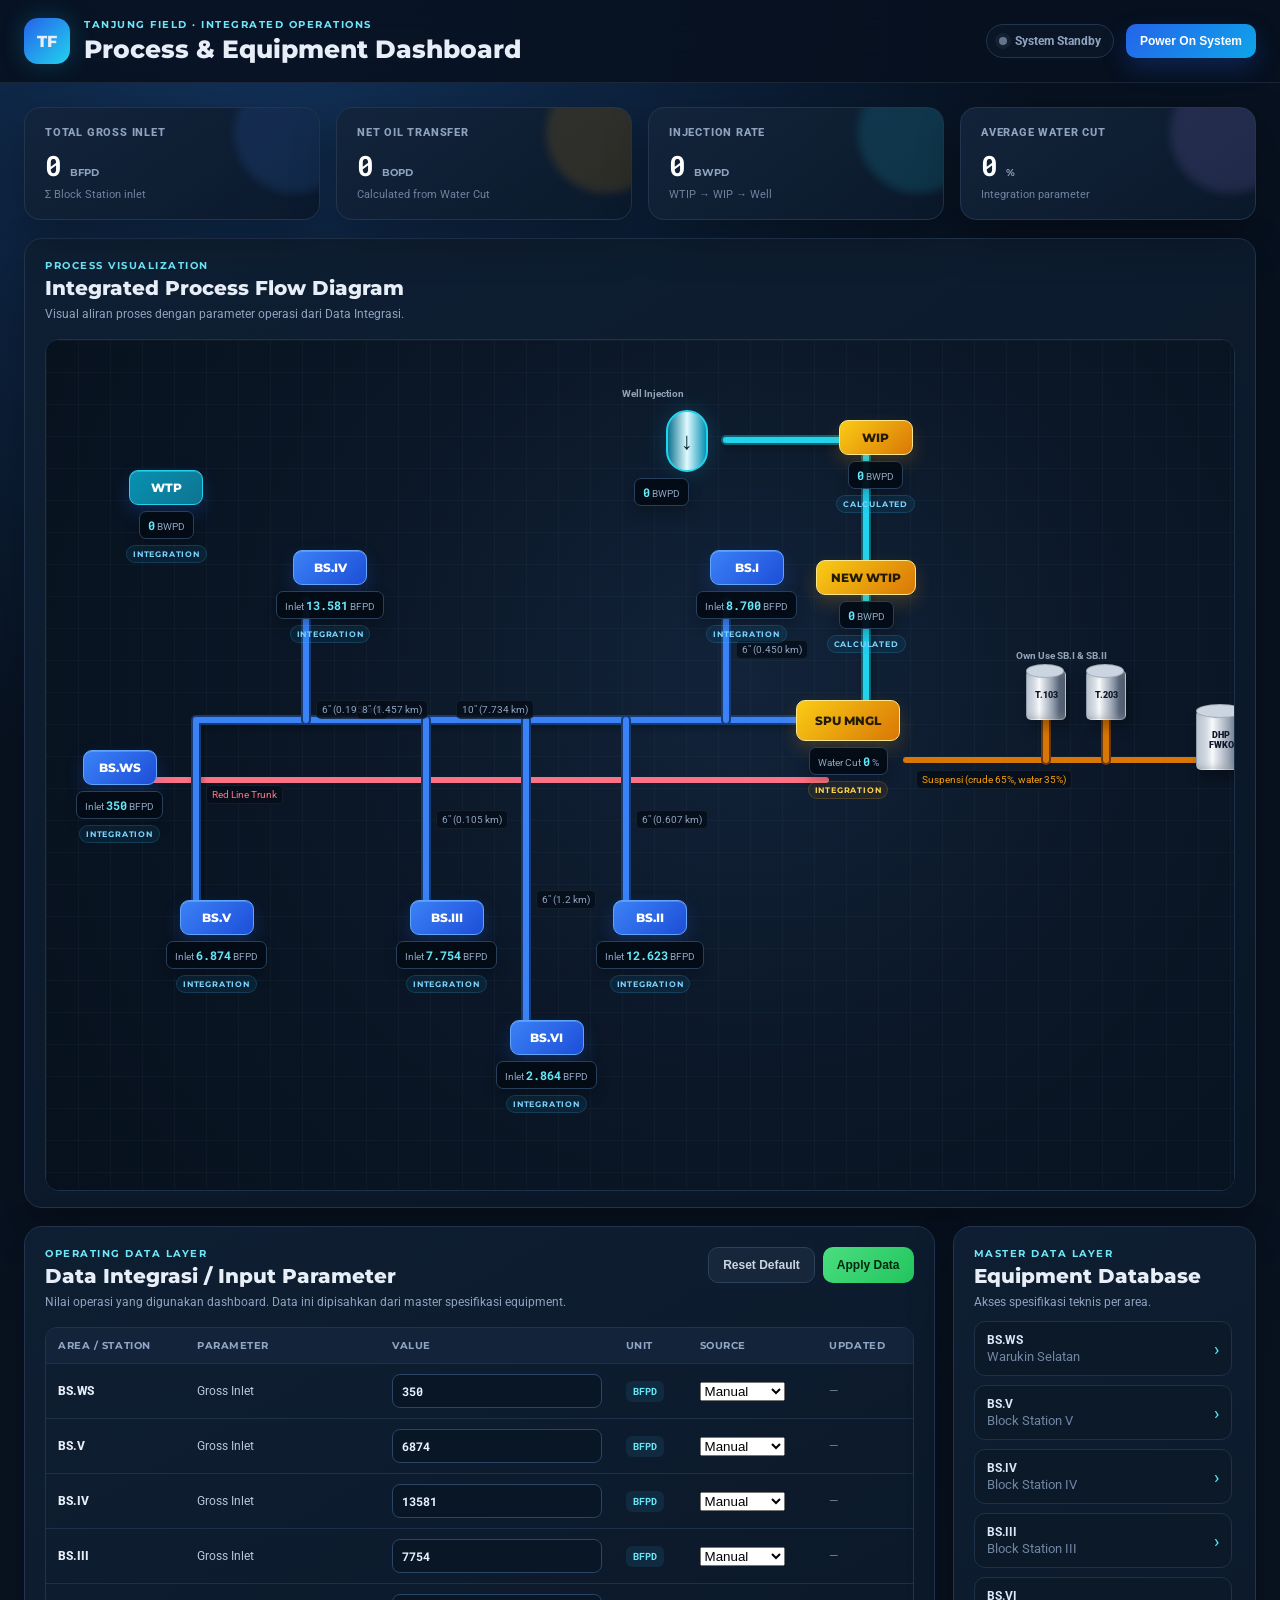
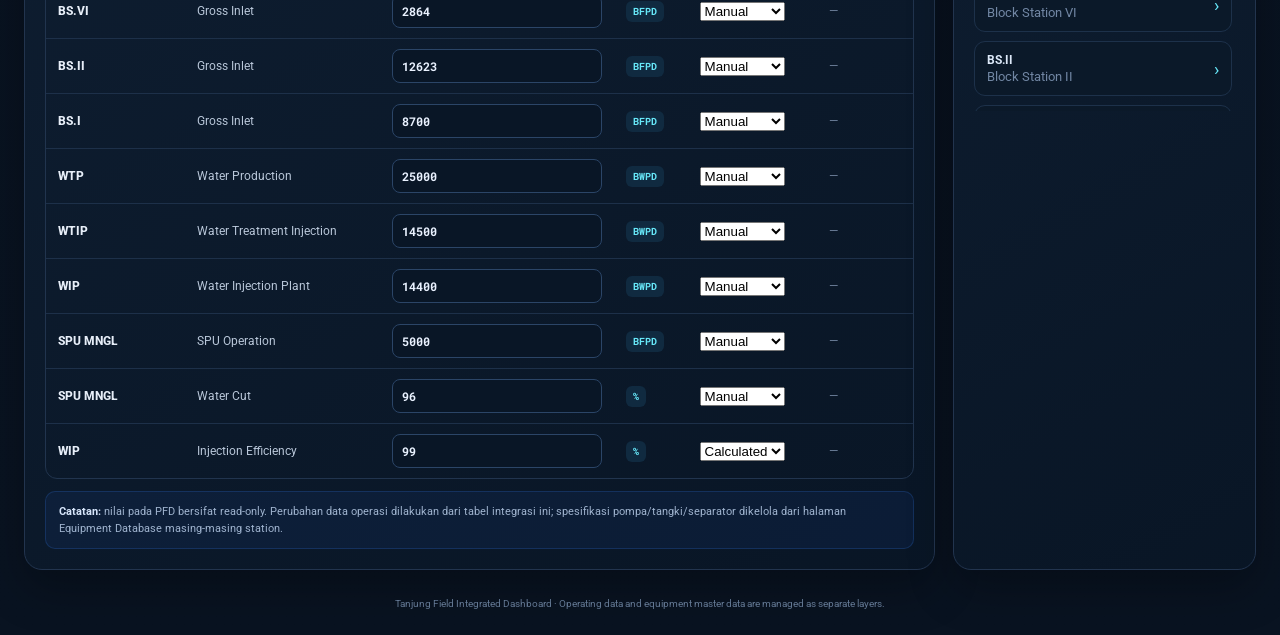
<file: index.html>
<!DOCTYPE html>
<html lang="id">
<head>
  <meta charset="UTF-8">
  <meta name="viewport" content="width=device-width, initial-scale=1.0">
  <title>Integrated PFD Tanjung Field</title>
  <link href="https://fonts.googleapis.com/css2?family=Montserrat:wght@600;700;800&family=Roboto+Mono:wght@500;700&family=Roboto:wght@400;500;700&display=swap" rel="stylesheet">
  <link rel="stylesheet" href="style.css">
</head>
<body>
  <header class="app-header">
    <div class="brand-block">
      <div class="brand-mark">TF</div>
      <div>
        <div class="eyebrow">TANJUNG FIELD · INTEGRATED OPERATIONS</div>
        <h1>Process & Equipment Dashboard</h1>
      </div>
    </div>
    <div class="header-actions">
      <div class="system-pill"><span class="status-dot"></span><span id="systemStatusText">System Standby</span></div>
      <button id="toggleBtn" class="btn btn-primary">Power On System</button>
    </div>
  </header>

  <main class="dashboard-shell">
    <section class="overview-grid">
      <article class="metric-card metric-blue">
        <div class="metric-label">Total Gross Inlet</div>
        <div class="metric-value"><span id="val-bfpd">0</span><small>BFPD</small></div>
        <div class="metric-foot">Σ Block Station inlet</div>
      </article>
      <article class="metric-card metric-amber">
        <div class="metric-label">Net Oil Transfer</div>
        <div class="metric-value"><span id="val-bopd">0</span><small>BOPD</small></div>
        <div class="metric-foot">Calculated from Water Cut</div>
      </article>
      <article class="metric-card metric-cyan">
        <div class="metric-label">Injection Rate</div>
        <div class="metric-value"><span id="val-inj">0</span><small>BWPD</small></div>
        <div class="metric-foot">WTIP → WIP → Well</div>
      </article>
      <article class="metric-card metric-violet">
        <div class="metric-label">Average Water Cut</div>
        <div class="metric-value"><span id="val-wc-top">0</span><small>%</small></div>
        <div class="metric-foot">Integration parameter</div>
      </article>
    </section>

    <!-- PFD DI ATAS -->
    <section class="panel pfd-section">
      <div class="panel-heading pfd-heading">
        <div>
          <div class="eyebrow">PROCESS VISUALIZATION</div>
          <h2>Integrated Process Flow Diagram</h2>
          <p>Visual aliran proses dengan parameter operasi dari Data Integrasi.</p>
        </div>
        <div class="legend"></div>
      </div>

      <div class="pfd-scroll">
        <div class="pfd-board">
          <svg class="pipe-network" width="1400" height="850" viewBox="0 0 1400 850" aria-label="Process flow network">
            <defs>
              <filter id="shadow"><feDropShadow dx="2" dy="4" stdDeviation="3" flood-opacity="0.25"/></filter>
            </defs>
            <polyline points="70,440 780,440" class="pipe-bg red" filter="url(#shadow)"/><polyline points="70,440 780,440" class="pipe-fg red"/><polyline points="70,440 780,440" class="pipe-flow red-flow"/>
            <polyline points="150,560 150,380 780,380" class="pipe-bg blue" filter="url(#shadow)"/><polyline points="150,560 150,380 780,380" class="pipe-fg blue"/><polyline points="150,560 150,380 780,380" class="pipe-flow blue-flow"/>
            <polyline points="260,260 260,380" class="pipe-bg blue"/><polyline points="260,260 260,380" class="pipe-fg blue"/><polyline points="260,260 260,380" class="pipe-flow blue-flow"/>
            <polyline points="380,560 380,380" class="pipe-bg blue"/><polyline points="380,560 380,380" class="pipe-fg blue"/><polyline points="380,560 380,380" class="pipe-flow blue-flow"/>
            <polyline points="480,680 480,380" class="pipe-bg blue"/><polyline points="480,680 480,380" class="pipe-fg blue"/><polyline points="480,680 480,380" class="pipe-flow blue-flow"/>
            <polyline points="580,560 580,380" class="pipe-bg blue"/><polyline points="580,560 580,380" class="pipe-fg blue"/><polyline points="580,560 580,380" class="pipe-flow blue-flow"/>
            <polyline points="680,260 680,380" class="pipe-bg blue"/><polyline points="680,260 680,380" class="pipe-fg blue"/><polyline points="680,260 680,380" class="pipe-flow blue-flow"/>
            <polyline points="820,380 820,240 820,100 680,100" class="pipe-bg cyan" filter="url(#shadow)"/><polyline points="820,380 820,240 820,100 680,100" class="pipe-fg cyan"/><polyline points="820,380 820,240 820,100 680,100" class="pipe-flow cyan-flow"/>
            <polyline points="860,420 1280,420" class="pipe-bg brown" filter="url(#shadow)"/><polyline points="860,420 1280,420" class="pipe-fg brown"/><polyline points="860,420 1280,420" class="pipe-flow brown-flow"/>
            <polyline points="1000,420 1000,380" class="pipe-bg brown"/><polyline points="1000,420 1000,380" class="pipe-fg brown"/>
            <polyline points="1060,420 1060,380" class="pipe-bg brown"/><polyline points="1060,420 1060,380" class="pipe-fg brown"/>
          </svg>

          <div class="pipe-label" style="top:445px;left:160px;color:#fb7185">Red Line Trunk</div>
          <div class="pipe-label" style="top:360px;left:270px">6&quot; (0.195 km)</div><div class="pipe-label" style="top:360px;left:310px">8&quot; (1.457 km)</div><div class="pipe-label" style="top:360px;left:410px">10&quot; (7.734 km)</div>
          <div class="pipe-label" style="top:470px;left:390px">6&quot; (0.105 km)</div><div class="pipe-label" style="top:550px;left:490px">6&quot; (1.2 km)</div><div class="pipe-label" style="top:470px;left:590px">6&quot; (0.607 km)</div><div class="pipe-label" style="top:300px;left:690px">6&quot; (0.450 km)</div>

          <div class="plant-group" style="top:130px;left:80px"><a class="station-3d cyan-theme" href="detail_wtp.html" target="_blank">WTP</a><div class="plant-meter"><span id="v-wtp">0</span> BWPD</div><div class="data-tag">INTEGRATION</div></div>
          <div class="plant-group" style="top:410px;left:30px"><a class="station-3d" href="detail_bs_ws.html" target="_blank">BS.WS</a><div class="plant-meter">Inlet <span id="v-ws-input">0</span> BFPD</div><div class="data-tag">INTEGRATION</div></div>
          <div class="plant-group" style="top:560px;left:120px"><a class="station-3d" href="detail_bs_v.html" target="_blank">BS.V</a><div class="plant-meter">Inlet <span id="v-v-input">0</span> BFPD</div><div class="data-tag">INTEGRATION</div></div>
          <div class="plant-group" style="top:210px;left:230px"><a class="station-3d" href="detail_bs_iv.html" target="_blank">BS.IV</a><div class="plant-meter">Inlet <span id="v-iv-input">0</span> BFPD</div><div class="data-tag">INTEGRATION</div></div>
          <div class="plant-group" style="top:560px;left:350px"><a class="station-3d" href="detail_bs_iii.html" target="_blank">BS.III</a><div class="plant-meter">Inlet <span id="v-iii-input">0</span> BFPD</div><div class="data-tag">INTEGRATION</div></div>
          <div class="plant-group" style="top:680px;left:450px"><a class="station-3d" href="detail_bs_vi.html" target="_blank">BS.VI</a><div class="plant-meter">Inlet <span id="v-vi-input">0</span> BFPD</div><div class="data-tag">INTEGRATION</div></div>
          <div class="plant-group" style="top:560px;left:550px"><a class="station-3d" href="detail_bs_ii.html" target="_blank">BS.II</a><div class="plant-meter">Inlet <span id="v-ii-input">0</span> BFPD</div><div class="data-tag">INTEGRATION</div></div>
          <div class="plant-group" style="top:210px;left:650px"><a class="station-3d" href="detail_bs_i.html" target="_blank">BS.I</a><div class="plant-meter">Inlet <span id="v-i-input">0</span> BFPD</div><div class="data-tag">INTEGRATION</div></div>

          <div class="plant-group" style="top:360px;left:750px"><a class="station-3d yellow-theme large-station" href="detail_spu.html" target="_blank">SPU MNGL</a><div class="plant-meter">Water Cut <span id="v-wc">0</span> %</div><div class="data-tag amber-tag">INTEGRATION</div></div>
          <div class="plant-group" style="top:220px;left:770px"><a class="station-3d yellow-theme" href="detail_wtip.html" target="_blank">NEW WTIP</a><div class="plant-meter"><span id="v-wtip">0</span> BWPD</div><div class="data-tag">CALCULATED</div></div>
          <div class="plant-group" style="top:80px;left:790px"><a class="station-3d yellow-theme" href="detail_wip.html" target="_blank">WIP</a><div class="plant-meter"><span id="v-wip">0</span> BWPD</div><div class="data-tag">CALCULATED</div></div>

          <div class="injection-well" style="top:70px;left:620px"><span>↓</span></div><div class="well-label" style="top:48px;left:576px">Well Injection</div><div class="plant-meter static-meter" style="top:138px;left:588px"><span id="v-well-inj">0</span> BWPD</div>
          <div class="small-label" style="top:310px;left:970px">Own Use SB.I & SB.II</div>
          <div class="tank-3d tank-gray" style="top:330px;left:980px;width:40px;height:50px"><div class="lid"></div>T.103</div><div class="tank-3d tank-gray" style="top:330px;left:1040px;width:40px;height:50px"><div class="lid"></div>T.203</div>
          <div class="tank-3d tank-gray" style="top:370px;left:1150px;width:50px;height:60px"><div class="lid"></div>DHP<br>FWKO</div><div class="tank-3d tank-blue" style="top:370px;left:1250px;width:60px;height:60px"><div class="lid"></div>Tangki R<br>RU V</div>
          <div class="pipe-label" style="top:430px;left:870px;color:#f59e0b">Suspensi (crude 65%, water 35%)</div>
        </div>
      </div>
    </section>

    <!-- DATA INTEGRASI & EQUIPMENT DATABASE -->
    <section class="workspace-grid">
      <article class="panel integration-panel">
        <div class="panel-heading">
          <div>
            <div class="eyebrow">OPERATING DATA LAYER</div>
            <h2>Data Integrasi / Input Parameter</h2>
            <p>Nilai operasi yang digunakan dashboard. Data ini dipisahkan dari master spesifikasi equipment.</p>
          </div>
          <div class="panel-actions">
            <button id="resetIntegrationBtn" class="btn btn-secondary">Reset Default</button>
            <button id="applyIntegrationBtn" class="btn btn-success">Apply Data</button>
          </div>
        </div>

        <div class="integration-table-wrap">
          <table class="integration-table">
            <thead>
              <tr>
                <th>Area / Station</th>
                <th>Parameter</th>
                <th>Value</th>
                <th>Unit</th>
                <th>Source</th>
                <th>Updated</th>
              </tr>
            </thead>
            <tbody id="integrationRows"></tbody>
          </table>
        </div>
        <div class="integration-note"><strong>Catatan:</strong> nilai pada PFD bersifat read-only. Perubahan data operasi dilakukan dari tabel integrasi ini; spesifikasi pompa/tangki/separator dikelola dari halaman Equipment Database masing-masing station.</div>
      </article>

      <aside class="panel db-panel">
        <div class="panel-heading compact">
          <div>
            <div class="eyebrow">MASTER DATA LAYER</div>
            <h2>Equipment Database</h2>
            <p>Akses spesifikasi teknis per area.</p>
          </div>
        </div>
        <div id="equipmentLinks" class="equipment-link-list"></div>
      </aside>
    </section>
  </main>

  <footer class="app-footer">Tanjung Field Integrated Dashboard · Operating data and equipment master data are managed as separate layers.</footer>
  <div id="toast" class="toast" role="status"></div>
  <script src="script.js"></script>
</body>
</html>
</file>
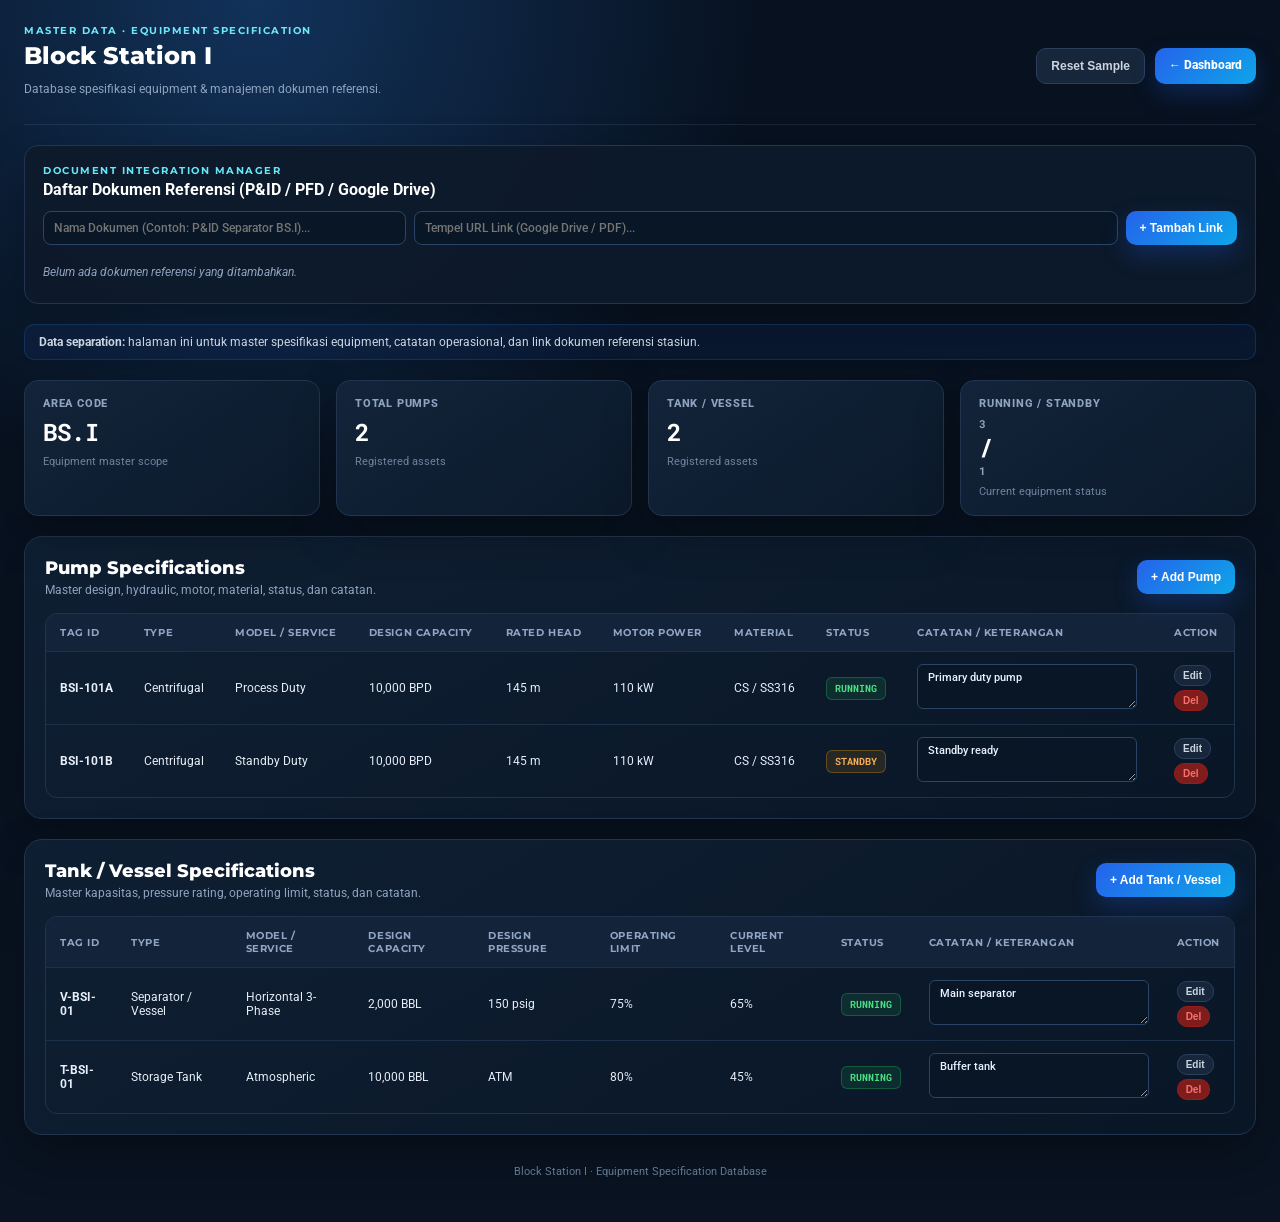
<file: detail_bs_i.html>
<!DOCTYPE html>
<html lang="id">
<head>
  <meta charset="UTF-8"><meta name="viewport" content="width=device-width, initial-scale=1.0">
  <title>Block Station I - Equipment Database</title>
  <link href="https://fonts.googleapis.com/css2?family=Montserrat:wght@600;700;800&family=Roboto+Mono:wght@500;700&family=Roboto:wght@400;500;700&display=swap" rel="stylesheet">
  <link rel="stylesheet" href="equipment.css">
</head>
<body>
  <main class="page-shell">
    <header class="topbar">
      <div><div class="eyebrow">MASTER DATA · EQUIPMENT SPECIFICATION</div><h1 id="pageTitle">Block Station I</h1><p class="subtext">Database spesifikasi equipment & manajemen dokumen referensi.</p></div>
      <div class="top-actions"><button class="btn btn-secondary" onclick="resetDb()">Reset Sample</button><a class="btn btn-primary" href="index.html">← Dashboard</a></div>
    </header>

    <!-- PANEL MULTIPLE DOKUMEN REFERENSI (MANAGER) -->
    <section class="section-card" style="margin-bottom: 20px; background: rgba(13, 26, 43, 0.95); border: 1px solid #22344e; padding: 18px; border-radius: 14px;">
      <div style="margin-bottom: 12px;">
        <div class="eyebrow" style="color: #67e8f9;">DOCUMENT INTEGRATION MANAGER</div>
        <h3 style="margin: 3px 0 0; font-size: 16px; color: #fff;">Daftar Dokumen Referensi (P&ID / PFD / Google Drive)</h3>
      </div>
      
      <!-- Input Tambah Dokumen -->
      <div style="display:flex; gap:8px; flex-wrap:wrap; margin-bottom: 14px;">
        <input type="text" id="docNameInput" class="value-input" placeholder="Nama Dokumen (Contoh: P&ID Separator BS.I)..." style="flex: 1; min-width: 200px; background:#091626; border:1px solid #2b4567; color:#eaf2ff; padding:8px 10px; border-radius:8px; font-size:12px;">
        <input type="url" id="docUrlInput" class="value-input" placeholder="Tempel URL Link (Google Drive / PDF)..." style="flex: 2; min-width: 250px; background:#091626; border:1px solid #2b4567; color:#eaf2ff; padding:8px 10px; border-radius:8px; font-size:12px;">
        <button class="btn btn-primary" onclick="addStationDoc()" style="white-space:nowrap;">+ Tambah Link</button>
      </div>

      <!-- Container List Dokumen -->
      <div id="docListContainer" style="display: flex; flex-direction: column; gap: 8px; max-height: 220px; overflow-y: auto;"></div>
    </section>

    <div class="info-strip"><strong>Data separation:</strong> halaman ini untuk master spesifikasi equipment, catatan operasional, dan link dokumen referensi stasiun.</div>
    
    <section class="summary-grid">
      <article class="summary-card"><span>Area Code</span><strong id="areaCode">BS.I</strong><small>Equipment master scope</small></article>
      <article class="summary-card"><span>Total Pumps</span><strong id="pumpCount">0</strong><small>Registered assets</small></article>
      <article class="summary-card"><span>Tank / Vessel</span><strong id="vesselCount">0</strong><small>Registered assets</small></article>
      <article class="summary-card"><span>Running / Standby</span><strong><span id="runningCount">0</span> / <span id="standbyCount">0</span></strong><small>Current equipment status</small></article>
    </section>

    <!-- PUMP SPECIFICATIONS -->
    <section class="section-card">
      <div class="section-head">
        <div><h2>Pump Specifications</h2><p>Master design, hydraulic, motor, material, status, dan catatan.</p></div>
        <button class="btn btn-primary" onclick="openModal('pumps')">+ Add Pump</button>
      </div>
      <div class="table-wrap">
        <table class="data-table">
          <thead>
            <tr>
              <th>Tag ID</th>
              <th>Type</th>
              <th>Model / Service</th>
              <th>Design Capacity</th>
              <th>Rated Head</th>
              <th>Motor Power</th>
              <th>Material</th>
              <th>Status</th>
              <th>Catatan / Keterangan</th>
              <th>Action</th>
            </tr>
          </thead>
          <tbody id="pumpBody"></tbody>
        </table>
      </div>
    </section>

    <!-- TANK / VESSEL SPECIFICATIONS -->
    <section class="section-card">
      <div class="section-head">
        <div><h2>Tank / Vessel Specifications</h2><p>Master kapasitas, pressure rating, operating limit, status, dan catatan.</p></div>
        <button class="btn btn-primary" onclick="openModal('vessels')">+ Add Tank / Vessel</button>
      </div>
      <div class="table-wrap">
        <table class="data-table">
          <thead>
            <tr>
              <th>Tag ID</th>
              <th>Type</th>
              <th>Model / Service</th>
              <th>Design Capacity</th>
              <th>Design Pressure</th>
              <th>Operating Limit</th>
              <th>Current Level</th>
              <th>Status</th>
              <th>Catatan / Keterangan</th>
              <th>Action</th>
            </tr>
          </thead>
          <tbody id="vesselBody"></tbody>
        </table>
      </div>
    </section>

    <div class="footer">Block Station I · Equipment Specification Database</div>
  </main>

  <div id="crudModal" class="modal">
    <div class="modal-card">
      <div class="modal-head"><h3 id="modalTitle">Add Equipment</h3></div>
      <div class="modal-body">
        <div class="form-grid">
          <div class="form-group"><label>Tag ID</label><input id="f-tag" placeholder="P-101A / V-201"></div>
          <div class="form-group"><label>Status</label><select id="f-status"><option>RUNNING</option><option>STANDBY</option><option>REPAIR</option></select></div>
          <div class="form-group"><label>Type</label><input id="f-type" placeholder="Centrifugal / Separator"></div>
          <div class="form-group"><label>Model / Service</label><input id="f-model" placeholder="Service / model"></div>
          <div class="form-group"><label>Design Capacity</label><input id="f-design" placeholder="10,000 BPD / 2,000 BBL"></div>
          <div class="form-group"><label id="fieldHeadLabel">Rated Head</label><input id="f-head" placeholder="145 m / 150 psig"></div>
          <div class="form-group"><label id="fieldPowerLabel">Motor Power</label><input id="f-power" placeholder="110 kW / 75%"></div>
          <div class="form-group"><label id="fieldMaterialLabel">Material</label><input id="f-material" placeholder="CS / SS316 / 65%"></div>
          <div class="form-group" style="grid-column: span 2;"><label>Catatan / Keterangan</label><textarea id="f-note" placeholder="Catatan khusus equipment..." style="width:100%; background:#091626; border:1px solid #2b4567; color:#eaf2ff; padding:8px; border-radius:8px; font-family:inherit; min-height:70px; resize:vertical;"></textarea></div>
        </div>
        <div class="modal-actions"><button class="btn btn-secondary" onclick="closeModal()">Cancel</button><button class="btn btn-primary" onclick="submitForm()">Save Data</button></div>
      </div>
    </div>
  </div>

  <script>
    window.EQUIPMENT_PAGE={code:'BS.I',name:'Block Station I',prefix:'BSI'};
    
    // Script Multi-Link Dokumen Referensi
    const docStorageKey = 'tanjung_docs_bs_i';

    function getSavedDocs() {
      try {
        return JSON.parse(localStorage.getItem(docStorageKey)) || [];
      } catch(e) {
        return [];
      }
    }

    function renderDocList() {
      const docs = getSavedDocs();
      const container = document.getElementById('docListContainer');
      if(!container) return;

      if(docs.length === 0) {
        container.innerHTML = '<div style="color: #8fa3bf; font-size: 12px; font-style: italic; padding: 6px 0;">Belum ada dokumen referensi yang ditambahkan.</div>';
        return;
      }

      container.innerHTML = docs.map((doc, index) => `
        <div style="display: flex; align-items: center; justify-content: space-between; background: #091626; border: 1px solid #21344e; padding: 8px 12px; border-radius: 8px; gap: 10px;">
          <div style="overflow: hidden; text-overflow: ellipsis; white-space: nowrap; flex: 1;">
            <strong style="color: #67e8f9; font-size: 12px; display: block; margin-bottom: 2px;">${doc.name}</strong>
            <a href="${doc.url}" target="_blank" style="color: #93c5fd; font-size: 11px; text-decoration: none; font-family: 'Roboto Mono', monospace;">${doc.url}</a>
          </div>
          <div style="display: flex; gap: 6px; flex-shrink: 0;">
            <a href="${doc.url}" target="_blank" class="btn btn-success" style="padding: 4px 10px; font-size: 10px; text-decoration: none;">Buka</a>
            <button class="btn btn-secondary" onclick="deleteDoc(${index})" style="padding: 4px 10px; font-size: 10px; background: #7f1d1d; border-color: #991b1b; color: #f87171;">Hapus</button>
          </div>
        </div>
      `).join('');
    }

    function addStationDoc() {
      const nameInput = document.getElementById('docNameInput');
      const urlInput = document.getElementById('docUrlInput');
      
      const name = nameInput.value.trim();
      const url = urlInput.value.trim();

      if(!name || !url) {
        alert('Mohon isi Nama Dokumen dan URL Link terlebih dahulu!');
        return;
      }

      const docs = getSavedDocs();
      docs.push({ name, url });
      localStorage.setItem(docStorageKey, JSON.stringify(docs));

      nameInput.value = '';
      urlInput.value = '';
      renderDocList();
      alert('Dokumen referensi berhasil ditambahkan!');
    }

    function deleteDoc(index) {
      if(confirm('Apakah Anda yakin ingin menghapus link dokumen ini?')) {
        const docs = getSavedDocs();
        docs.splice(index, 1);
        localStorage.setItem(docStorageKey, JSON.stringify(docs));
        renderDocList();
      }
    }

    window.addEventListener('DOMContentLoaded', renderDocList);
  </script>
  <script src="equipment.js"></script>
</body>
</html>
</file>
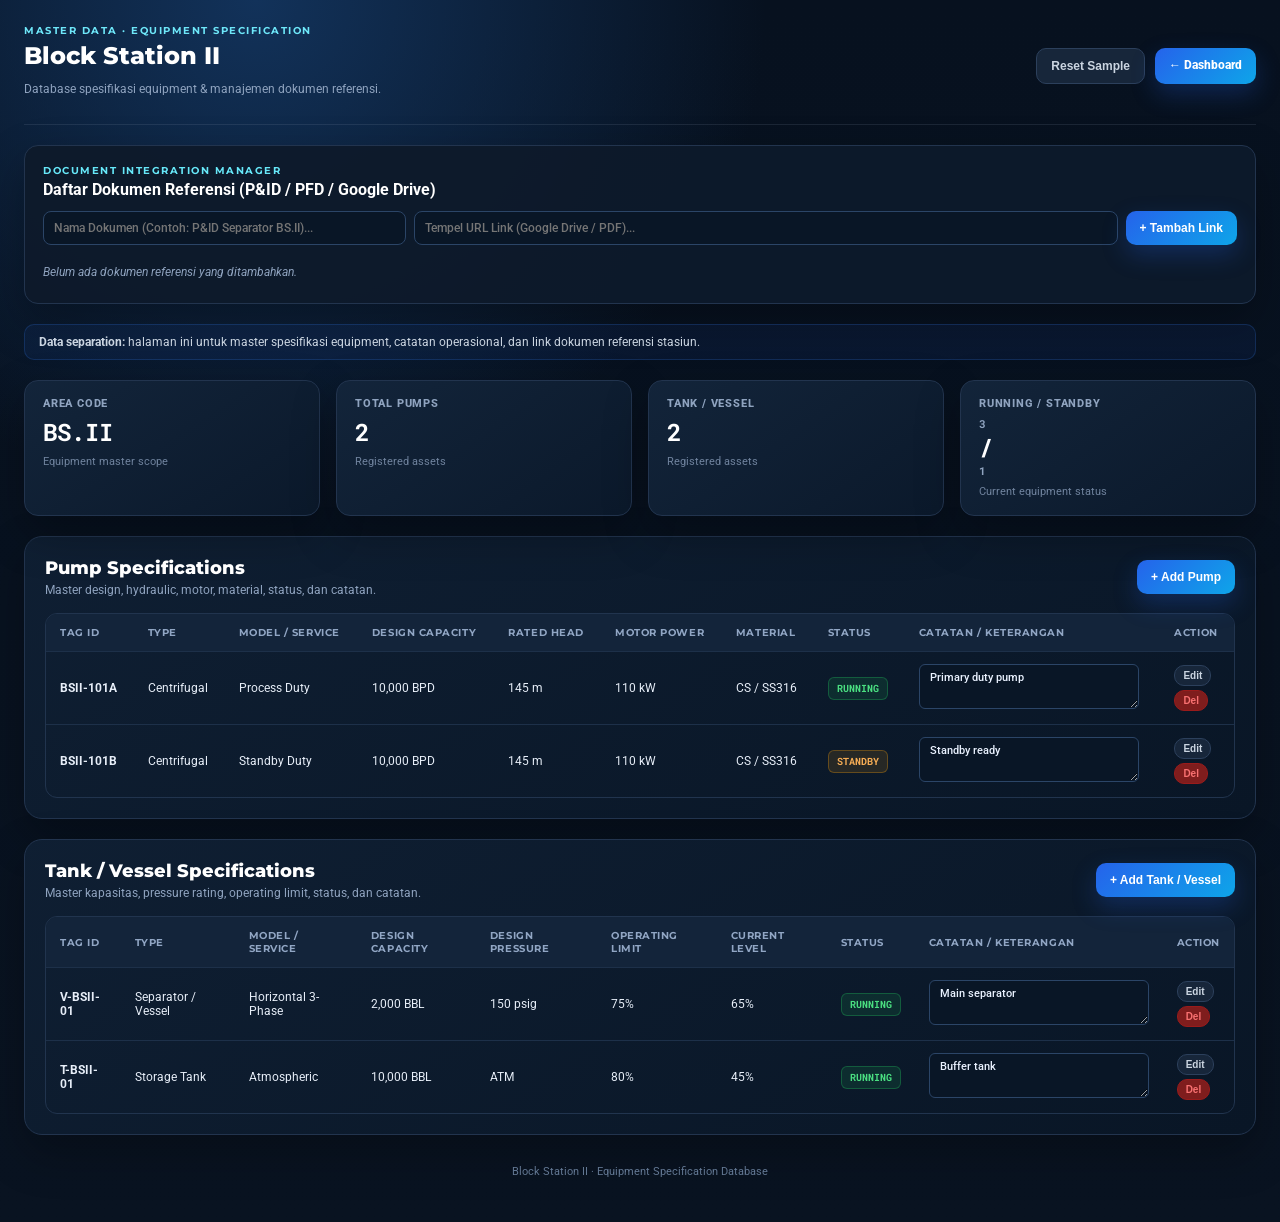
<file: detail_bs_ii.html>
<!DOCTYPE html>
<html lang="id">
<head>
  <meta charset="UTF-8"><meta name="viewport" content="width=device-width, initial-scale=1.0">
  <title>Block Station II - Equipment Database</title>
  <link href="https://fonts.googleapis.com/css2?family=Montserrat:wght@600;700;800&family=Roboto+Mono:wght@500;700&family=Roboto:wght@400;500;700&display=swap" rel="stylesheet">
  <link rel="stylesheet" href="equipment.css">
</head>
<body>
  <main class="page-shell">
    <header class="topbar">
      <div><div class="eyebrow">MASTER DATA · EQUIPMENT SPECIFICATION</div><h1 id="pageTitle">Block Station II</h1><p class="subtext">Database spesifikasi equipment & manajemen dokumen referensi.</p></div>
      <div class="top-actions"><button class="btn btn-secondary" onclick="resetDb()">Reset Sample</button><a class="btn btn-primary" href="index.html">← Dashboard</a></div>
    </header>

    <!-- PANEL MULTIPLE DOKUMEN REFERENSI -->
    <section class="section-card" style="margin-bottom: 20px; background: rgba(13, 26, 43, 0.95); border: 1px solid #22344e; padding: 18px; border-radius: 14px;">
      <div style="margin-bottom: 12px;">
        <div class="eyebrow" style="color: #67e8f9;">DOCUMENT INTEGRATION MANAGER</div>
        <h3 style="margin: 3px 0 0; font-size: 16px; color: #fff;">Daftar Dokumen Referensi (P&ID / PFD / Google Drive)</h3>
      </div>
      
      <div style="display:flex; gap:8px; flex-wrap:wrap; margin-bottom: 14px;">
        <input type="text" id="docNameInput" class="value-input" placeholder="Nama Dokumen (Contoh: P&ID Separator BS.II)..." style="flex: 1; min-width: 200px; background:#091626; border:1px solid #2b4567; color:#eaf2ff; padding:8px 10px; border-radius:8px; font-size:12px;">
        <input type="url" id="docUrlInput" class="value-input" placeholder="Tempel URL Link (Google Drive / PDF)..." style="flex: 2; min-width: 250px; background:#091626; border:1px solid #2b4567; color:#eaf2ff; padding:8px 10px; border-radius:8px; font-size:12px;">
        <button class="btn btn-primary" onclick="addStationDoc()" style="white-space:nowrap;">+ Tambah Link</button>
      </div>

      <div id="docListContainer" style="display: flex; flex-direction: column; gap: 8px; max-height: 220px; overflow-y: auto;"></div>
    </section>

    <div class="info-strip"><strong>Data separation:</strong> halaman ini untuk master spesifikasi equipment, catatan operasional, dan link dokumen referensi stasiun.</div>
    
    <section class="summary-grid">
      <article class="summary-card"><span>Area Code</span><strong id="areaCode">BS.II</strong><small>Equipment master scope</small></article>
      <article class="summary-card"><span>Total Pumps</span><strong id="pumpCount">0</strong><small>Registered assets</small></article>
      <article class="summary-card"><span>Tank / Vessel</span><strong id="vesselCount">0</strong><small>Registered assets</small></article>
      <article class="summary-card"><span>Running / Standby</span><strong><span id="runningCount">0</span> / <span id="standbyCount">0</span></strong><small>Current equipment status</small></article>
    </section>

    <!-- PUMP SPECIFICATIONS -->
    <section class="section-card">
      <div class="section-head">
        <div><h2>Pump Specifications</h2><p>Master design, hydraulic, motor, material, status, dan catatan.</p></div>
        <button class="btn btn-primary" onclick="openModal('pumps')">+ Add Pump</button>
      </div>
      <div class="table-wrap">
        <table class="data-table">
          <thead>
            <tr>
              <th>Tag ID</th>
              <th>Type</th>
              <th>Model / Service</th>
              <th>Design Capacity</th>
              <th>Rated Head</th>
              <th>Motor Power</th>
              <th>Material</th>
              <th>Status</th>
              <th>Catatan / Keterangan</th>
              <th>Action</th>
            </tr>
          </thead>
          <tbody id="pumpBody"></tbody>
        </table>
      </div>
    </section>

    <!-- TANK / VESSEL SPECIFICATIONS -->
    <section class="section-card">
      <div class="section-head">
        <div><h2>Tank / Vessel Specifications</h2><p>Master kapasitas, pressure rating, operating limit, status, dan catatan.</p></div>
        <button class="btn btn-primary" onclick="openModal('vessels')">+ Add Tank / Vessel</button>
      </div>
      <div class="table-wrap">
        <table class="data-table">
          <thead>
            <tr>
              <th>Tag ID</th>
              <th>Type</th>
              <th>Model / Service</th>
              <th>Design Capacity</th>
              <th>Design Pressure</th>
              <th>Operating Limit</th>
              <th>Current Level</th>
              <th>Status</th>
              <th>Catatan / Keterangan</th>
              <th>Action</th>
            </tr>
          </thead>
          <tbody id="vesselBody"></tbody>
        </table>
      </div>
    </section>

    <div class="footer">Block Station II · Equipment Specification Database</div>
  </main>

  <div id="crudModal" class="modal" style="display:none; position:fixed; inset:0; background:rgba(0,0,0,0.7); z-index:100; align-items:center; justify-content:center;">
    <div class="modal-card" style="background:#0d1a2b; border:1px solid #22344e; padding:24px; border-radius:16px; width:100%; max-width:600px;">
      <div class="modal-head" style="margin-bottom:16px;"><h3 id="modalTitle" style="margin:0; font-size:18px; color:#fff;">Add Equipment</h3></div>
      <div class="modal-body">
        <div class="form-grid" style="display:grid; grid-template-columns:1fr 1fr; gap:12px;">
          <div class="form-group"><label style="font-size:11px; color:#8fa3bf; display:block; margin-bottom:4px;">Tag ID</label><input id="f-tag" class="value-input" placeholder="P-101A / V-201" style="width:100%;"></div>
          <div class="form-group"><label style="font-size:11px; color:#8fa3bf; display:block; margin-bottom:4px;">Status</label><select id="f-status" class="value-input" style="width:100%;"><option>RUNNING</option><option>STANDBY</option><option>REPAIR</option></select></div>
          <div class="form-group"><label style="font-size:11px; color:#8fa3bf; display:block; margin-bottom:4px;">Type</label><input id="f-type" class="value-input" placeholder="Centrifugal / Separator" style="width:100%;"></div>
          <div class="form-group"><label style="font-size:11px; color:#8fa3bf; display:block; margin-bottom:4px;">Model / Service</label><input id="f-model" class="value-input" placeholder="Service / model" style="width:100%;"></div>
          <div class="form-group"><label style="font-size:11px; color:#8fa3bf; display:block; margin-bottom:4px;">Design Capacity</label><input id="f-design" class="value-input" placeholder="10,000 BPD / 2,000 BBL" style="width:100%;"></div>
          <div class="form-group"><label id="fieldHeadLabel" style="font-size:11px; color:#8fa3bf; display:block; margin-bottom:4px;">Rated Head</label><input id="f-head" class="value-input" placeholder="145 m / 150 psig" style="width:100%;"></div>
          <div class="form-group"><label id="fieldPowerLabel" style="font-size:11px; color:#8fa3bf; display:block; margin-bottom:4px;">Motor Power</label><input id="f-power" class="value-input" placeholder="110 kW / 75%" style="width:100%;"></div>
          <div class="form-group"><label id="fieldMaterialLabel" style="font-size:11px; color:#8fa3bf; display:block; margin-bottom:4px;">Material</label><input id="f-material" class="value-input" placeholder="CS / SS316 / 65%" style="width:100%;"></div>
          <div class="form-group" style="grid-column: span 2;"><label style="font-size:11px; color:#8fa3bf; display:block; margin-bottom:4px;">Catatan / Keterangan</label><textarea id="f-note" placeholder="Catatan khusus equipment..." style="width:100%; background:#091626; border:1px solid #2b4567; color:#eaf2ff; padding:8px; border-radius:8px; font-family:inherit; min-height:70px; resize:vertical;"></textarea></div>
        </div>
        <div class="modal-actions" style="display:flex; justify-content:flex-end; gap:8px; margin-top:20px;">
          <button class="btn btn-secondary" onclick="closeModal()">Cancel</button>
          <button class="btn btn-primary" onclick="submitForm()">Save Data</button>
        </div>
      </div>
    </div>
  </div>

  <script>
    window.EQUIPMENT_PAGE = { code: 'BS.II', name: 'Block Station II', prefix: 'BSII' };
    const page = window.EQUIPMENT_PAGE;
    const storageKey = 'tanjung_equip_' + page.code.toLowerCase().replace('.', '_');
    const docStorageKey = 'tanjung_docs_bs_ii';

    let db = loadDb();

    function defaultDb() {
      return {
        pumps: [
          { tag: page.prefix + '-101A', type: 'Centrifugal', model: 'Process Duty', design: '10,000 BPD', head: '145 m', power: '110 kW', material: 'CS / SS316', status: 'RUNNING', note: 'Primary duty pump' },
          { tag: page.prefix + '-101B', type: 'Centrifugal', model: 'Standby Duty', design: '10,000 BPD', head: '145 m', power: '110 kW', material: 'CS / SS316', status: 'STANDBY', note: 'Standby ready' }
        ],
        vessels: [
          { tag: 'V-' + page.prefix + '-01', type: 'Separator / Vessel', model: 'Horizontal 3-Phase', design: '2,000 BBL', pressure: '150 psig', limit: '75%', level: '65%', status: 'RUNNING', note: 'Main separator' },
          { tag: 'T-' + page.prefix + '-01', type: 'Storage Tank', model: 'Atmospheric', design: '10,000 BBL', pressure: 'ATM', limit: '80%', level: '45%', status: 'RUNNING', note: 'Buffer tank' }
        ]
      };
    }

    function loadDb() {
      try {
        const data = JSON.parse(localStorage.getItem(storageKey));
        return (data && data.pumps && data.vessels) ? data : defaultDb();
      } catch(e) {
        return defaultDb();
      }
    }

    function saveDb() {
      localStorage.setItem(storageKey, JSON.stringify(db));
      render();
    }

    window.resetDb = function() {
      if(confirm('Kembalikan data spesifikasi ke awal?')) {
        db = defaultDb();
        saveDb();
      }
    };

    function render() {
      document.getElementById('pageTitle').textContent = page.name;
      document.getElementById('areaCode').textContent = page.code;

      const pumps = db.pumps || [];
      const vessels = db.vessels || [];

      document.getElementById('pumpCount').textContent = pumps.length;
      document.getElementById('vesselCount').textContent = vessels.length;

      let running = 0, standby = 0;
      [...pumps, ...vessels].forEach(item => {
        if(item.status === 'RUNNING') running++;
        if(item.status === 'STANDBY') standby++;
      });
      document.getElementById('runningCount').textContent = running;
      document.getElementById('standbyCount').textContent = standby;

      // Render Pompa (Kolom Catatan di Kiri, Action di Kanan)
      const pumpBody = document.getElementById('pumpBody');
      if(pumpBody) {
        pumpBody.innerHTML = pumps.map((p, idx) => `
          <tr>
            <td><b>${p.tag}</b></td>
            <td>${p.type}</td>
            <td>${p.model}</td>
            <td>${p.design}</td>
            <td>${p.head}</td>
            <td>${p.power}</td>
            <td>${p.material}</td>
            <td><span class="status-chip status-${(p.status || 'RUNNING').toLowerCase()}">${p.status}</span></td>
            <td><textarea class="value-input" placeholder="Tulis catatan teknis..." onchange="updateNote('pumps', ${idx}, this.value)" style="font-size:11px; padding:6px 10px; width:220px; min-height:45px; resize:vertical; background:#091626; border:1px solid #2b4567; color:#eaf2ff; border-radius:6px;">${p.note || ''}</textarea></td>
            <td>
              <button class="btn btn-secondary" style="padding:4px 8px; font-size:10px; margin-bottom:4px; display:inline-block;" onclick="editItem('pumps', ${idx})">Edit</button><br>
              <button class="btn btn-secondary" style="padding:4px 8px; font-size:10px; background:#7f1d1d; border-color:#991b1b; color:#f87171; display:inline-block;" onclick="deleteItem('pumps', ${idx})">Del</button>
            </td>
          </tr>
        `).join('');
      }

      // Render Vessel (Kolom Catatan di Kiri, Action di Kanan)
      const vesselBody = document.getElementById('vesselBody');
      if(vesselBody) {
        vesselBody.innerHTML = vessels.map((v, idx) => `
          <tr>
            <td><b>${v.tag}</b></td>
            <td>${v.type}</td>
            <td>${v.model}</td>
            <td>${v.design}</td>
            <td>${v.pressure}</td>
            <td>${v.limit}</td>
            <td>${v.level}</td>
            <td><span class="status-chip status-${(v.status || 'RUNNING').toLowerCase()}">${v.status}</span></td>
            <td><textarea class="value-input" placeholder="Tulis catatan teknis..." onchange="updateNote('vessels', ${idx}, this.value)" style="font-size:11px; padding:6px 10px; width:220px; min-height:45px; resize:vertical; background:#091626; border:1px solid #2b4567; color:#eaf2ff; border-radius:6px;">${v.note || ''}</textarea></td>
            <td>
              <button class="btn btn-secondary" style="padding:4px 8px; font-size:10px; margin-bottom:4px; display:inline-block;" onclick="editItem('vessels', ${idx})">Edit</button><br>
              <button class="btn btn-secondary" style="padding:4px 8px; font-size:10px; background:#7f1d1d; border-color:#991b1b; color:#f87171; display:inline-block;" onclick="deleteItem('vessels', ${idx})">Del</button>
            </td>
          </tr>
        `).join('');
      }
    }

    window.updateNote = function(type, index, val) {
      if(db[type] && db[type][index]) {
        db[type][index].note = val;
        localStorage.setItem(storageKey, JSON.stringify(db));
      }
    };

    let currentCategory = 'pumps';
    let editIndex = -1;

    window.openModal = function(category, idx = -1) {
      currentCategory = category;
      editIndex = idx;
      const modal = document.getElementById('crudModal');
      if(modal) modal.style.display = 'flex';
      
      const titleEl = document.getElementById('modalTitle');
      if(titleEl) titleEl.textContent = (idx >= 0 ? 'Edit ' : 'Add ') + (category === 'pumps' ? 'Pump' : 'Tank / Vessel');

      const fTag = document.getElementById('f-tag');
      const fStatus = document.getElementById('f-status');
      const fType = document.getElementById('f-type');
      const fModel = document.getElementById('f-model');
      const fDesign = document.getElementById('f-design');
      const fHead = document.getElementById('f-head');
      const fPower = document.getElementById('f-power');
      const fMaterial = document.getElementById('f-material');
      const fNote = document.getElementById('f-note');

      if (idx >= 0 && db[category][idx]) {
        const item = db[category][idx];
        if(fTag) fTag.value = item.tag || '';
        if(fStatus) fStatus.value = item.status || 'RUNNING';
        if(fType) fType.value = item.type || '';
        if(fModel) fModel.value = item.model || '';
        if(fDesign) fDesign.value = item.design || '';
        if(fHead) fHead.value = category === 'pumps' ? (item.head || '') : (item.pressure || '');
        if(fPower) fPower.value = category === 'pumps' ? (item.power || '') : (item.limit || '');
        if(fMaterial) fMaterial.value = category === 'pumps' ? (item.material || '') : (item.level || '');
        if(fNote) fNote.value = item.note || '';
      } else {
        if(fTag) fTag.value = '';
        if(fStatus) fStatus.value = 'RUNNING';
        if(fType) fType.value = '';
        if(fModel) fModel.value = '';
        if(fDesign) fDesign.value = '';
        if(fHead) fHead.value = '';
        if(fPower) fPower.value = '';
        if(fMaterial) fMaterial.value = '';
        if(fNote) fNote.value = '';
      }
    };

    window.closeModal = function() {
      const modal = document.getElementById('crudModal');
      if(modal) modal.style.display = 'none';
    };

    window.editItem = function(category, idx) {
      openModal(category, idx);
    };

    window.deleteItem = function(category, idx) {
      if(confirm('Hapus item equipment ini?')) {
        db[category].splice(idx, 1);
        saveDb();
      }
    };

    window.submitForm = function() {
      const fTag = document.getElementById('f-tag');
      const tag = fTag ? fTag.value.trim() : '';
      if(!tag) {
        alert('Tag ID wajib diisi!');
        return;
      }

      const item = {
        tag: tag,
        status: document.getElementById('f-status') ? document.getElementById('f-status').value : 'RUNNING',
        type: document.getElementById('f-type') ? document.getElementById('f-type').value : '',
        model: document.getElementById('f-model') ? document.getElementById('f-model').value : '',
        design: document.getElementById('f-design') ? document.getElementById('f-design').value : '',
        note: document.getElementById('f-note') ? document.getElementById('f-note').value : ''
      };

      const hVal = document.getElementById('f-head') ? document.getElementById('f-head').value : '';
      const pVal = document.getElementById('f-power') ? document.getElementById('f-power').value : '';
      const mVal = document.getElementById('f-material') ? document.getElementById('f-material').value : '';

      if (currentCategory === 'pumps') {
        item.head = hVal;
        item.power = pVal;
        item.material = mVal;
      } else {
        item.pressure = hVal;
        item.limit = pVal;
        item.level = mVal;
      }

      if (editIndex >= 0) {
        db[currentCategory][editIndex] = item;
      } else {
        if(!db[currentCategory]) db[currentCategory] = [];
        db[currentCategory].push(item);
      }

      saveDb();
      closeModal();
    };

    // --- MANAJEMEN MULTI-LINK DOKUMEN ---
    function getSavedDocs() {
      try {
        return JSON.parse(localStorage.getItem(docStorageKey)) || [];
      } catch(e) {
        return [];
      }
    }

    function renderDocList() {
      const docs = getSavedDocs();
      const container = document.getElementById('docListContainer');
      if(!container) return;

      if(docs.length === 0) {
        container.innerHTML = '<div style="color: #8fa3bf; font-size: 12px; font-style: italic; padding: 6px 0;">Belum ada dokumen referensi yang ditambahkan.</div>';
        return;
      }

      container.innerHTML = docs.map((doc, index) => `
        <div style="display: flex; align-items: center; justify-content: space-between; background: #091626; border: 1px solid #21344e; padding: 8px 12px; border-radius: 8px; gap: 10px;">
          <div style="overflow: hidden; text-overflow: ellipsis; white-space: nowrap; flex: 1;">
            <strong style="color: #67e8f9; font-size: 12px; display: block; margin-bottom: 2px;">${doc.name}</strong>
            <a href="${doc.url}" target="_blank" style="color: #93c5fd; font-size: 11px; text-decoration: none; font-family: 'Roboto Mono', monospace;">${doc.url}</a>
          </div>
          <div style="display: flex; gap: 6px; flex-shrink: 0;">
            <a href="${doc.url}" target="_blank" class="btn btn-success" style="padding: 4px 10px; font-size: 10px; text-decoration: none;">Buka</a>
            <button class="btn btn-secondary" onclick="deleteDoc(${index})" style="padding: 4px 10px; font-size: 10px; background: #7f1d1d; border-color: #991b1b; color: #f87171;">Hapus</button>
          </div>
        </div>
      `).join('');
    }

    window.addStationDoc = function() {
      const nameInput = document.getElementById('docNameInput');
      const urlInput = document.getElementById('docUrlInput');
      
      const name = nameInput.value.trim();
      const url = urlInput.value.trim();

      if(!name || !url) {
        alert('Mohon isi Nama Dokumen dan URL Link terlebih dahulu!');
        return;
      }

      const docs = getSavedDocs();
      docs.push({ name, url });
      localStorage.setItem(docStorageKey, JSON.stringify(docs));

      nameInput.value = '';
      urlInput.value = '';
      renderDocList();
      alert('Dokumen referensi berhasil ditambahkan!');
    };

    window.deleteDoc = function(index) {
      if(confirm('Apakah Anda yakin ingin menghapus link dokumen ini?')) {
        const docs = getSavedDocs();
        docs.splice(index, 1);
        localStorage.setItem(docStorageKey, JSON.stringify(docs));
        renderDocList();
      }
    };

    window.addEventListener('DOMContentLoaded', () => {
      render();
      renderDocList();
    });
  </script>
</body>
</html>
</file>
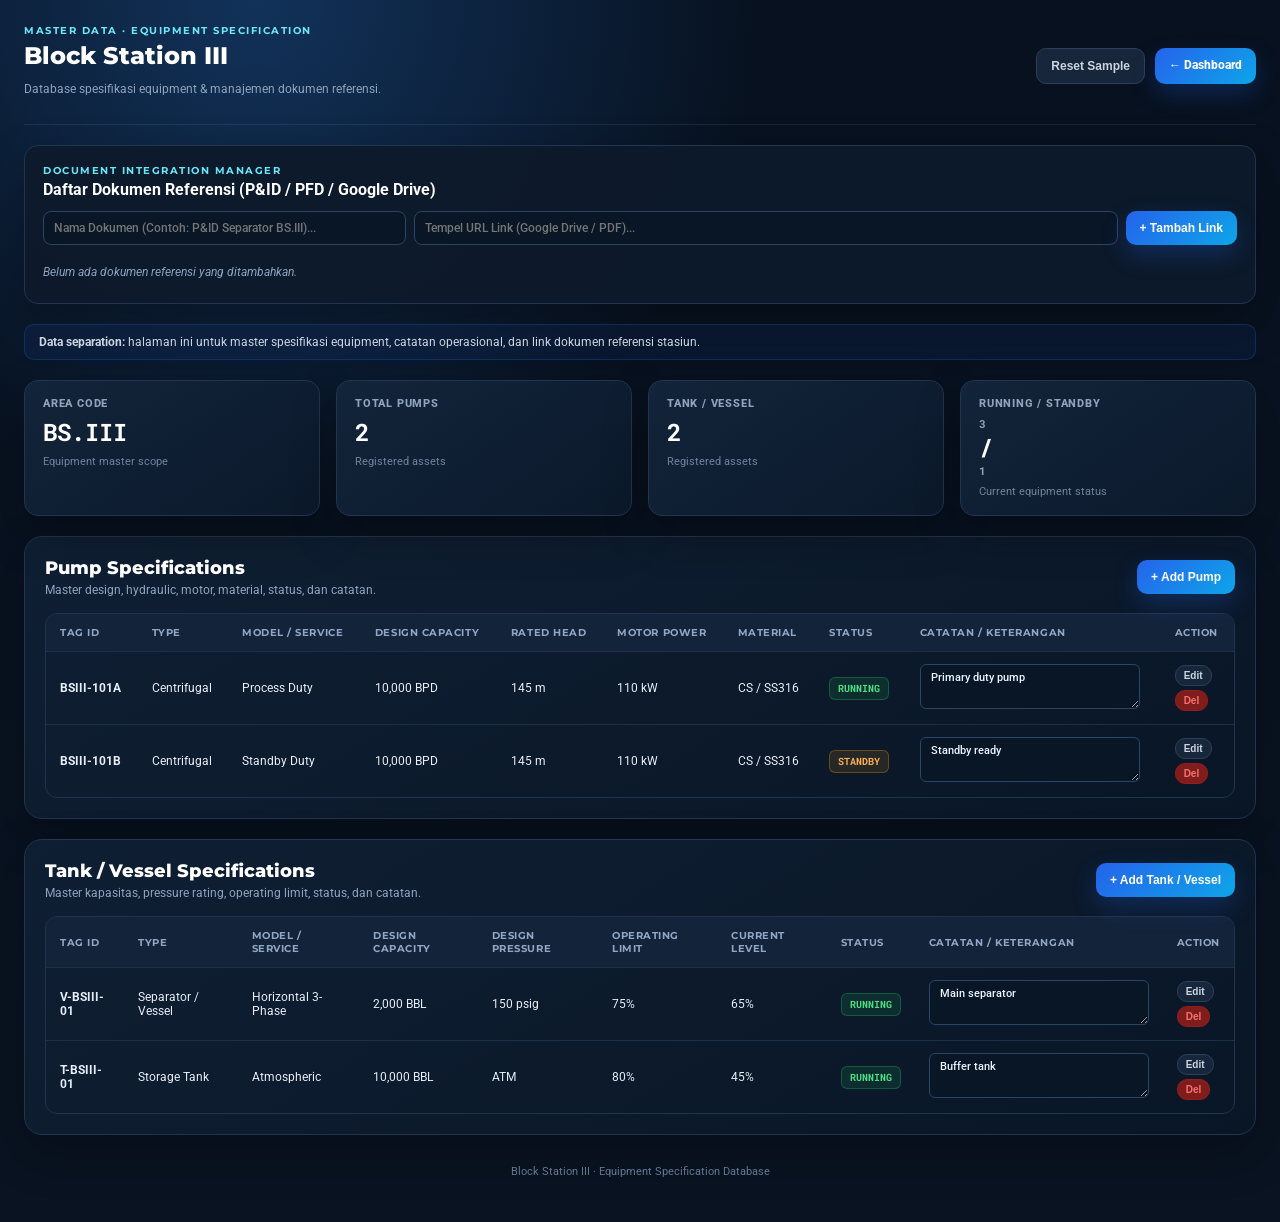
<file: detail_bs_iii.html>
<!DOCTYPE html>
<html lang="id">
<head>
  <meta charset="UTF-8"><meta name="viewport" content="width=device-width, initial-scale=1.0">
  <title>Block Station III - Equipment Database</title>
  <link href="https://fonts.googleapis.com/css2?family=Montserrat:wght@600;700;800&family=Roboto+Mono:wght@500;700&family=Roboto:wght@400;500;700&display=swap" rel="stylesheet">
  <link rel="stylesheet" href="equipment.css">
</head>
<body>
  <main class="page-shell">
    <header class="topbar">
      <div><div class="eyebrow">MASTER DATA · EQUIPMENT SPECIFICATION</div><h1 id="pageTitle">Block Station III</h1><p class="subtext">Database spesifikasi equipment & manajemen dokumen referensi.</p></div>
      <div class="top-actions"><button class="btn btn-secondary" onclick="resetDb()">Reset Sample</button><a class="btn btn-primary" href="index.html">← Dashboard</a></div>
    </header>

    <!-- PANEL MULTIPLE DOKUMEN REFERENSI -->
    <section class="section-card" style="margin-bottom: 20px; background: rgba(13, 26, 43, 0.95); border: 1px solid #22344e; padding: 18px; border-radius: 14px;">
      <div style="margin-bottom: 12px;">
        <div class="eyebrow" style="color: #67e8f9;">DOCUMENT INTEGRATION MANAGER</div>
        <h3 style="margin: 3px 0 0; font-size: 16px; color: #fff;">Daftar Dokumen Referensi (P&ID / PFD / Google Drive)</h3>
      </div>
      
      <div style="display:flex; gap:8px; flex-wrap:wrap; margin-bottom: 14px;">
        <input type="text" id="docNameInput" class="value-input" placeholder="Nama Dokumen (Contoh: P&ID Separator BS.III)..." style="flex: 1; min-width: 200px; background:#091626; border:1px solid #2b4567; color:#eaf2ff; padding:8px 10px; border-radius:8px; font-size:12px;">
        <input type="url" id="docUrlInput" class="value-input" placeholder="Tempel URL Link (Google Drive / PDF)..." style="flex: 2; min-width: 250px; background:#091626; border:1px solid #2b4567; color:#eaf2ff; padding:8px 10px; border-radius:8px; font-size:12px;">
        <button class="btn btn-primary" onclick="addStationDoc()" style="white-space:nowrap;">+ Tambah Link</button>
      </div>

      <div id="docListContainer" style="display: flex; flex-direction: column; gap: 8px; max-height: 220px; overflow-y: auto;"></div>
    </section>

    <div class="info-strip"><strong>Data separation:</strong> halaman ini untuk master spesifikasi equipment, catatan operasional, dan link dokumen referensi stasiun.</div>
    
    <section class="summary-grid">
      <article class="summary-card"><span>Area Code</span><strong id="areaCode">BS.III</strong><small>Equipment master scope</small></article>
      <article class="summary-card"><span>Total Pumps</span><strong id="pumpCount">0</strong><small>Registered assets</small></article>
      <article class="summary-card"><span>Tank / Vessel</span><strong id="vesselCount">0</strong><small>Registered assets</small></article>
      <article class="summary-card"><span>Running / Standby</span><strong><span id="runningCount">0</span> / <span id="standbyCount">0</span></strong><small>Current equipment status</small></article>
    </section>

    <!-- PUMP SPECIFICATIONS -->
    <section class="section-card">
      <div class="section-head">
        <div><h2>Pump Specifications</h2><p>Master design, hydraulic, motor, material, status, dan catatan.</p></div>
        <button class="btn btn-primary" onclick="openModal('pumps')">+ Add Pump</button>
      </div>
      <div class="table-wrap">
        <table class="data-table">
          <thead>
            <tr>
              <th>Tag ID</th>
              <th>Type</th>
              <th>Model / Service</th>
              <th>Design Capacity</th>
              <th>Rated Head</th>
              <th>Motor Power</th>
              <th>Material</th>
              <th>Status</th>
              <th>Catatan / Keterangan</th>
              <th>Action</th>
            </tr>
          </thead>
          <tbody id="pumpBody"></tbody>
        </table>
      </div>
    </section>

    <!-- TANK / VESSEL SPECIFICATIONS -->
    <section class="section-card">
      <div class="section-head">
        <div><h2>Tank / Vessel Specifications</h2><p>Master kapasitas, pressure rating, operating limit, status, dan catatan.</p></div>
        <button class="btn btn-primary" onclick="openModal('vessels')">+ Add Tank / Vessel</button>
      </div>
      <div class="table-wrap">
        <table class="data-table">
          <thead>
            <tr>
              <th>Tag ID</th>
              <th>Type</th>
              <th>Model / Service</th>
              <th>Design Capacity</th>
              <th>Design Pressure</th>
              <th>Operating Limit</th>
              <th>Current Level</th>
              <th>Status</th>
              <th>Catatan / Keterangan</th>
              <th>Action</th>
            </tr>
          </thead>
          <tbody id="vesselBody"></tbody>
        </table>
      </div>
    </section>

    <div class="footer">Block Station III · Equipment Specification Database</div>
  </main>

  <div id="crudModal" class="modal" style="display:none; position:fixed; inset:0; background:rgba(0,0,0,0.7); z-index:100; align-items:center; justify-content:center;">
    <div class="modal-card" style="background:#0d1a2b; border:1px solid #22344e; padding:24px; border-radius:16px; width:100%; max-width:600px;">
      <div class="modal-head" style="margin-bottom:16px;"><h3 id="modalTitle" style="margin:0; font-size:18px; color:#fff;">Add Equipment</h3></div>
      <div class="modal-body">
        <div class="form-grid" style="display:grid; grid-template-columns:1fr 1fr; gap:12px;">
          <div class="form-group"><label style="font-size:11px; color:#8fa3bf; display:block; margin-bottom:4px;">Tag ID</label><input id="f-tag" class="value-input" placeholder="P-101A / V-201" style="width:100%;"></div>
          <div class="form-group"><label style="font-size:11px; color:#8fa3bf; display:block; margin-bottom:4px;">Status</label><select id="f-status" class="value-input" style="width:100%;"><option>RUNNING</option><option>STANDBY</option><option>REPAIR</option></select></div>
          <div class="form-group"><label style="font-size:11px; color:#8fa3bf; display:block; margin-bottom:4px;">Type</label><input id="f-type" class="value-input" placeholder="Centrifugal / Separator" style="width:100%;"></div>
          <div class="form-group"><label style="font-size:11px; color:#8fa3bf; display:block; margin-bottom:4px;">Model / Service</label><input id="f-model" class="value-input" placeholder="Service / model" style="width:100%;"></div>
          <div class="form-group"><label style="font-size:11px; color:#8fa3bf; display:block; margin-bottom:4px;">Design Capacity</label><input id="f-design" class="value-input" placeholder="10,000 BPD / 2,000 BBL" style="width:100%;"></div>
          <div class="form-group"><label id="fieldHeadLabel" style="font-size:11px; color:#8fa3bf; display:block; margin-bottom:4px;">Rated Head</label><input id="f-head" class="value-input" placeholder="145 m / 150 psig" style="width:100%;"></div>
          <div class="form-group"><label id="fieldPowerLabel" style="font-size:11px; color:#8fa3bf; display:block; margin-bottom:4px;">Motor Power</label><input id="f-power" class="value-input" placeholder="110 kW / 75%" style="width:100%;"></div>
          <div class="form-group"><label id="fieldMaterialLabel" style="font-size:11px; color:#8fa3bf; display:block; margin-bottom:4px;">Material</label><input id="f-material" class="value-input" placeholder="CS / SS316 / 65%" style="width:100%;"></div>
          <div class="form-group" style="grid-column: span 2;"><label style="font-size:11px; color:#8fa3bf; display:block; margin-bottom:4px;">Catatan / Keterangan</label><textarea id="f-note" placeholder="Catatan khusus equipment..." style="width:100%; background:#091626; border:1px solid #2b4567; color:#eaf2ff; padding:8px; border-radius:8px; font-family:inherit; min-height:70px; resize:vertical;"></textarea></div>
        </div>
        <div class="modal-actions" style="display:flex; justify-content:flex-end; gap:8px; margin-top:20px;">
          <button class="btn btn-secondary" onclick="closeModal()">Cancel</button>
          <button class="btn btn-primary" onclick="submitForm()">Save Data</button>
        </div>
      </div>
    </div>
  </div>

  <script>
    window.EQUIPMENT_PAGE = { code: 'BS.III', name: 'Block Station III', prefix: 'BSIII' };
    const page = window.EQUIPMENT_PAGE;
    const storageKey = 'tanjung_equip_' + page.code.toLowerCase().replace('.', '_');
    const docStorageKey = 'tanjung_docs_bs_iii';

    let db = loadDb();

    function defaultDb() {
      return {
        pumps: [
          { tag: page.prefix + '-101A', type: 'Centrifugal', model: 'Process Duty', design: '10,000 BPD', head: '145 m', power: '110 kW', material: 'CS / SS316', status: 'RUNNING', note: 'Primary duty pump' },
          { tag: page.prefix + '-101B', type: 'Centrifugal', model: 'Standby Duty', design: '10,000 BPD', head: '145 m', power: '110 kW', material: 'CS / SS316', status: 'STANDBY', note: 'Standby ready' }
        ],
        vessels: [
          { tag: 'V-' + page.prefix + '-01', type: 'Separator / Vessel', model: 'Horizontal 3-Phase', design: '2,000 BBL', pressure: '150 psig', limit: '75%', level: '65%', status: 'RUNNING', note: 'Main separator' },
          { tag: 'T-' + page.prefix + '-01', type: 'Storage Tank', model: 'Atmospheric', design: '10,000 BBL', pressure: 'ATM', limit: '80%', level: '45%', status: 'RUNNING', note: 'Buffer tank' }
        ]
      };
    }

    function loadDb() {
      try {
        const data = JSON.parse(localStorage.getItem(storageKey));
        return (data && data.pumps && data.vessels) ? data : defaultDb();
      } catch(e) {
        return defaultDb();
      }
    }

    function saveDb() {
      localStorage.setItem(storageKey, JSON.stringify(db));
      render();
    }

    window.resetDb = function() {
      if(confirm('Kembalikan data spesifikasi ke awal?')) {
        db = defaultDb();
        saveDb();
      }
    };

    function render() {
      document.getElementById('pageTitle').textContent = page.name;
      document.getElementById('areaCode').textContent = page.code;

      const pumps = db.pumps || [];
      const vessels = db.vessels || [];

      document.getElementById('pumpCount').textContent = pumps.length;
      document.getElementById('vesselCount').textContent = vessels.length;

      let running = 0, standby = 0;
      [...pumps, ...vessels].forEach(item => {
        if(item.status === 'RUNNING') running++;
        if(item.status === 'STANDBY') standby++;
      });
      document.getElementById('runningCount').textContent = running;
      document.getElementById('standbyCount').textContent = standby;

      // Render Pompa: Catatan di Kiri, Action di Kanan
      const pumpBody = document.getElementById('pumpBody');
      if(pumpBody) {
        pumpBody.innerHTML = pumps.map((p, idx) => `
          <tr>
            <td><b>${p.tag}</b></td>
            <td>${p.type}</td>
            <td>${p.model}</td>
            <td>${p.design}</td>
            <td>${p.head}</td>
            <td>${p.power}</td>
            <td>${p.material}</td>
            <td><span class="status-chip status-${(p.status || 'RUNNING').toLowerCase()}">${p.status}</span></td>
            <td><textarea class="value-input" placeholder="Tulis catatan teknis..." onchange="updateNote('pumps', ${idx}, this.value)" style="font-size:11px; padding:6px 10px; width:220px; min-height:45px; resize:vertical; background:#091626; border:1px solid #2b4567; color:#eaf2ff; border-radius:6px;">${p.note || ''}</textarea></td>
            <td>
              <button class="btn btn-secondary" style="padding:4px 8px; font-size:10px; margin-bottom:4px; display:inline-block;" onclick="editItem('pumps', ${idx})">Edit</button><br>
              <button class="btn btn-secondary" style="padding:4px 8px; font-size:10px; background:#7f1d1d; border-color:#991b1b; color:#f87171; display:inline-block;" onclick="deleteItem('pumps', ${idx})">Del</button>
            </td>
          </tr>
        `).join('');
      }

      // Render Vessel: Catatan di Kiri, Action di Kanan
      const vesselBody = document.getElementById('vesselBody');
      if(vesselBody) {
        vesselBody.innerHTML = vessels.map((v, idx) => `
          <tr>
            <td><b>${v.tag}</b></td>
            <td>${v.type}</td>
            <td>${v.model}</td>
            <td>${v.design}</td>
            <td>${v.pressure}</td>
            <td>${v.limit}</td>
            <td>${v.level}</td>
            <td><span class="status-chip status-${(v.status || 'RUNNING').toLowerCase()}">${v.status}</span></td>
            <td><textarea class="value-input" placeholder="Tulis catatan teknis..." onchange="updateNote('vessels', ${idx}, this.value)" style="font-size:11px; padding:6px 10px; width:220px; min-height:45px; resize:vertical; background:#091626; border:1px solid #2b4567; color:#eaf2ff; border-radius:6px;">${v.note || ''}</textarea></td>
            <td>
              <button class="btn btn-secondary" style="padding:4px 8px; font-size:10px; margin-bottom:4px; display:inline-block;" onclick="editItem('vessels', ${idx})">Edit</button><br>
              <button class="btn btn-secondary" style="padding:4px 8px; font-size:10px; background:#7f1d1d; border-color:#991b1b; color:#f87171; display:inline-block;" onclick="deleteItem('vessels', ${idx})">Del</button>
            </td>
          </tr>
        `).join('');
      }
    }

    window.updateNote = function(type, index, val) {
      if(db[type] && db[type][index]) {
        db[type][index].note = val;
        localStorage.setItem(storageKey, JSON.stringify(db));
      }
    };

    let currentCategory = 'pumps';
    let editIndex = -1;

    window.openModal = function(category, idx = -1) {
      currentCategory = category;
      editIndex = idx;
      const modal = document.getElementById('crudModal');
      if(modal) modal.style.display = 'flex';
      
      const titleEl = document.getElementById('modalTitle');
      if(titleEl) titleEl.textContent = (idx >= 0 ? 'Edit ' : 'Add ') + (category === 'pumps' ? 'Pump' : 'Tank / Vessel');

      const fTag = document.getElementById('f-tag');
      const fStatus = document.getElementById('f-status');
      const fType = document.getElementById('f-type');
      const fModel = document.getElementById('f-model');
      const fDesign = document.getElementById('f-design');
      const fHead = document.getElementById('f-head');
      const fPower = document.getElementById('f-power');
      const fMaterial = document.getElementById('f-material');
      const fNote = document.getElementById('f-note');

      if (idx >= 0 && db[category][idx]) {
        const item = db[category][idx];
        if(fTag) fTag.value = item.tag || '';
        if(fStatus) fStatus.value = item.status || 'RUNNING';
        if(fType) fType.value = item.type || '';
        if(fModel) fModel.value = item.model || '';
        if(fDesign) fDesign.value = item.design || '';
        if(fHead) fHead.value = category === 'pumps' ? (item.head || '') : (item.pressure || '');
        if(fPower) fPower.value = category === 'pumps' ? (item.power || '') : (item.limit || '');
        if(fMaterial) fMaterial.value = category === 'pumps' ? (item.material || '') : (item.level || '');
        if(fNote) fNote.value = item.note || '';
      } else {
        if(fTag) fTag.value = '';
        if(fStatus) fStatus.value = 'RUNNING';
        if(fType) fType.value = '';
        if(fModel) fModel.value = '';
        if(fDesign) fDesign.value = '';
        if(fHead) fHead.value = '';
        if(fPower) fPower.value = '';
        if(fMaterial) fMaterial.value = '';
        if(fNote) fNote.value = '';
      }
    };

    window.closeModal = function() {
      const modal = document.getElementById('crudModal');
      if(modal) modal.style.display = 'none';
    };

    window.editItem = function(category, idx) {
      openModal(category, idx);
    };

    window.deleteItem = function(category, idx) {
      if(confirm('Hapus item equipment ini?')) {
        db[category].splice(idx, 1);
        saveDb();
      }
    };

    window.submitForm = function() {
      const fTag = document.getElementById('f-tag');
      const tag = fTag ? fTag.value.trim() : '';
      if(!tag) {
        alert('Tag ID wajib diisi!');
        return;
      }

      const item = {
        tag: tag,
        status: document.getElementById('f-status') ? document.getElementById('f-status').value : 'RUNNING',
        type: document.getElementById('f-type') ? document.getElementById('f-type').value : '',
        model: document.getElementById('f-model') ? document.getElementById('f-model').value : '',
        design: document.getElementById('f-design') ? document.getElementById('f-design').value : '',
        note: document.getElementById('f-note') ? document.getElementById('f-note').value : ''
      };

      const hVal = document.getElementById('f-head') ? document.getElementById('f-head').value : '';
      const pVal = document.getElementById('f-power') ? document.getElementById('f-power').value : '';
      const mVal = document.getElementById('f-material') ? document.getElementById('f-material').value : '';

      if (currentCategory === 'pumps') {
        item.head = hVal;
        item.power = pVal;
        item.material = mVal;
      } else {
        item.pressure = hVal;
        item.limit = pVal;
        item.level = mVal;
      }

      if (editIndex >= 0) {
        db[currentCategory][editIndex] = item;
      } else {
        if(!db[currentCategory]) db[currentCategory] = [];
        db[currentCategory].push(item);
      }

      saveDb();
      closeModal();
    };

    // --- MANAJEMEN MULTI-LINK DOKUMEN ---
    function getSavedDocs() {
      try {
        return JSON.parse(localStorage.getItem(docStorageKey)) || [];
      } catch(e) {
        return [];
      }
    }

    function renderDocList() {
      const docs = getSavedDocs();
      const container = document.getElementById('docListContainer');
      if(!container) return;

      if(docs.length === 0) {
        container.innerHTML = '<div style="color: #8fa3bf; font-size: 12px; font-style: italic; padding: 6px 0;">Belum ada dokumen referensi yang ditambahkan.</div>';
        return;
      }

      container.innerHTML = docs.map((doc, index) => `
        <div style="display: flex; align-items: center; justify-content: space-between; background: #091626; border: 1px solid #21344e; padding: 8px 12px; border-radius: 8px; gap: 10px;">
          <div style="overflow: hidden; text-overflow: ellipsis; white-space: nowrap; flex: 1;">
            <strong style="color: #67e8f9; font-size: 12px; display: block; margin-bottom: 2px;">${doc.name}</strong>
            <a href="${doc.url}" target="_blank" style="color: #93c5fd; font-size: 11px; text-decoration: none; font-family: 'Roboto Mono', monospace;">${doc.url}</a>
          </div>
          <div style="display: flex; gap: 6px; flex-shrink: 0;">
            <a href="${doc.url}" target="_blank" class="btn btn-success" style="padding: 4px 10px; font-size: 10px; text-decoration: none;">Buka</a>
            <button class="btn btn-secondary" onclick="deleteDoc(${index})" style="padding: 4px 10px; font-size: 10px; background: #7f1d1d; border-color: #991b1b; color: #f87171;">Hapus</button>
          </div>
        </div>
      `).join('');
    }

    window.addStationDoc = function() {
      const nameInput = document.getElementById('docNameInput');
      const urlInput = document.getElementById('docUrlInput');
      
      const name = nameInput.value.trim();
      const url = urlInput.value.trim();

      if(!name || !url) {
        alert('Mohon isi Nama Dokumen dan URL Link terlebih dahulu!');
        return;
      }

      const docs = getSavedDocs();
      docs.push({ name, url });
      localStorage.setItem(docStorageKey, JSON.stringify(docs));

      nameInput.value = '';
      urlInput.value = '';
      renderDocList();
      alert('Dokumen referensi berhasil ditambahkan!');
    };

    window.deleteDoc = function(index) {
      if(confirm('Apakah Anda yakin ingin menghapus link dokumen ini?')) {
        const docs = getSavedDocs();
        docs.splice(index, 1);
        localStorage.setItem(docStorageKey, JSON.stringify(docs));
        renderDocList();
      }
    };

    window.addEventListener('DOMContentLoaded', () => {
      render();
      renderDocList();
    });
  </script>
</body>
</html>
</file>
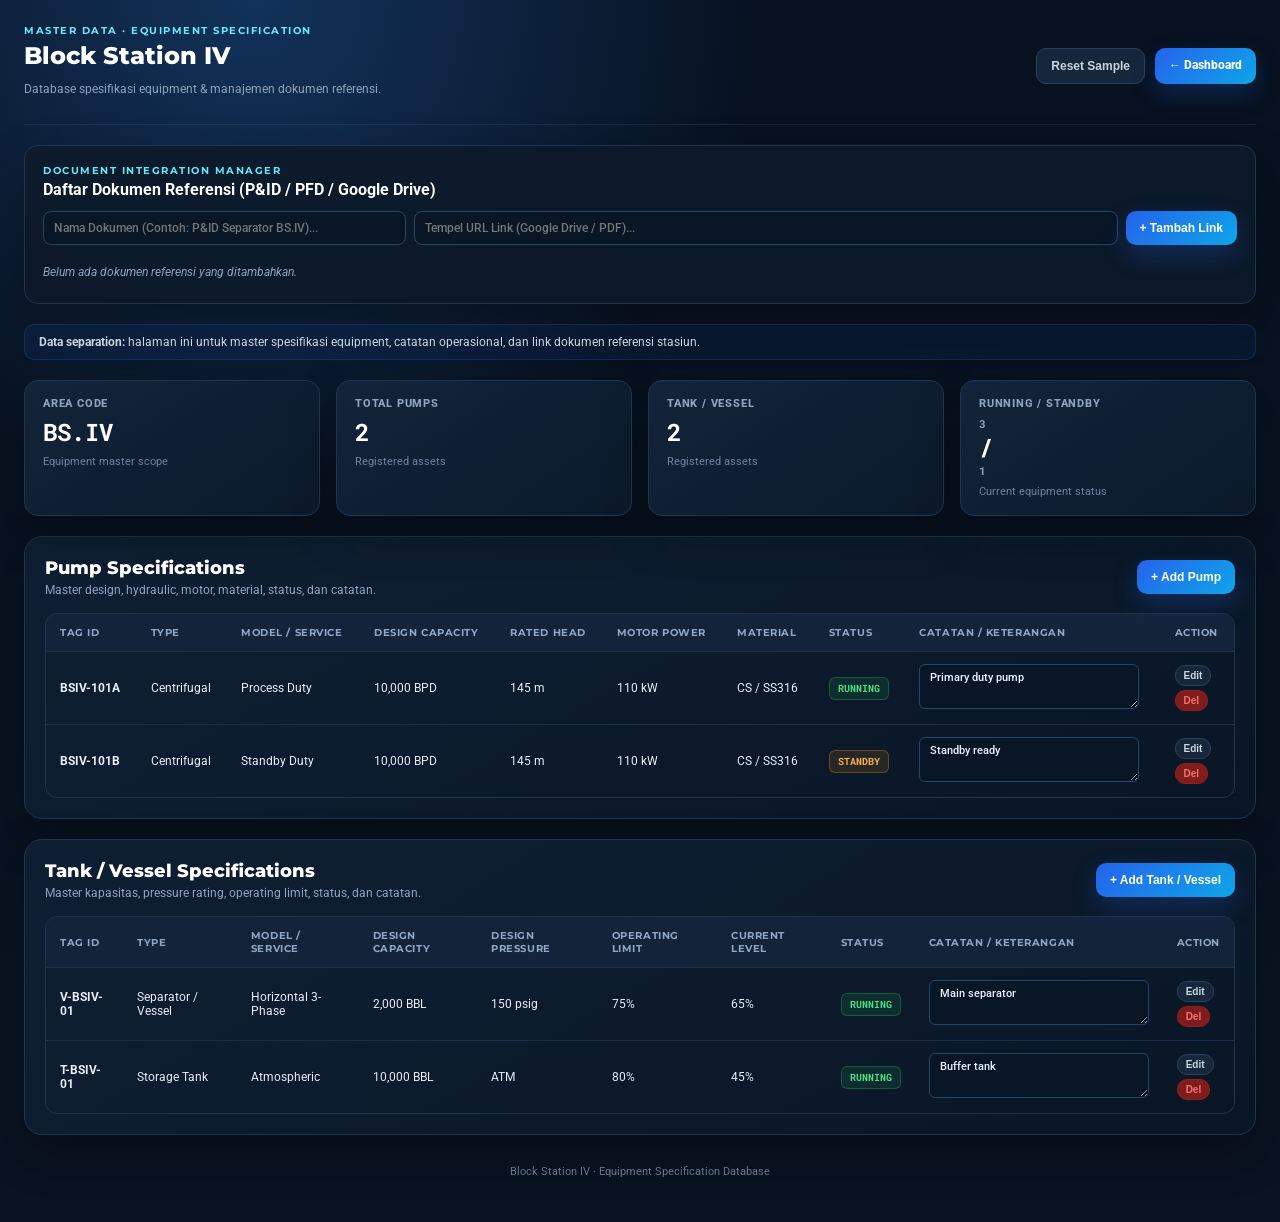
<file: detail_bs_iv.html>
<!DOCTYPE html>
<html lang="id">
<head>
  <meta charset="UTF-8"><meta name="viewport" content="width=device-width, initial-scale=1.0">
  <title>Block Station IV - Equipment Database</title>
  <link href="https://fonts.googleapis.com/css2?family=Montserrat:wght@600;700;800&family=Roboto+Mono:wght@500;700&family=Roboto:wght@400;500;700&display=swap" rel="stylesheet">
  <link rel="stylesheet" href="equipment.css">
</head>
<body>
  <main class="page-shell">
    <header class="topbar">
      <div><div class="eyebrow">MASTER DATA · EQUIPMENT SPECIFICATION</div><h1 id="pageTitle">Block Station IV</h1><p class="subtext">Database spesifikasi equipment & manajemen dokumen referensi.</p></div>
      <div class="top-actions"><button class="btn btn-secondary" onclick="resetDb()">Reset Sample</button><a class="btn btn-primary" href="index.html">← Dashboard</a></div>
    </header>

    <!-- PANEL MULTIPLE DOKUMEN REFERENSI -->
    <section class="section-card" style="margin-bottom: 20px; background: rgba(13, 26, 43, 0.95); border: 1px solid #22344e; padding: 18px; border-radius: 14px;">
      <div style="margin-bottom: 12px;">
        <div class="eyebrow" style="color: #67e8f9;">DOCUMENT INTEGRATION MANAGER</div>
        <h3 style="margin: 3px 0 0; font-size: 16px; color: #fff;">Daftar Dokumen Referensi (P&ID / PFD / Google Drive)</h3>
      </div>
      
      <div style="display:flex; gap:8px; flex-wrap:wrap; margin-bottom: 14px;">
        <input type="text" id="docNameInput" class="value-input" placeholder="Nama Dokumen (Contoh: P&ID Separator BS.IV)..." style="flex: 1; min-width: 200px; background:#091626; border:1px solid #2b4567; color:#eaf2ff; padding:8px 10px; border-radius:8px; font-size:12px;">
        <input type="url" id="docUrlInput" class="value-input" placeholder="Tempel URL Link (Google Drive / PDF)..." style="flex: 2; min-width: 250px; background:#091626; border:1px solid #2b4567; color:#eaf2ff; padding:8px 10px; border-radius:8px; font-size:12px;">
        <button class="btn btn-primary" onclick="addStationDoc()" style="white-space:nowrap;">+ Tambah Link</button>
      </div>

      <div id="docListContainer" style="display: flex; flex-direction: column; gap: 8px; max-height: 220px; overflow-y: auto;"></div>
    </section>

    <div class="info-strip"><strong>Data separation:</strong> halaman ini untuk master spesifikasi equipment, catatan operasional, dan link dokumen referensi stasiun.</div>
    
    <section class="summary-grid">
      <article class="summary-card"><span>Area Code</span><strong id="areaCode">BS.IV</strong><small>Equipment master scope</small></article>
      <article class="summary-card"><span>Total Pumps</span><strong id="pumpCount">0</strong><small>Registered assets</small></article>
      <article class="summary-card"><span>Tank / Vessel</span><strong id="vesselCount">0</strong><small>Registered assets</small></article>
      <article class="summary-card"><span>Running / Standby</span><strong><span id="runningCount">0</span> / <span id="standbyCount">0</span></strong><small>Current equipment status</small></article>
    </section>

    <!-- PUMP SPECIFICATIONS -->
    <section class="section-card">
      <div class="section-head">
        <div><h2>Pump Specifications</h2><p>Master design, hydraulic, motor, material, status, dan catatan.</p></div>
        <button class="btn btn-primary" onclick="openModal('pumps')">+ Add Pump</button>
      </div>
      <div class="table-wrap">
        <table class="data-table">
          <thead>
            <tr>
              <th>Tag ID</th>
              <th>Type</th>
              <th>Model / Service</th>
              <th>Design Capacity</th>
              <th>Rated Head</th>
              <th>Motor Power</th>
              <th>Material</th>
              <th>Status</th>
              <th>Catatan / Keterangan</th>
              <th>Action</th>
            </tr>
          </thead>
          <tbody id="pumpBody"></tbody>
        </table>
      </div>
    </section>

    <!-- TANK / VESSEL SPECIFICATIONS -->
    <section class="section-card">
      <div class="section-head">
        <div><h2>Tank / Vessel Specifications</h2><p>Master kapasitas, pressure rating, operating limit, status, dan catatan.</p></div>
        <button class="btn btn-primary" onclick="openModal('vessels')">+ Add Tank / Vessel</button>
      </div>
      <div class="table-wrap">
        <table class="data-table">
          <thead>
            <tr>
              <th>Tag ID</th>
              <th>Type</th>
              <th>Model / Service</th>
              <th>Design Capacity</th>
              <th>Design Pressure</th>
              <th>Operating Limit</th>
              <th>Current Level</th>
              <th>Status</th>
              <th>Catatan / Keterangan</th>
              <th>Action</th>
            </tr>
          </thead>
          <tbody id="vesselBody"></tbody>
        </table>
      </div>
    </section>

    <div class="footer">Block Station IV · Equipment Specification Database</div>
  </main>

  <div id="crudModal" class="modal" style="display:none; position:fixed; inset:0; background:rgba(0,0,0,0.7); z-index:100; align-items:center; justify-content:center;">
    <div class="modal-card" style="background:#0d1a2b; border:1px solid #22344e; padding:24px; border-radius:16px; width:100%; max-width:600px;">
      <div class="modal-head" style="margin-bottom:16px;"><h3 id="modalTitle" style="margin:0; font-size:18px; color:#fff;">Add Equipment</h3></div>
      <div class="modal-body">
        <div class="form-grid" style="display:grid; grid-template-columns:1fr 1fr; gap:12px;">
          <div class="form-group"><label style="font-size:11px; color:#8fa3bf; display:block; margin-bottom:4px;">Tag ID</label><input id="f-tag" class="value-input" placeholder="P-101A / V-201" style="width:100%;"></div>
          <div class="form-group"><label style="font-size:11px; color:#8fa3bf; display:block; margin-bottom:4px;">Status</label><select id="f-status" class="value-input" style="width:100%;"><option>RUNNING</option><option>STANDBY</option><option>REPAIR</option></select></div>
          <div class="form-group"><label style="font-size:11px; color:#8fa3bf; display:block; margin-bottom:4px;">Type</label><input id="f-type" class="value-input" placeholder="Centrifugal / Separator" style="width:100%;"></div>
          <div class="form-group"><label style="font-size:11px; color:#8fa3bf; display:block; margin-bottom:4px;">Model / Service</label><input id="f-model" class="value-input" placeholder="Service / model" style="width:100%;"></div>
          <div class="form-group"><label style="font-size:11px; color:#8fa3bf; display:block; margin-bottom:4px;">Design Capacity</label><input id="f-design" class="value-input" placeholder="10,000 BPD / 2,000 BBL" style="width:100%;"></div>
          <div class="form-group"><label id="fieldHeadLabel" style="font-size:11px; color:#8fa3bf; display:block; margin-bottom:4px;">Rated Head</label><input id="f-head" class="value-input" placeholder="145 m / 150 psig" style="width:100%;"></div>
          <div class="form-group"><label id="fieldPowerLabel" style="font-size:11px; color:#8fa3bf; display:block; margin-bottom:4px;">Motor Power</label><input id="f-power" class="value-input" placeholder="110 kW / 75%" style="width:100%;"></div>
          <div class="form-group"><label id="fieldMaterialLabel" style="font-size:11px; color:#8fa3bf; display:block; margin-bottom:4px;">Material</label><input id="f-material" class="value-input" placeholder="CS / SS316 / 65%" style="width:100%;"></div>
          <div class="form-group" style="grid-column: span 2;"><label style="font-size:11px; color:#8fa3bf; display:block; margin-bottom:4px;">Catatan / Keterangan</label><textarea id="f-note" placeholder="Catatan khusus equipment..." style="width:100%; background:#091626; border:1px solid #2b4567; color:#eaf2ff; padding:8px; border-radius:8px; font-family:inherit; min-height:70px; resize:vertical;"></textarea></div>
        </div>
        <div class="modal-actions" style="display:flex; justify-content:flex-end; gap:8px; margin-top:20px;">
          <button class="btn btn-secondary" onclick="closeModal()">Cancel</button>
          <button class="btn btn-primary" onclick="submitForm()">Save Data</button>
        </div>
      </div>
    </div>
  </div>

  <script>
    window.EQUIPMENT_PAGE = { code: 'BS.IV', name: 'Block Station IV', prefix: 'BSIV' };
    const page = window.EQUIPMENT_PAGE;
    const storageKey = 'tanjung_equip_' + page.code.toLowerCase().replace('.', '_');
    const docStorageKey = 'tanjung_docs_bs_iv';

    let db = loadDb();

    function defaultDb() {
      return {
        pumps: [
          { tag: page.prefix + '-101A', type: 'Centrifugal', model: 'Process Duty', design: '10,000 BPD', head: '145 m', power: '110 kW', material: 'CS / SS316', status: 'RUNNING', note: 'Primary duty pump' },
          { tag: page.prefix + '-101B', type: 'Centrifugal', model: 'Standby Duty', design: '10,000 BPD', head: '145 m', power: '110 kW', material: 'CS / SS316', status: 'STANDBY', note: 'Standby ready' }
        ],
        vessels: [
          { tag: 'V-' + page.prefix + '-01', type: 'Separator / Vessel', model: 'Horizontal 3-Phase', design: '2,000 BBL', pressure: '150 psig', limit: '75%', level: '65%', status: 'RUNNING', note: 'Main separator' },
          { tag: 'T-' + page.prefix + '-01', type: 'Storage Tank', model: 'Atmospheric', design: '10,000 BBL', pressure: 'ATM', limit: '80%', level: '45%', status: 'RUNNING', note: 'Buffer tank' }
        ]
      };
    }

    function loadDb() {
      try {
        const data = JSON.parse(localStorage.getItem(storageKey));
        return (data && data.pumps && data.vessels) ? data : defaultDb();
      } catch(e) {
        return defaultDb();
      }
    }

    function saveDb() {
      localStorage.setItem(storageKey, JSON.stringify(db));
      render();
    }

    window.resetDb = function() {
      if(confirm('Kembalikan data spesifikasi ke awal?')) {
        db = defaultDb();
        saveDb();
      }
    };

    function render() {
      document.getElementById('pageTitle').textContent = page.name;
      document.getElementById('areaCode').textContent = page.code;

      const pumps = db.pumps || [];
      const vessels = db.vessels || [];

      document.getElementById('pumpCount').textContent = pumps.length;
      document.getElementById('vesselCount').textContent = vessels.length;

      let running = 0, standby = 0;
      [...pumps, ...vessels].forEach(item => {
        if(item.status === 'RUNNING') running++;
        if(item.status === 'STANDBY') standby++;
      });
      document.getElementById('runningCount').textContent = running;
      document.getElementById('standbyCount').textContent = standby;

      // Render Pompa: Catatan di Kiri, Action di Kanan
      const pumpBody = document.getElementById('pumpBody');
      if(pumpBody) {
        pumpBody.innerHTML = pumps.map((p, idx) => `
          <tr>
            <td><b>${p.tag}</b></td>
            <td>${p.type}</td>
            <td>${p.model}</td>
            <td>${p.design}</td>
            <td>${p.head}</td>
            <td>${p.power}</td>
            <td>${p.material}</td>
            <td><span class="status-chip status-${(p.status || 'RUNNING').toLowerCase()}">${p.status}</span></td>
            <td><textarea class="value-input" placeholder="Tulis catatan teknis..." onchange="updateNote('pumps', ${idx}, this.value)" style="font-size:11px; padding:6px 10px; width:220px; min-height:45px; resize:vertical; background:#091626; border:1px solid #2b4567; color:#eaf2ff; border-radius:6px;">${p.note || ''}</textarea></td>
            <td>
              <button class="btn btn-secondary" style="padding:4px 8px; font-size:10px; margin-bottom:4px; display:inline-block;" onclick="editItem('pumps', ${idx})">Edit</button><br>
              <button class="btn btn-secondary" style="padding:4px 8px; font-size:10px; background:#7f1d1d; border-color:#991b1b; color:#f87171; display:inline-block;" onclick="deleteItem('pumps', ${idx})">Del</button>
            </td>
          </tr>
        `).join('');
      }

      // Render Vessel: Catatan di Kiri, Action di Kanan
      const vesselBody = document.getElementById('vesselBody');
      if(vesselBody) {
        vesselBody.innerHTML = vessels.map((v, idx) => `
          <tr>
            <td><b>${v.tag}</b></td>
            <td>${v.type}</td>
            <td>${v.model}</td>
            <td>${v.design}</td>
            <td>${v.pressure}</td>
            <td>${v.limit}</td>
            <td>${v.level}</td>
            <td><span class="status-chip status-${(v.status || 'RUNNING').toLowerCase()}">${v.status}</span></td>
            <td><textarea class="value-input" placeholder="Tulis catatan teknis..." onchange="updateNote('vessels', ${idx}, this.value)" style="font-size:11px; padding:6px 10px; width:220px; min-height:45px; resize:vertical; background:#091626; border:1px solid #2b4567; color:#eaf2ff; border-radius:6px;">${v.note || ''}</textarea></td>
            <td>
              <button class="btn btn-secondary" style="padding:4px 8px; font-size:10px; margin-bottom:4px; display:inline-block;" onclick="editItem('vessels', ${idx})">Edit</button><br>
              <button class="btn btn-secondary" style="padding:4px 8px; font-size:10px; background:#7f1d1d; border-color:#991b1b; color:#f87171; display:inline-block;" onclick="deleteItem('vessels', ${idx})">Del</button>
            </td>
          </tr>
        `).join('');
      }
    }

    window.updateNote = function(type, index, val) {
      if(db[type] && db[type][index]) {
        db[type][index].note = val;
        localStorage.setItem(storageKey, JSON.stringify(db));
      }
    };

    let currentCategory = 'pumps';
    let editIndex = -1;

    window.openModal = function(category, idx = -1) {
      currentCategory = category;
      editIndex = idx;
      const modal = document.getElementById('crudModal');
      if(modal) modal.style.display = 'flex';
      
      const titleEl = document.getElementById('modalTitle');
      if(titleEl) titleEl.textContent = (idx >= 0 ? 'Edit ' : 'Add ') + (category === 'pumps' ? 'Pump' : 'Tank / Vessel');

      const fTag = document.getElementById('f-tag');
      const fStatus = document.getElementById('f-status');
      const fType = document.getElementById('f-type');
      const fModel = document.getElementById('f-model');
      const fDesign = document.getElementById('f-design');
      const fHead = document.getElementById('f-head');
      const fPower = document.getElementById('f-power');
      const fMaterial = document.getElementById('f-material');
      const fNote = document.getElementById('f-note');

      if (idx >= 0 && db[category][idx]) {
        const item = db[category][idx];
        if(fTag) fTag.value = item.tag || '';
        if(fStatus) fStatus.value = item.status || 'RUNNING';
        if(fType) fType.value = item.type || '';
        if(fModel) fModel.value = item.model || '';
        if(fDesign) fDesign.value = item.design || '';
        if(fHead) fHead.value = category === 'pumps' ? (item.head || '') : (item.pressure || '');
        if(fPower) fPower.value = category === 'pumps' ? (item.power || '') : (item.limit || '');
        if(fMaterial) fMaterial.value = category === 'pumps' ? (item.material || '') : (item.level || '');
        if(fNote) fNote.value = item.note || '';
      } else {
        if(fTag) fTag.value = '';
        if(fStatus) fStatus.value = 'RUNNING';
        if(fType) fType.value = '';
        if(fModel) fModel.value = '';
        if(fDesign) fDesign.value = '';
        if(fHead) fHead.value = '';
        if(fPower) fPower.value = '';
        if(fMaterial) fMaterial.value = '';
        if(fNote) fNote.value = '';
      }
    };

    window.closeModal = function() {
      const modal = document.getElementById('crudModal');
      if(modal) modal.style.display = 'none';
    };

    window.editItem = function(category, idx) {
      openModal(category, idx);
    };

    window.deleteItem = function(category, idx) {
      if(confirm('Hapus item equipment ini?')) {
        db[category].splice(idx, 1);
        saveDb();
      }
    };

    window.submitForm = function() {
      const fTag = document.getElementById('f-tag');
      const tag = fTag ? fTag.value.trim() : '';
      if(!tag) {
        alert('Tag ID wajib diisi!');
        return;
      }

      const item = {
        tag: tag,
        status: document.getElementById('f-status') ? document.getElementById('f-status').value : 'RUNNING',
        type: document.getElementById('f-type') ? document.getElementById('f-type').value : '',
        model: document.getElementById('f-model') ? document.getElementById('f-model').value : '',
        design: document.getElementById('f-design') ? document.getElementById('f-design').value : '',
        note: document.getElementById('f-note') ? document.getElementById('f-note').value : ''
      };

      const hVal = document.getElementById('f-head') ? document.getElementById('f-head').value : '';
      const pVal = document.getElementById('f-power') ? document.getElementById('f-power').value : '';
      const mVal = document.getElementById('f-material') ? document.getElementById('f-material').value : '';

      if (currentCategory === 'pumps') {
        item.head = hVal;
        item.power = pVal;
        item.material = mVal;
      } else {
        item.pressure = hVal;
        item.limit = pVal;
        item.level = mVal;
      }

      if (editIndex >= 0) {
        db[currentCategory][editIndex] = item;
      } else {
        if(!db[currentCategory]) db[currentCategory] = [];
        db[currentCategory].push(item);
      }

      saveDb();
      closeModal();
    };

    // --- MANAJEMEN MULTI-LINK DOKUMEN ---
    function getSavedDocs() {
      try {
        return JSON.parse(localStorage.getItem(docStorageKey)) || [];
      } catch(e) {
        return [];
      }
    }

    function renderDocList() {
      const docs = getSavedDocs();
      const container = document.getElementById('docListContainer');
      if(!container) return;

      if(docs.length === 0) {
        container.innerHTML = '<div style="color: #8fa3bf; font-size: 12px; font-style: italic; padding: 6px 0;">Belum ada dokumen referensi yang ditambahkan.</div>';
        return;
      }

      container.innerHTML = docs.map((doc, index) => `
        <div style="display: flex; align-items: center; justify-content: space-between; background: #091626; border: 1px solid #21344e; padding: 8px 12px; border-radius: 8px; gap: 10px;">
          <div style="overflow: hidden; text-overflow: ellipsis; white-space: nowrap; flex: 1;">
            <strong style="color: #67e8f9; font-size: 12px; display: block; margin-bottom: 2px;">${doc.name}</strong>
            <a href="${doc.url}" target="_blank" style="color: #93c5fd; font-size: 11px; text-decoration: none; font-family: 'Roboto Mono', monospace;">${doc.url}</a>
          </div>
          <div style="display: flex; gap: 6px; flex-shrink: 0;">
            <a href="${doc.url}" target="_blank" class="btn btn-success" style="padding: 4px 10px; font-size: 10px; text-decoration: none;">Buka</a>
            <button class="btn btn-secondary" onclick="deleteDoc(${index})" style="padding: 4px 10px; font-size: 10px; background: #7f1d1d; border-color: #991b1b; color: #f87171;">Hapus</button>
          </div>
        </div>
      `).join('');
    }

    window.addStationDoc = function() {
      const nameInput = document.getElementById('docNameInput');
      const urlInput = document.getElementById('docUrlInput');
      
      const name = nameInput.value.trim();
      const url = urlInput.value.trim();

      if(!name || !url) {
        alert('Mohon isi Nama Dokumen dan URL Link terlebih dahulu!');
        return;
      }

      const docs = getSavedDocs();
      docs.push({ name, url });
      localStorage.setItem(docStorageKey, JSON.stringify(docs));

      nameInput.value = '';
      urlInput.value = '';
      renderDocList();
      alert('Dokumen referensi berhasil ditambahkan!');
    };

    window.deleteDoc = function(index) {
      if(confirm('Apakah Anda yakin ingin menghapus link dokumen ini?')) {
        const docs = getSavedDocs();
        docs.splice(index, 1);
        localStorage.setItem(docStorageKey, JSON.stringify(docs));
        renderDocList();
      }
    };

    window.addEventListener('DOMContentLoaded', () => {
      render();
      renderDocList();
    });
  </script>
</body>
</html>
</file>
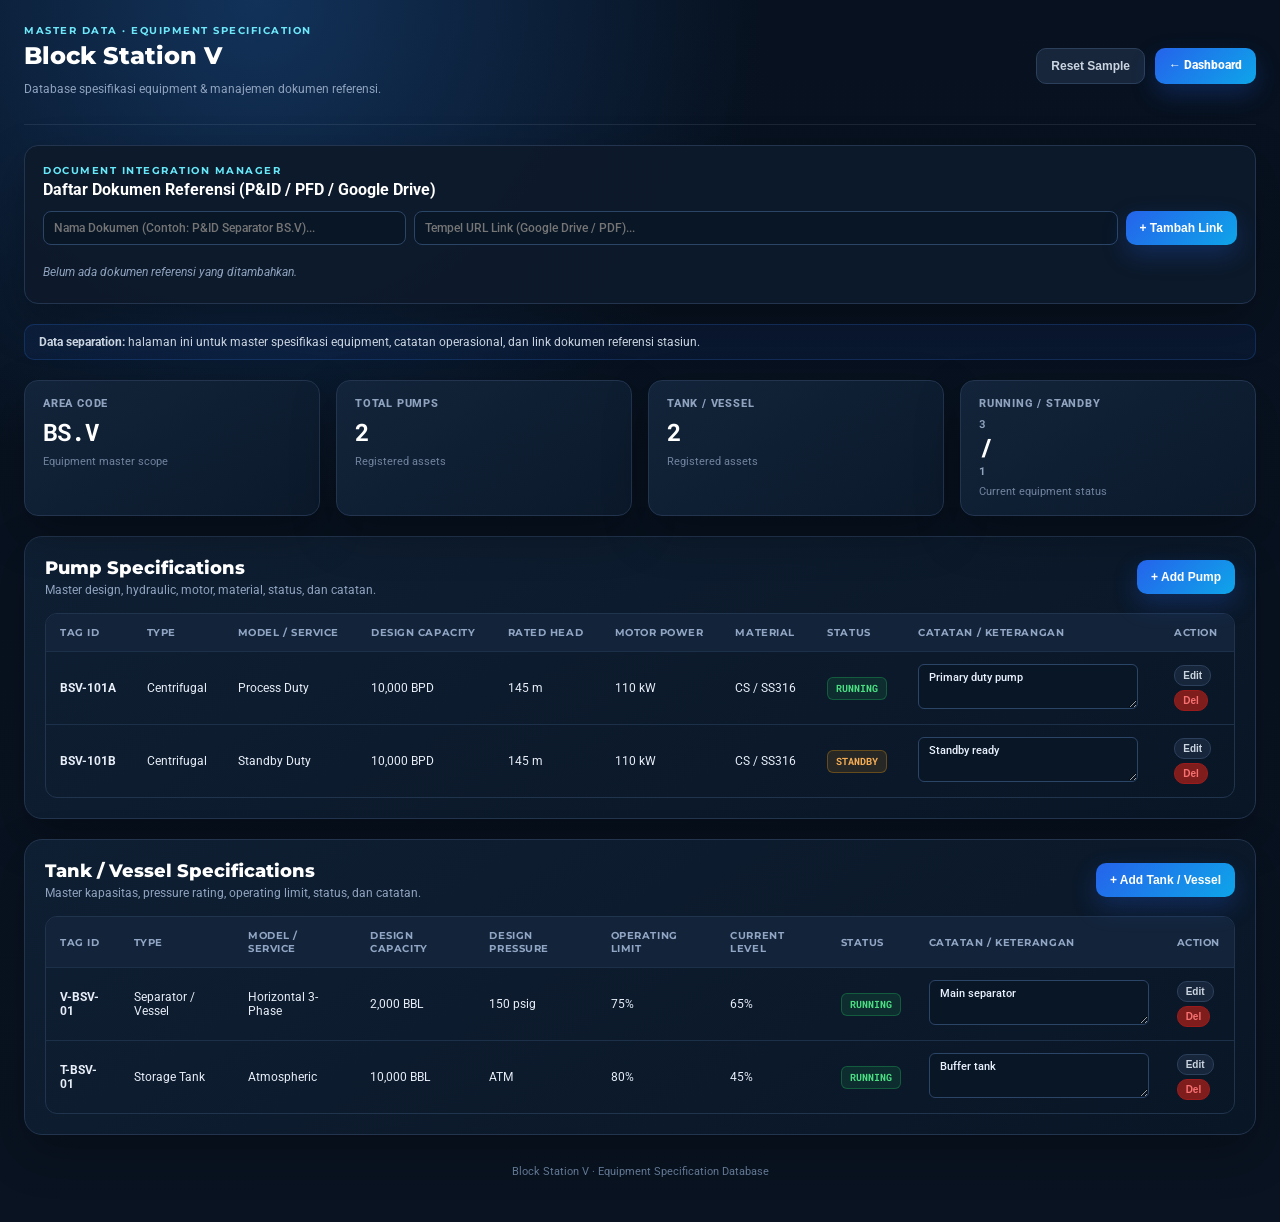
<file: detail_bs_v.html>
<!DOCTYPE html>
<html lang="id">
<head>
  <meta charset="UTF-8"><meta name="viewport" content="width=device-width, initial-scale=1.0">
  <title>Block Station V - Equipment Database</title>
  <link href="https://fonts.googleapis.com/css2?family=Montserrat:wght@600;700;800&family=Roboto+Mono:wght@500;700&family=Roboto:wght@400;500;700&display=swap" rel="stylesheet">
  <link rel="stylesheet" href="equipment.css">
</head>
<body>
  <main class="page-shell">
    <header class="topbar">
      <div><div class="eyebrow">MASTER DATA · EQUIPMENT SPECIFICATION</div><h1 id="pageTitle">Block Station V</h1><p class="subtext">Database spesifikasi equipment & manajemen dokumen referensi.</p></div>
      <div class="top-actions"><button class="btn btn-secondary" onclick="resetDb()">Reset Sample</button><a class="btn btn-primary" href="index.html">← Dashboard</a></div>
    </header>

    <!-- PANEL MULTIPLE DOKUMEN REFERENSI -->
    <section class="section-card" style="margin-bottom: 20px; background: rgba(13, 26, 43, 0.95); border: 1px solid #22344e; padding: 18px; border-radius: 14px;">
      <div style="margin-bottom: 12px;">
        <div class="eyebrow" style="color: #67e8f9;">DOCUMENT INTEGRATION MANAGER</div>
        <h3 style="margin: 3px 0 0; font-size: 16px; color: #fff;">Daftar Dokumen Referensi (P&ID / PFD / Google Drive)</h3>
      </div>
      
      <div style="display:flex; gap:8px; flex-wrap:wrap; margin-bottom: 14px;">
        <input type="text" id="docNameInput" class="value-input" placeholder="Nama Dokumen (Contoh: P&ID Separator BS.V)..." style="flex: 1; min-width: 200px; background:#091626; border:1px solid #2b4567; color:#eaf2ff; padding:8px 10px; border-radius:8px; font-size:12px;">
        <input type="url" id="docUrlInput" class="value-input" placeholder="Tempel URL Link (Google Drive / PDF)..." style="flex: 2; min-width: 250px; background:#091626; border:1px solid #2b4567; color:#eaf2ff; padding:8px 10px; border-radius:8px; font-size:12px;">
        <button class="btn btn-primary" onclick="addStationDoc()" style="white-space:nowrap;">+ Tambah Link</button>
      </div>

      <div id="docListContainer" style="display: flex; flex-direction: column; gap: 8px; max-height: 220px; overflow-y: auto;"></div>
    </section>

    <div class="info-strip"><strong>Data separation:</strong> halaman ini untuk master spesifikasi equipment, catatan operasional, dan link dokumen referensi stasiun.</div>
    
    <section class="summary-grid">
      <article class="summary-card"><span>Area Code</span><strong id="areaCode">BS.V</strong><small>Equipment master scope</small></article>
      <article class="summary-card"><span>Total Pumps</span><strong id="pumpCount">0</strong><small>Registered assets</small></article>
      <article class="summary-card"><span>Tank / Vessel</span><strong id="vesselCount">0</strong><small>Registered assets</small></article>
      <article class="summary-card"><span>Running / Standby</span><strong><span id="runningCount">0</span> / <span id="standbyCount">0</span></strong><small>Current equipment status</small></article>
    </section>

    <!-- PUMP SPECIFICATIONS -->
    <section class="section-card">
      <div class="section-head">
        <div><h2>Pump Specifications</h2><p>Master design, hydraulic, motor, material, status, dan catatan.</p></div>
        <button class="btn btn-primary" onclick="openModal('pumps')">+ Add Pump</button>
      </div>
      <div class="table-wrap">
        <table class="data-table">
          <thead>
            <tr>
              <th>Tag ID</th>
              <th>Type</th>
              <th>Model / Service</th>
              <th>Design Capacity</th>
              <th>Rated Head</th>
              <th>Motor Power</th>
              <th>Material</th>
              <th>Status</th>
              <th>Catatan / Keterangan</th>
              <th>Action</th>
            </tr>
          </thead>
          <tbody id="pumpBody"></tbody>
        </table>
      </div>
    </section>

    <!-- TANK / VESSEL SPECIFICATIONS -->
    <section class="section-card">
      <div class="section-head">
        <div><h2>Tank / Vessel Specifications</h2><p>Master kapasitas, pressure rating, operating limit, status, dan catatan.</p></div>
        <button class="btn btn-primary" onclick="openModal('vessels')">+ Add Tank / Vessel</button>
      </div>
      <div class="table-wrap">
        <table class="data-table">
          <thead>
            <tr>
              <th>Tag ID</th>
              <th>Type</th>
              <th>Model / Service</th>
              <th>Design Capacity</th>
              <th>Design Pressure</th>
              <th>Operating Limit</th>
              <th>Current Level</th>
              <th>Status</th>
              <th>Catatan / Keterangan</th>
              <th>Action</th>
            </tr>
          </thead>
          <tbody id="vesselBody"></tbody>
        </table>
      </div>
    </section>

    <div class="footer">Block Station V · Equipment Specification Database</div>
  </main>

  <div id="crudModal" class="modal" style="display:none; position:fixed; inset:0; background:rgba(0,0,0,0.7); z-index:100; align-items:center; justify-content:center;">
    <div class="modal-card" style="background:#0d1a2b; border:1px solid #22344e; padding:24px; border-radius:16px; width:100%; max-width:600px;">
      <div class="modal-head" style="margin-bottom:16px;"><h3 id="modalTitle" style="margin:0; font-size:18px; color:#fff;">Add Equipment</h3></div>
      <div class="modal-body">
        <div class="form-grid" style="display:grid; grid-template-columns:1fr 1fr; gap:12px;">
          <div class="form-group"><label style="font-size:11px; color:#8fa3bf; display:block; margin-bottom:4px;">Tag ID</label><input id="f-tag" class="value-input" placeholder="P-101A / V-201" style="width:100%;"></div>
          <div class="form-group"><label style="font-size:11px; color:#8fa3bf; display:block; margin-bottom:4px;">Status</label><select id="f-status" class="value-input" style="width:100%;"><option>RUNNING</option><option>STANDBY</option><option>REPAIR</option></select></div>
          <div class="form-group"><label style="font-size:11px; color:#8fa3bf; display:block; margin-bottom:4px;">Type</label><input id="f-type" class="value-input" placeholder="Centrifugal / Separator" style="width:100%;"></div>
          <div class="form-group"><label style="font-size:11px; color:#8fa3bf; display:block; margin-bottom:4px;">Model / Service</label><input id="f-model" class="value-input" placeholder="Service / model" style="width:100%;"></div>
          <div class="form-group"><label style="font-size:11px; color:#8fa3bf; display:block; margin-bottom:4px;">Design Capacity</label><input id="f-design" class="value-input" placeholder="10,000 BPD / 2,000 BBL" style="width:100%;"></div>
          <div class="form-group"><label id="fieldHeadLabel" style="font-size:11px; color:#8fa3bf; display:block; margin-bottom:4px;">Rated Head</label><input id="f-head" class="value-input" placeholder="145 m / 150 psig" style="width:100%;"></div>
          <div class="form-group"><label id="fieldPowerLabel" style="font-size:11px; color:#8fa3bf; display:block; margin-bottom:4px;">Motor Power</label><input id="f-power" class="value-input" placeholder="110 kW / 75%" style="width:100%;"></div>
          <div class="form-group"><label id="fieldMaterialLabel" style="font-size:11px; color:#8fa3bf; display:block; margin-bottom:4px;">Material</label><input id="f-material" class="value-input" placeholder="CS / SS316 / 65%" style="width:100%;"></div>
          <div class="form-group" style="grid-column: span 2;"><label style="font-size:11px; color:#8fa3bf; display:block; margin-bottom:4px;">Catatan / Keterangan</label><textarea id="f-note" placeholder="Catatan khusus equipment..." style="width:100%; background:#091626; border:1px solid #2b4567; color:#eaf2ff; padding:8px; border-radius:8px; font-family:inherit; min-height:70px; resize:vertical;"></textarea></div>
        </div>
        <div class="modal-actions" style="display:flex; justify-content:flex-end; gap:8px; margin-top:20px;">
          <button class="btn btn-secondary" onclick="closeModal()">Cancel</button>
          <button class="btn btn-primary" onclick="submitForm()">Save Data</button>
        </div>
      </div>
    </div>
  </div>

  <script>
    window.EQUIPMENT_PAGE = { code: 'BS.V', name: 'Block Station V', prefix: 'BSV' };
    const page = window.EQUIPMENT_PAGE;
    const storageKey = 'tanjung_equip_' + page.code.toLowerCase().replace('.', '_');
    const docStorageKey = 'tanjung_docs_bs_v';

    let db = loadDb();

    function defaultDb() {
      return {
        pumps: [
          { tag: page.prefix + '-101A', type: 'Centrifugal', model: 'Process Duty', design: '10,000 BPD', head: '145 m', power: '110 kW', material: 'CS / SS316', status: 'RUNNING', note: 'Primary duty pump' },
          { tag: page.prefix + '-101B', type: 'Centrifugal', model: 'Standby Duty', design: '10,000 BPD', head: '145 m', power: '110 kW', material: 'CS / SS316', status: 'STANDBY', note: 'Standby ready' }
        ],
        vessels: [
          { tag: 'V-' + page.prefix + '-01', type: 'Separator / Vessel', model: 'Horizontal 3-Phase', design: '2,000 BBL', pressure: '150 psig', limit: '75%', level: '65%', status: 'RUNNING', note: 'Main separator' },
          { tag: 'T-' + page.prefix + '-01', type: 'Storage Tank', model: 'Atmospheric', design: '10,000 BBL', pressure: 'ATM', limit: '80%', level: '45%', status: 'RUNNING', note: 'Buffer tank' }
        ]
      };
    }

    function loadDb() {
      try {
        const data = JSON.parse(localStorage.getItem(storageKey));
        return (data && data.pumps && data.vessels) ? data : defaultDb();
      } catch(e) {
        return defaultDb();
      }
    }

    function saveDb() {
      localStorage.setItem(storageKey, JSON.stringify(db));
      render();
    }

    window.resetDb = function() {
      if(confirm('Kembalikan data spesifikasi ke awal?')) {
        db = defaultDb();
        saveDb();
      }
    };

    function render() {
      document.getElementById('pageTitle').textContent = page.name;
      document.getElementById('areaCode').textContent = page.code;

      const pumps = db.pumps || [];
      const vessels = db.vessels || [];

      document.getElementById('pumpCount').textContent = pumps.length;
      document.getElementById('vesselCount').textContent = vessels.length;

      let running = 0, standby = 0;
      [...pumps, ...vessels].forEach(item => {
        if(item.status === 'RUNNING') running++;
        if(item.status === 'STANDBY') standby++;
      });
      document.getElementById('runningCount').textContent = running;
      document.getElementById('standbyCount').textContent = standby;

      // Render Pompa: Catatan di Kiri, Action di Kanan
      const pumpBody = document.getElementById('pumpBody');
      if(pumpBody) {
        pumpBody.innerHTML = pumps.map((p, idx) => `
          <tr>
            <td><b>${p.tag}</b></td>
            <td>${p.type}</td>
            <td>${p.model}</td>
            <td>${p.design}</td>
            <td>${p.head}</td>
            <td>${p.power}</td>
            <td>${p.material}</td>
            <td><span class="status-chip status-${(p.status || 'RUNNING').toLowerCase()}">${p.status}</span></td>
            <td><textarea class="value-input" placeholder="Tulis catatan teknis..." onchange="updateNote('pumps', ${idx}, this.value)" style="font-size:11px; padding:6px 10px; width:220px; min-height:45px; resize:vertical; background:#091626; border:1px solid #2b4567; color:#eaf2ff; border-radius:6px;">${p.note || ''}</textarea></td>
            <td>
              <button class="btn btn-secondary" style="padding:4px 8px; font-size:10px; margin-bottom:4px; display:inline-block;" onclick="editItem('pumps', ${idx})">Edit</button><br>
              <button class="btn btn-secondary" style="padding:4px 8px; font-size:10px; background:#7f1d1d; border-color:#991b1b; color:#f87171; display:inline-block;" onclick="deleteItem('pumps', ${idx})">Del</button>
            </td>
          </tr>
        `).join('');
      }

      // Render Vessel: Catatan di Kiri, Action di Kanan
      const vesselBody = document.getElementById('vesselBody');
      if(vesselBody) {
        vesselBody.innerHTML = vessels.map((v, idx) => `
          <tr>
            <td><b>${v.tag}</b></td>
            <td>${v.type}</td>
            <td>${v.model}</td>
            <td>${v.design}</td>
            <td>${v.pressure}</td>
            <td>${v.limit}</td>
            <td>${v.level}</td>
            <td><span class="status-chip status-${(v.status || 'RUNNING').toLowerCase()}">${v.status}</span></td>
            <td><textarea class="value-input" placeholder="Tulis catatan teknis..." onchange="updateNote('vessels', ${idx}, this.value)" style="font-size:11px; padding:6px 10px; width:220px; min-height:45px; resize:vertical; background:#091626; border:1px solid #2b4567; color:#eaf2ff; border-radius:6px;">${v.note || ''}</textarea></td>
            <td>
              <button class="btn btn-secondary" style="padding:4px 8px; font-size:10px; margin-bottom:4px; display:inline-block;" onclick="editItem('vessels', ${idx})">Edit</button><br>
              <button class="btn btn-secondary" style="padding:4px 8px; font-size:10px; background:#7f1d1d; border-color:#991b1b; color:#f87171; display:inline-block;" onclick="deleteItem('vessels', ${idx})">Del</button>
            </td>
          </tr>
        `).join('');
      }
    }

    window.updateNote = function(type, index, val) {
      if(db[type] && db[type][index]) {
        db[type][index].note = val;
        localStorage.setItem(storageKey, JSON.stringify(db));
      }
    };

    let currentCategory = 'pumps';
    let editIndex = -1;

    window.openModal = function(category, idx = -1) {
      currentCategory = category;
      editIndex = idx;
      const modal = document.getElementById('crudModal');
      if(modal) modal.style.display = 'flex';
      
      const titleEl = document.getElementById('modalTitle');
      if(titleEl) titleEl.textContent = (idx >= 0 ? 'Edit ' : 'Add ') + (category === 'pumps' ? 'Pump' : 'Tank / Vessel');

      const fTag = document.getElementById('f-tag');
      const fStatus = document.getElementById('f-status');
      const fType = document.getElementById('f-type');
      const fModel = document.getElementById('f-model');
      const fDesign = document.getElementById('f-design');
      const fHead = document.getElementById('f-head');
      const fPower = document.getElementById('f-power');
      const fMaterial = document.getElementById('f-material');
      const fNote = document.getElementById('f-note');

      if (idx >= 0 && db[category][idx]) {
        const item = db[category][idx];
        if(fTag) fTag.value = item.tag || '';
        if(fStatus) fStatus.value = item.status || 'RUNNING';
        if(fType) fType.value = item.type || '';
        if(fModel) fModel.value = item.model || '';
        if(fDesign) fDesign.value = item.design || '';
        if(fHead) fHead.value = category === 'pumps' ? (item.head || '') : (item.pressure || '');
        if(fPower) fPower.value = category === 'pumps' ? (item.power || '') : (item.limit || '');
        if(fMaterial) fMaterial.value = category === 'pumps' ? (item.material || '') : (item.level || '');
        if(fNote) fNote.value = item.note || '';
      } else {
        if(fTag) fTag.value = '';
        if(fStatus) fStatus.value = 'RUNNING';
        if(fType) fType.value = '';
        if(fModel) fModel.value = '';
        if(fDesign) fDesign.value = '';
        if(fHead) fHead.value = '';
        if(fPower) fPower.value = '';
        if(fMaterial) fMaterial.value = '';
        if(fNote) fNote.value = '';
      }
    };

    window.closeModal = function() {
      const modal = document.getElementById('crudModal');
      if(modal) modal.style.display = 'none';
    };

    window.editItem = function(category, idx) {
      openModal(category, idx);
    };

    window.deleteItem = function(category, idx) {
      if(confirm('Hapus item equipment ini?')) {
        db[category].splice(idx, 1);
        saveDb();
      }
    };

    window.submitForm = function() {
      const fTag = document.getElementById('f-tag');
      const tag = fTag ? fTag.value.trim() : '';
      if(!tag) {
        alert('Tag ID wajib diisi!');
        return;
      }

      const item = {
        tag: tag,
        status: document.getElementById('f-status') ? document.getElementById('f-status').value : 'RUNNING',
        type: document.getElementById('f-type') ? document.getElementById('f-type').value : '',
        model: document.getElementById('f-model') ? document.getElementById('f-model').value : '',
        design: document.getElementById('f-design') ? document.getElementById('f-design').value : '',
        note: document.getElementById('f-note') ? document.getElementById('f-note').value : ''
      };

      const hVal = document.getElementById('f-head') ? document.getElementById('f-head').value : '';
      const pVal = document.getElementById('f-power') ? document.getElementById('f-power').value : '';
      const mVal = document.getElementById('f-material') ? document.getElementById('f-material').value : '';

      if (currentCategory === 'pumps') {
        item.head = hVal;
        item.power = pVal;
        item.material = mVal;
      } else {
        item.pressure = hVal;
        item.limit = pVal;
        item.level = mVal;
      }

      if (editIndex >= 0) {
        db[currentCategory][editIndex] = item;
      } else {
        if(!db[currentCategory]) db[currentCategory] = [];
        db[currentCategory].push(item);
      }

      saveDb();
      closeModal();
    };

    // --- MANAJEMEN MULTI-LINK DOKUMEN ---
    function getSavedDocs() {
      try {
        return JSON.parse(localStorage.getItem(docStorageKey)) || [];
      } catch(e) {
        return [];
      }
    }

    function renderDocList() {
      const docs = getSavedDocs();
      const container = document.getElementById('docListContainer');
      if(!container) return;

      if(docs.length === 0) {
        container.innerHTML = '<div style="color: #8fa3bf; font-size: 12px; font-style: italic; padding: 6px 0;">Belum ada dokumen referensi yang ditambahkan.</div>';
        return;
      }

      container.innerHTML = docs.map((doc, index) => `
        <div style="display: flex; align-items: center; justify-content: space-between; background: #091626; border: 1px solid #21344e; padding: 8px 12px; border-radius: 8px; gap: 10px;">
          <div style="overflow: hidden; text-overflow: ellipsis; white-space: nowrap; flex: 1;">
            <strong style="color: #67e8f9; font-size: 12px; display: block; margin-bottom: 2px;">${doc.name}</strong>
            <a href="${doc.url}" target="_blank" style="color: #93c5fd; font-size: 11px; text-decoration: none; font-family: 'Roboto Mono', monospace;">${doc.url}</a>
          </div>
          <div style="display: flex; gap: 6px; flex-shrink: 0;">
            <a href="${doc.url}" target="_blank" class="btn btn-success" style="padding: 4px 10px; font-size: 10px; text-decoration: none;">Buka</a>
            <button class="btn btn-secondary" onclick="deleteDoc(${index})" style="padding: 4px 10px; font-size: 10px; background: #7f1d1d; border-color: #991b1b; color: #f87171;">Hapus</button>
          </div>
        </div>
      `).join('');
    }

    window.addStationDoc = function() {
      const nameInput = document.getElementById('docNameInput');
      const urlInput = document.getElementById('docUrlInput');
      
      const name = nameInput.value.trim();
      const url = urlInput.value.trim();

      if(!name || !url) {
        alert('Mohon isi Nama Dokumen dan URL Link terlebih dahulu!');
        return;
      }

      const docs = getSavedDocs();
      docs.push({ name, url });
      localStorage.setItem(docStorageKey, JSON.stringify(docs));

      nameInput.value = '';
      urlInput.value = '';
      renderDocList();
      alert('Dokumen referensi berhasil ditambahkan!');
    };

    window.deleteDoc = function(index) {
      if(confirm('Apakah Anda yakin ingin menghapus link dokumen ini?')) {
        const docs = getSavedDocs();
        docs.splice(index, 1);
        localStorage.setItem(docStorageKey, JSON.stringify(docs));
        renderDocList();
      }
    };

    window.addEventListener('DOMContentLoaded', () => {
      render();
      renderDocList();
    });
  </script>
</body>
</html>
</file>
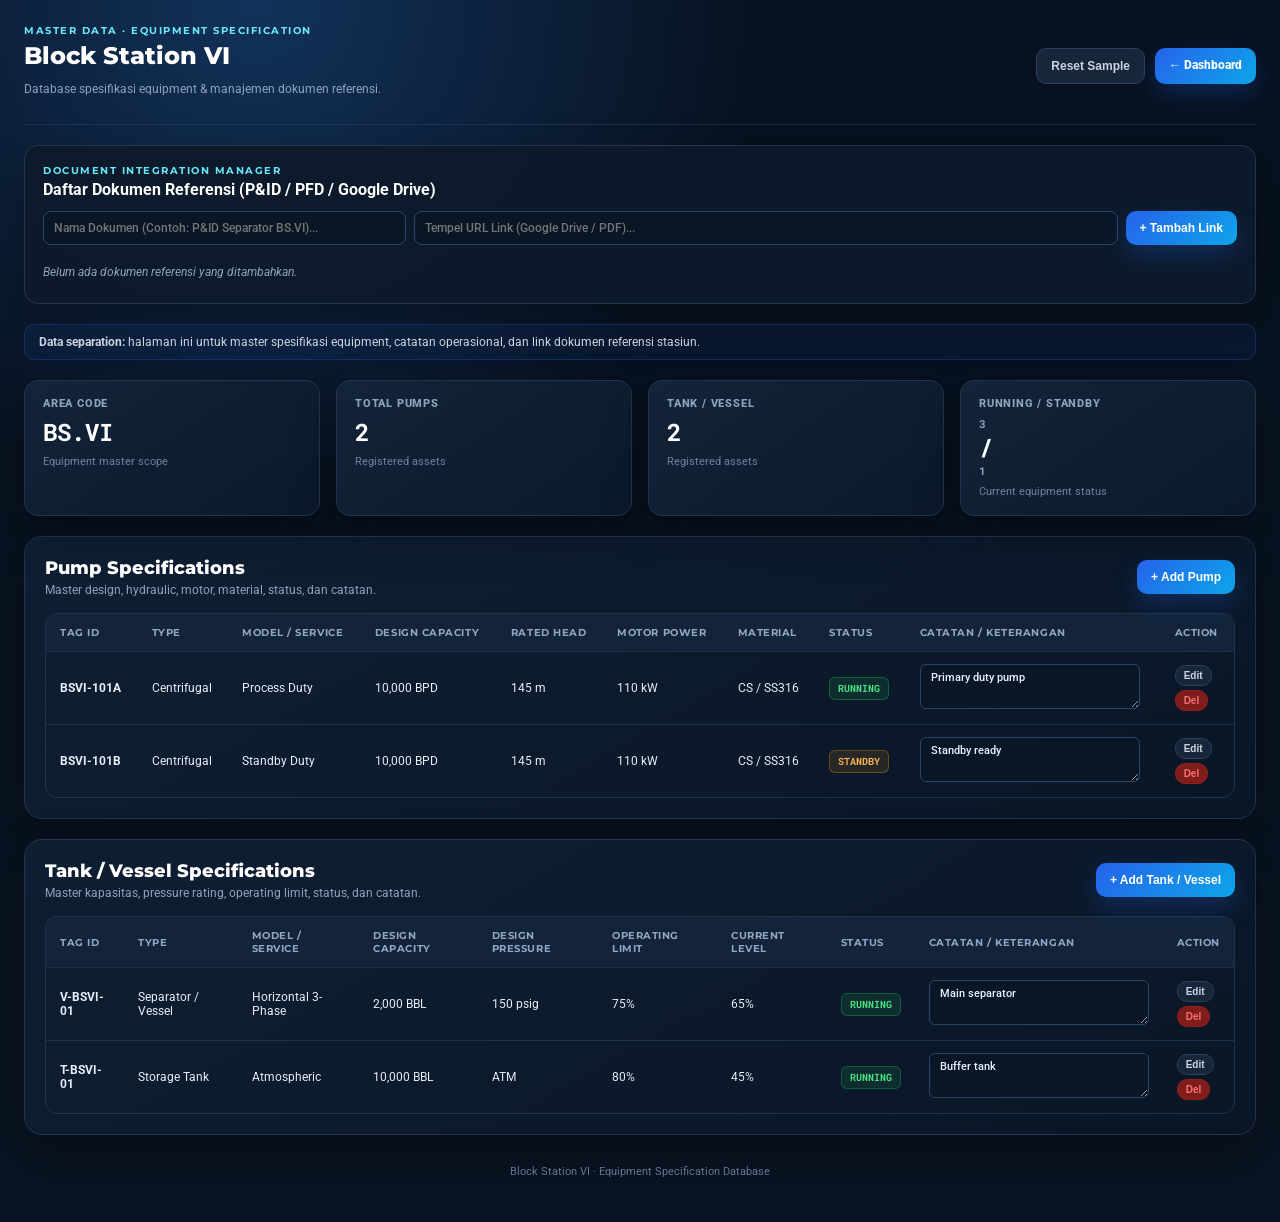
<file: detail_bs_vi.html>
<!DOCTYPE html>
<html lang="id">
<head>
  <meta charset="UTF-8"><meta name="viewport" content="width=device-width, initial-scale=1.0">
  <title>Block Station VI - Equipment Database</title>
  <link href="https://fonts.googleapis.com/css2?family=Montserrat:wght@600;700;800&family=Roboto+Mono:wght@500;700&family=Roboto:wght@400;500;700&display=swap" rel="stylesheet">
  <link rel="stylesheet" href="equipment.css">
</head>
<body>
  <main class="page-shell">
    <header class="topbar">
      <div><div class="eyebrow">MASTER DATA · EQUIPMENT SPECIFICATION</div><h1 id="pageTitle">Block Station VI</h1><p class="subtext">Database spesifikasi equipment & manajemen dokumen referensi.</p></div>
      <div class="top-actions"><button class="btn btn-secondary" onclick="resetDb()">Reset Sample</button><a class="btn btn-primary" href="index.html">← Dashboard</a></div>
    </header>

    <!-- PANEL MULTIPLE DOKUMEN REFERENSI -->
    <section class="section-card" style="margin-bottom: 20px; background: rgba(13, 26, 43, 0.95); border: 1px solid #22344e; padding: 18px; border-radius: 14px;">
      <div style="margin-bottom: 12px;">
        <div class="eyebrow" style="color: #67e8f9;">DOCUMENT INTEGRATION MANAGER</div>
        <h3 style="margin: 3px 0 0; font-size: 16px; color: #fff;">Daftar Dokumen Referensi (P&ID / PFD / Google Drive)</h3>
      </div>
      
      <div style="display:flex; gap:8px; flex-wrap:wrap; margin-bottom: 14px;">
        <input type="text" id="docNameInput" class="value-input" placeholder="Nama Dokumen (Contoh: P&ID Separator BS.VI)..." style="flex: 1; min-width: 200px; background:#091626; border:1px solid #2b4567; color:#eaf2ff; padding:8px 10px; border-radius:8px; font-size:12px;">
        <input type="url" id="docUrlInput" class="value-input" placeholder="Tempel URL Link (Google Drive / PDF)..." style="flex: 2; min-width: 250px; background:#091626; border:1px solid #2b4567; color:#eaf2ff; padding:8px 10px; border-radius:8px; font-size:12px;">
        <button class="btn btn-primary" onclick="addStationDoc()" style="white-space:nowrap;">+ Tambah Link</button>
      </div>

      <div id="docListContainer" style="display: flex; flex-direction: column; gap: 8px; max-height: 220px; overflow-y: auto;"></div>
    </section>

    <div class="info-strip"><strong>Data separation:</strong> halaman ini untuk master spesifikasi equipment, catatan operasional, dan link dokumen referensi stasiun.</div>
    
    <section class="summary-grid">
      <article class="summary-card"><span>Area Code</span><strong id="areaCode">BS.VI</strong><small>Equipment master scope</small></article>
      <article class="summary-card"><span>Total Pumps</span><strong id="pumpCount">0</strong><small>Registered assets</small></article>
      <article class="summary-card"><span>Tank / Vessel</span><strong id="vesselCount">0</strong><small>Registered assets</small></article>
      <article class="summary-card"><span>Running / Standby</span><strong><span id="runningCount">0</span> / <span id="standbyCount">0</span></strong><small>Current equipment status</small></article>
    </section>

    <!-- PUMP SPECIFICATIONS -->
    <section class="section-card">
      <div class="section-head">
        <div><h2>Pump Specifications</h2><p>Master design, hydraulic, motor, material, status, dan catatan.</p></div>
        <button class="btn btn-primary" onclick="openModal('pumps')">+ Add Pump</button>
      </div>
      <div class="table-wrap">
        <table class="data-table">
          <thead>
            <tr>
              <th>Tag ID</th>
              <th>Type</th>
              <th>Model / Service</th>
              <th>Design Capacity</th>
              <th>Rated Head</th>
              <th>Motor Power</th>
              <th>Material</th>
              <th>Status</th>
              <th>Catatan / Keterangan</th>
              <th>Action</th>
            </tr>
          </thead>
          <tbody id="pumpBody"></tbody>
        </table>
      </div>
    </section>

    <!-- TANK / VESSEL SPECIFICATIONS -->
    <section class="section-card">
      <div class="section-head">
        <div><h2>Tank / Vessel Specifications</h2><p>Master kapasitas, pressure rating, operating limit, status, dan catatan.</p></div>
        <button class="btn btn-primary" onclick="openModal('vessels')">+ Add Tank / Vessel</button>
      </div>
      <div class="table-wrap">
        <table class="data-table">
          <thead>
            <tr>
              <th>Tag ID</th>
              <th>Type</th>
              <th>Model / Service</th>
              <th>Design Capacity</th>
              <th>Design Pressure</th>
              <th>Operating Limit</th>
              <th>Current Level</th>
              <th>Status</th>
              <th>Catatan / Keterangan</th>
              <th>Action</th>
            </tr>
          </thead>
          <tbody id="vesselBody"></tbody>
        </table>
      </div>
    </section>

    <div class="footer">Block Station VI · Equipment Specification Database</div>
  </main>

  <div id="crudModal" class="modal" style="display:none; position:fixed; inset:0; background:rgba(0,0,0,0.7); z-index:100; align-items:center; justify-content:center;">
    <div class="modal-card" style="background:#0d1a2b; border:1px solid #22344e; padding:24px; border-radius:16px; width:100%; max-width:600px;">
      <div class="modal-head" style="margin-bottom:16px;"><h3 id="modalTitle" style="margin:0; font-size:18px; color:#fff;">Add Equipment</h3></div>
      <div class="modal-body">
        <div class="form-grid" style="display:grid; grid-template-columns:1fr 1fr; gap:12px;">
          <div class="form-group"><label style="font-size:11px; color:#8fa3bf; display:block; margin-bottom:4px;">Tag ID</label><input id="f-tag" class="value-input" placeholder="P-101A / V-201" style="width:100%;"></div>
          <div class="form-group"><label style="font-size:11px; color:#8fa3bf; display:block; margin-bottom:4px;">Status</label><select id="f-status" class="value-input" style="width:100%;"><option>RUNNING</option><option>STANDBY</option><option>REPAIR</option></select></div>
          <div class="form-group"><label style="font-size:11px; color:#8fa3bf; display:block; margin-bottom:4px;">Type</label><input id="f-type" class="value-input" placeholder="Centrifugal / Separator" style="width:100%;"></div>
          <div class="form-group"><label style="font-size:11px; color:#8fa3bf; display:block; margin-bottom:4px;">Model / Service</label><input id="f-model" class="value-input" placeholder="Service / model" style="width:100%;"></div>
          <div class="form-group"><label style="font-size:11px; color:#8fa3bf; display:block; margin-bottom:4px;">Design Capacity</label><input id="f-design" class="value-input" placeholder="10,000 BPD / 2,000 BBL" style="width:100%;"></div>
          <div class="form-group"><label id="fieldHeadLabel" style="font-size:11px; color:#8fa3bf; display:block; margin-bottom:4px;">Rated Head</label><input id="f-head" class="value-input" placeholder="145 m / 150 psig" style="width:100%;"></div>
          <div class="form-group"><label id="fieldPowerLabel" style="font-size:11px; color:#8fa3bf; display:block; margin-bottom:4px;">Motor Power</label><input id="f-power" class="value-input" placeholder="110 kW / 75%" style="width:100%;"></div>
          <div class="form-group"><label id="fieldMaterialLabel" style="font-size:11px; color:#8fa3bf; display:block; margin-bottom:4px;">Material</label><input id="f-material" class="value-input" placeholder="CS / SS316 / 65%" style="width:100%;"></div>
          <div class="form-group" style="grid-column: span 2;"><label style="font-size:11px; color:#8fa3bf; display:block; margin-bottom:4px;">Catatan / Keterangan</label><textarea id="f-note" placeholder="Catatan khusus equipment..." style="width:100%; background:#091626; border:1px solid #2b4567; color:#eaf2ff; padding:8px; border-radius:8px; font-family:inherit; min-height:70px; resize:vertical;"></textarea></div>
        </div>
        <div class="modal-actions" style="display:flex; justify-content:flex-end; gap:8px; margin-top:20px;">
          <button class="btn btn-secondary" onclick="closeModal()">Cancel</button>
          <button class="btn btn-primary" onclick="submitForm()">Save Data</button>
        </div>
      </div>
    </div>
  </div>

  <script>
    window.EQUIPMENT_PAGE = { code: 'BS.VI', name: 'Block Station VI', prefix: 'BSVI' };
    
    // Script Multi-Link Dokumen Referensi
    const docStorageKey = 'tanjung_docs_bs_vi';

    function getSavedDocs() {
      try {
        return JSON.parse(localStorage.getItem(docStorageKey)) || [];
      } catch(e) {
        return [];
      }
    }

    function renderDocList() {
      const docs = getSavedDocs();
      const container = document.getElementById('docListContainer');
      if(!container) return;

      if(docs.length === 0) {
        container.innerHTML = '<div style="color: #8fa3bf; font-size: 12px; font-style: italic; padding: 6px 0;">Belum ada dokumen referensi yang ditambahkan.</div>';
        return;
      }

      container.innerHTML = docs.map((doc, index) => `
        <div style="display: flex; align-items: center; justify-content: space-between; background: #091626; border: 1px solid #21344e; padding: 8px 12px; border-radius: 8px; gap: 10px;">
          <div style="overflow: hidden; text-overflow: ellipsis; white-space: nowrap; flex: 1;">
            <strong style="color: #67e8f9; font-size: 12px; display: block; margin-bottom: 2px;">${doc.name}</strong>
            <a href="${doc.url}" target="_blank" style="color: #93c5fd; font-size: 11px; text-decoration: none; font-family: 'Roboto Mono', monospace;">${doc.url}</a>
          </div>
          <div style="display: flex; gap: 6px; flex-shrink: 0;">
            <a href="${doc.url}" target="_blank" class="btn btn-success" style="padding: 4px 10px; font-size: 10px; text-decoration: none;">Buka</a>
            <button class="btn btn-secondary" onclick="deleteDoc(${index})" style="padding: 4px 10px; font-size: 10px; background: #7f1d1d; border-color: #991b1b; color: #f87171;">Hapus</button>
          </div>
        </div>
      `).join('');
    }

    function addStationDoc() {
      const nameInput = document.getElementById('docNameInput');
      const urlInput = document.getElementById('docUrlInput');
      
      const name = nameInput.value.trim();
      const url = urlInput.value.trim();

      if(!name || !url) {
        alert('Mohon isi Nama Dokumen dan URL Link terlebih dahulu!');
        return;
      }

      const docs = getSavedDocs();
      docs.push({ name, url });
      localStorage.setItem(docStorageKey, JSON.stringify(docs));

      nameInput.value = '';
      urlInput.value = '';
      renderDocList();
      alert('Dokumen referensi berhasil ditambahkan!');
    }

    function deleteDoc(index) {
      if(confirm('Apakah Anda yakin ingin menghapus link dokumen ini?')) {
        const docs = getSavedDocs();
        docs.splice(index, 1);
        localStorage.setItem(docStorageKey, JSON.stringify(docs));
        renderDocList();
      }
    }

    window.addEventListener('DOMContentLoaded', renderDocList);
  </script>
  <script src="equipment.js"></script>
</body>
</html>
</file>
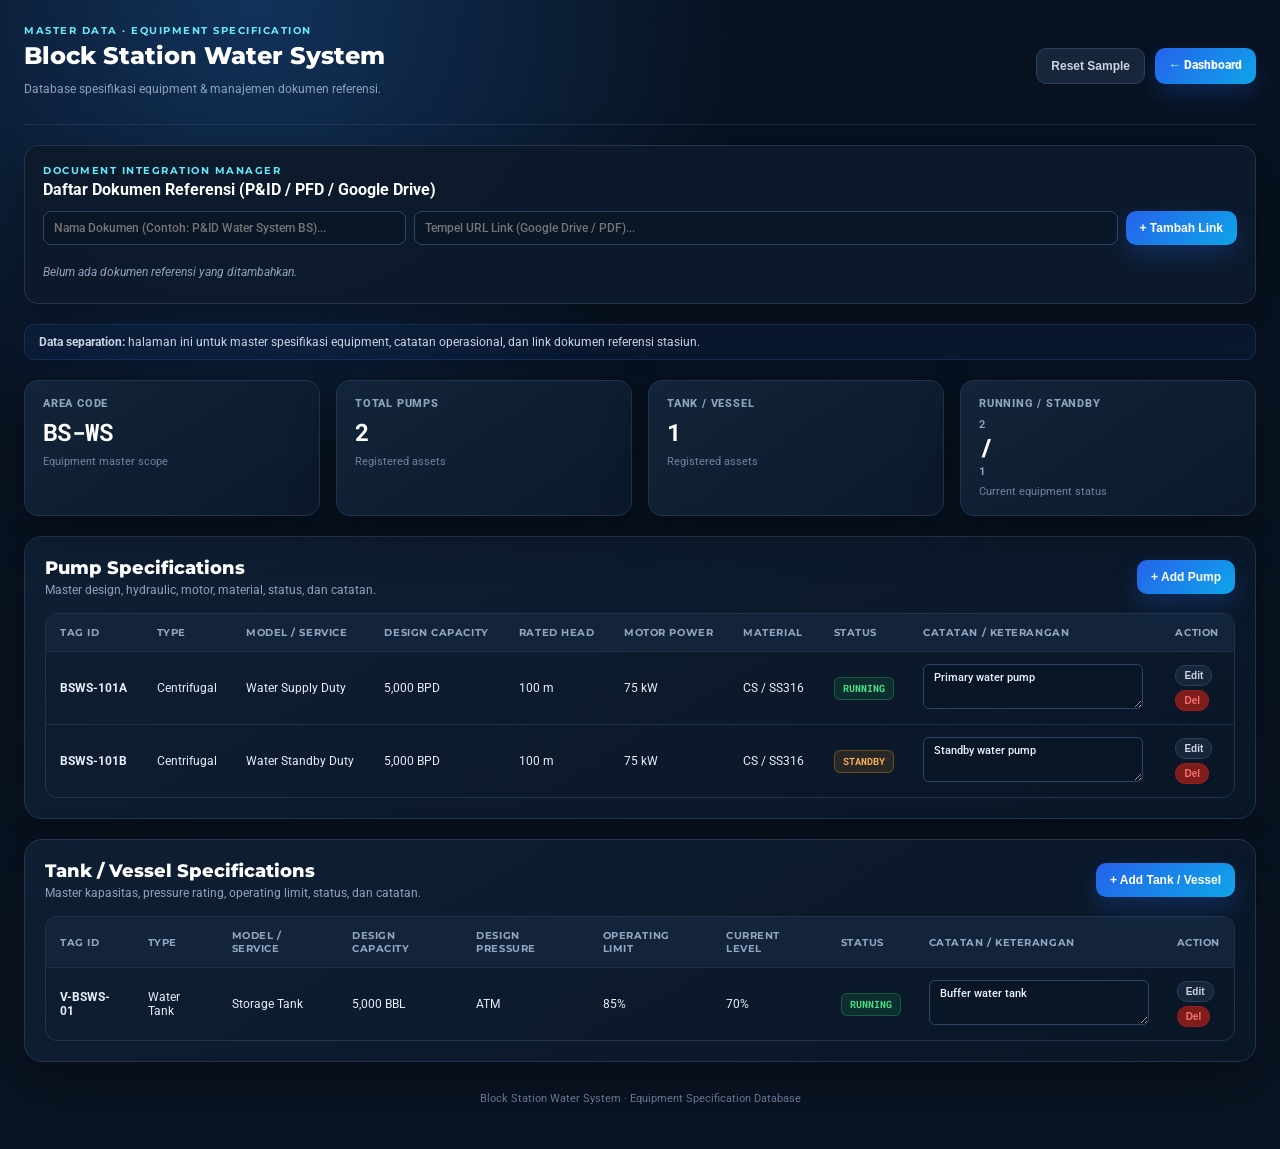
<file: detail_bs_ws.html>
<!DOCTYPE html>
<html lang="id">
<head>
  <meta charset="UTF-8"><meta name="viewport" content="width=device-width, initial-scale=1.0">
  <title>Block Station Water System - Equipment Database</title>
  <link href="https://fonts.googleapis.com/css2?family=Montserrat:wght@600;700;800&family=Roboto+Mono:wght@500;700&family=Roboto:wght@400;500;700&display=swap" rel="stylesheet">
  <link rel="stylesheet" href="equipment.css">
</head>
<body>
  <main class="page-shell">
    <header class="topbar">
      <div><div class="eyebrow">MASTER DATA · EQUIPMENT SPECIFICATION</div><h1 id="pageTitle">Block Station Water System</h1><p class="subtext">Database spesifikasi equipment & manajemen dokumen referensi.</p></div>
      <div class="top-actions"><button class="btn btn-secondary" onclick="resetDb()">Reset Sample</button><a class="btn btn-primary" href="index.html">← Dashboard</a></div>
    </header>

    <!-- PANEL MULTIPLE DOKUMEN REFERENSI -->
    <section class="section-card" style="margin-bottom: 20px; background: rgba(13, 26, 43, 0.95); border: 1px solid #22344e; padding: 18px; border-radius: 14px;">
      <div style="margin-bottom: 12px;">
        <div class="eyebrow" style="color: #67e8f9;">DOCUMENT INTEGRATION MANAGER</div>
        <h3 style="margin: 3px 0 0; font-size: 16px; color: #fff;">Daftar Dokumen Referensi (P&ID / PFD / Google Drive)</h3>
      </div>
      
      <div style="display:flex; gap:8px; flex-wrap:wrap; margin-bottom: 14px;">
        <input type="text" id="docNameInput" class="value-input" placeholder="Nama Dokumen (Contoh: P&ID Water System BS)..." style="flex: 1; min-width: 200px; background:#091626; border:1px solid #2b4567; color:#eaf2ff; padding:8px 10px; border-radius:8px; font-size:12px;">
        <input type="url" id="docUrlInput" class="value-input" placeholder="Tempel URL Link (Google Drive / PDF)..." style="flex: 2; min-width: 250px; background:#091626; border:1px solid #2b4567; color:#eaf2ff; padding:8px 10px; border-radius:8px; font-size:12px;">
        <button class="btn btn-primary" onclick="addStationDoc()" style="white-space:nowrap;">+ Tambah Link</button>
      </div>

      <div id="docListContainer" style="display: flex; flex-direction: column; gap: 8px; max-height: 220px; overflow-y: auto;"></div>
    </section>

    <div class="info-strip"><strong>Data separation:</strong> halaman ini untuk master spesifikasi equipment, catatan operasional, dan link dokumen referensi stasiun.</div>
    
    <section class="summary-grid">
      <article class="summary-card"><span>Area Code</span><strong id="areaCode">BS-WS</strong><small>Equipment master scope</small></article>
      <article class="summary-card"><span>Total Pumps</span><strong id="pumpCount">0</strong><small>Registered assets</small></article>
      <article class="summary-card"><span>Tank / Vessel</span><strong id="vesselCount">0</strong><small>Registered assets</small></article>
      <article class="summary-card"><span>Running / Standby</span><strong><span id="runningCount">0</span> / <span id="standbyCount">0</span></strong><small>Current equipment status</small></article>
    </section>

    <!-- PUMP SPECIFICATIONS -->
    <section class="section-card">
      <div class="section-head">
        <div><h2>Pump Specifications</h2><p>Master design, hydraulic, motor, material, status, dan catatan.</p></div>
        <button class="btn btn-primary" onclick="openModal('pumps')">+ Add Pump</button>
      </div>
      <div class="table-wrap">
        <table class="data-table">
          <thead>
            <tr>
              <th>Tag ID</th>
              <th>Type</th>
              <th>Model / Service</th>
              <th>Design Capacity</th>
              <th>Rated Head</th>
              <th>Motor Power</th>
              <th>Material</th>
              <th>Status</th>
              <th>Catatan / Keterangan</th>
              <th>Action</th>
            </tr>
          </thead>
          <tbody id="pumpBody"></tbody>
        </table>
      </div>
    </section>

    <!-- TANK / VESSEL SPECIFICATIONS -->
    <section class="section-card">
      <div class="section-head">
        <div><h2>Tank / Vessel Specifications</h2><p>Master kapasitas, pressure rating, operating limit, status, dan catatan.</p></div>
        <button class="btn btn-primary" onclick="openModal('vessels')">+ Add Tank / Vessel</button>
      </div>
      <div class="table-wrap">
        <table class="data-table">
          <thead>
            <tr>
              <th>Tag ID</th>
              <th>Type</th>
              <th>Model / Service</th>
              <th>Design Capacity</th>
              <th>Design Pressure</th>
              <th>Operating Limit</th>
              <th>Current Level</th>
              <th>Status</th>
              <th>Catatan / Keterangan</th>
              <th>Action</th>
            </tr>
          </thead>
          <tbody id="vesselBody"></tbody>
        </table>
      </div>
    </section>

    <div class="footer">Block Station Water System · Equipment Specification Database</div>
  </main>

  <div id="crudModal" class="modal" style="display:none; position:fixed; inset:0; background:rgba(0,0,0,0.7); z-index:100; align-items:center; justify-content:center;">
    <div class="modal-card" style="background:#0d1a2b; border:1px solid #22344e; padding:24px; border-radius:16px; width:100%; max-width:600px;">
      <div class="modal-head" style="margin-bottom:16px;"><h3 id="modalTitle" style="margin:0; font-size:18px; color:#fff;">Add Equipment</h3></div>
      <div class="modal-body">
        <div class="form-grid" style="display:grid; grid-template-columns:1fr 1fr; gap:12px;">
          <div class="form-group"><label style="font-size:11px; color:#8fa3bf; display:block; margin-bottom:4px;">Tag ID</label><input id="f-tag" class="value-input" placeholder="P-101A / V-201" style="width:100%;"></div>
          <div class="form-group"><label style="font-size:11px; color:#8fa3bf; display:block; margin-bottom:4px;">Status</label><select id="f-status" class="value-input" style="width:100%;"><option>RUNNING</option><option>STANDBY</option><option>REPAIR</option></select></div>
          <div class="form-group"><label style="font-size:11px; color:#8fa3bf; display:block; margin-bottom:4px;">Type</label><input id="f-type" class="value-input" placeholder="Centrifugal / Separator" style="width:100%;"></div>
          <div class="form-group"><label style="font-size:11px; color:#8fa3bf; display:block; margin-bottom:4px;">Model / Service</label><input id="f-model" class="value-input" placeholder="Service / model" style="width:100%;"></div>
          <div class="form-group"><label style="font-size:11px; color:#8fa3bf; display:block; margin-bottom:4px;">Design Capacity</label><input id="f-design" class="value-input" placeholder="10,000 BPD / 2,000 BBL" style="width:100%;"></div>
          <div class="form-group"><label id="fieldHeadLabel" style="font-size:11px; color:#8fa3bf; display:block; margin-bottom:4px;">Rated Head</label><input id="f-head" class="value-input" placeholder="145 m / 150 psig" style="width:100%;"></div>
          <div class="form-group"><label id="fieldPowerLabel" style="font-size:11px; color:#8fa3bf; display:block; margin-bottom:4px;">Motor Power</label><input id="f-power" class="value-input" placeholder="110 kW / 75%" style="width:100%;"></div>
          <div class="form-group"><label id="fieldMaterialLabel" style="font-size:11px; color:#8fa3bf; display:block; margin-bottom:4px;">Material</label><input id="f-material" class="value-input" placeholder="CS / SS316 / 65%" style="width:100%;"></div>
          <div class="form-group" style="grid-column: span 2;"><label style="font-size:11px; color:#8fa3bf; display:block; margin-bottom:4px;">Catatan / Keterangan</label><textarea id="f-note" placeholder="Catatan khusus equipment..." style="width:100%; background:#091626; border:1px solid #2b4567; color:#eaf2ff; padding:8px; border-radius:8px; font-family:inherit; min-height:70px; resize:vertical;"></textarea></div>
        </div>
        <div class="modal-actions" style="display:flex; justify-content:flex-end; gap:8px; margin-top:20px;">
          <button class="btn btn-secondary" onclick="closeModal()">Cancel</button>
          <button class="btn btn-primary" onclick="submitForm()">Save Data</button>
        </div>
      </div>
    </div>
  </div>

  <script>
    window.EQUIPMENT_PAGE = { code: 'BS-WS', name: 'Block Station Water System', prefix: 'BSWS' };
    const page = window.EQUIPMENT_PAGE;
    const storageKey = 'tanjung_equip_' + page.code.toLowerCase().replace('.', '_').replace('-', '_');
    const docStorageKey = 'tanjung_docs_bs_ws';

    let db = loadDb();

    function defaultDb() {
      return {
        pumps: [
          { tag: page.prefix + '-101A', type: 'Centrifugal', model: 'Water Supply Duty', design: '5,000 BPD', head: '100 m', power: '75 kW', material: 'CS / SS316', status: 'RUNNING', note: 'Primary water pump' },
          { tag: page.prefix + '-101B', type: 'Centrifugal', model: 'Water Standby Duty', design: '5,000 BPD', head: '100 m', power: '75 kW', material: 'CS / SS316', status: 'STANDBY', note: 'Standby water pump' }
        ],
        vessels: [
          { tag: 'V-' + page.prefix + '-01', type: 'Water Tank', model: 'Storage Tank', design: '5,000 BBL', pressure: 'ATM', limit: '85%', level: '70%', status: 'RUNNING', note: 'Buffer water tank' }
        ]
      };
    }

    function loadDb() {
      try {
        const data = JSON.parse(localStorage.getItem(storageKey));
        return (data && data.pumps && data.vessels) ? data : defaultDb();
      } catch(e) {
        return defaultDb();
      }
    }

    function saveDb() {
      localStorage.setItem(storageKey, JSON.stringify(db));
      render();
    }

    window.resetDb = function() {
      if(confirm('Kembalikan data spesifikasi ke awal?')) {
        db = defaultDb();
        saveDb();
      }
    };

    function render() {
      document.getElementById('pageTitle').textContent = page.name;
      document.getElementById('areaCode').textContent = page.code;

      const pumps = db.pumps || [];
      const vessels = db.vessels || [];

      document.getElementById('pumpCount').textContent = pumps.length;
      document.getElementById('vesselCount').textContent = vessels.length;

      let running = 0, standby = 0;
      [...pumps, ...vessels].forEach(item => {
        if(item.status === 'RUNNING') running++;
        if(item.status === 'STANDBY') standby++;
      });
      document.getElementById('runningCount').textContent = running;
      document.getElementById('standbyCount').textContent = standby;

      // Render Pompa: Catatan di Kiri, Action di Kanan
      const pumpBody = document.getElementById('pumpBody');
      if(pumpBody) {
        pumpBody.innerHTML = pumps.map((p, idx) => `
          <tr>
            <td><b>${p.tag}</b></td>
            <td>${p.type}</td>
            <td>${p.model}</td>
            <td>${p.design}</td>
            <td>${p.head}</td>
            <td>${p.power}</td>
            <td>${p.material}</td>
            <td><span class="status-chip status-${(p.status || 'RUNNING').toLowerCase()}">${p.status}</span></td>
            <td><textarea class="value-input" placeholder="Tulis catatan teknis..." onchange="updateNote('pumps', ${idx}, this.value)" style="font-size:11px; padding:6px 10px; width:220px; min-height:45px; resize:vertical; background:#091626; border:1px solid #2b4567; color:#eaf2ff; border-radius:6px;">${p.note || ''}</textarea></td>
            <td>
              <button class="btn btn-secondary" style="padding:4px 8px; font-size:10px; margin-bottom:4px; display:inline-block;" onclick="editItem('pumps', ${idx})">Edit</button><br>
              <button class="btn btn-secondary" style="padding:4px 8px; font-size:10px; background:#7f1d1d; border-color:#991b1b; color:#f87171; display:inline-block;" onclick="deleteItem('pumps', ${idx})">Del</button>
            </td>
          </tr>
        `).join('');
      }

      // Render Vessel: Catatan di Kiri, Action di Kanan
      const vesselBody = document.getElementById('vesselBody');
      if(vesselBody) {
        vesselBody.innerHTML = vessels.map((v, idx) => `
          <tr>
            <td><b>${v.tag}</b></td>
            <td>${v.type}</td>
            <td>${v.model}</td>
            <td>${v.design}</td>
            <td>${v.pressure}</td>
            <td>${v.limit}</td>
            <td>${v.level}</td>
            <td><span class="status-chip status-${(v.status || 'RUNNING').toLowerCase()}">${v.status}</span></td>
            <td><textarea class="value-input" placeholder="Tulis catatan teknis..." onchange="updateNote('vessels', ${idx}, this.value)" style="font-size:11px; padding:6px 10px; width:220px; min-height:45px; resize:vertical; background:#091626; border:1px solid #2b4567; color:#eaf2ff; border-radius:6px;">${v.note || ''}</textarea></td>
            <td>
              <button class="btn btn-secondary" style="padding:4px 8px; font-size:10px; margin-bottom:4px; display:inline-block;" onclick="editItem('vessels', ${idx})">Edit</button><br>
              <button class="btn btn-secondary" style="padding:4px 8px; font-size:10px; background:#7f1d1d; border-color:#991b1b; color:#f87171; display:inline-block;" onclick="deleteItem('vessels', ${idx})">Del</button>
            </td>
          </tr>
        `).join('');
      }
    }

    window.updateNote = function(type, index, val) {
      if(db[type] && db[type][index]) {
        db[type][index].note = val;
        localStorage.setItem(storageKey, JSON.stringify(db));
      }
    };

    let currentCategory = 'pumps';
    let editIndex = -1;

    window.openModal = function(category, idx = -1) {
      currentCategory = category;
      editIndex = idx;
      const modal = document.getElementById('crudModal');
      if(modal) modal.style.display = 'flex';
      
      const titleEl = document.getElementById('modalTitle');
      if(titleEl) titleEl.textContent = (idx >= 0 ? 'Edit ' : 'Add ') + (category === 'pumps' ? 'Pump' : 'Tank / Vessel');

      const fTag = document.getElementById('f-tag');
      const fStatus = document.getElementById('f-status');
      const fType = document.getElementById('f-type');
      const fModel = document.getElementById('f-model');
      const fDesign = document.getElementById('f-design');
      const fHead = document.getElementById('f-head');
      const fPower = document.getElementById('f-power');
      const fMaterial = document.getElementById('f-material');
      const fNote = document.getElementById('f-note');

      if (idx >= 0 && db[category][idx]) {
        const item = db[category][idx];
        if(fTag) fTag.value = item.tag || '';
        if(fStatus) fStatus.value = item.status || 'RUNNING';
        if(fType) fType.value = item.type || '';
        if(fModel) fModel.value = item.model || '';
        if(fDesign) fDesign.value = item.design || '';
        if(fHead) fHead.value = category === 'pumps' ? (item.head || '') : (item.pressure || '');
        if(fPower) fPower.value = category === 'pumps' ? (item.power || '') : (item.limit || '');
        if(fMaterial) fMaterial.value = category === 'pumps' ? (item.material || '') : (item.level || '');
        if(fNote) fNote.value = item.note || '';
      } else {
        if(fTag) fTag.value = '';
        if(fStatus) fStatus.value = 'RUNNING';
        if(fType) fType.value = '';
        if(fModel) fModel.value = '';
        if(fDesign) fDesign.value = '';
        if(fHead) fHead.value = '';
        if(fPower) fPower.value = '';
        if(fMaterial) fMaterial.value = '';
        if(fNote) fNote.value = '';
      }
    };

    window.closeModal = function() {
      const modal = document.getElementById('crudModal');
      if(modal) modal.style.display = 'none';
    };

    window.editItem = function(category, idx) {
      openModal(category, idx);
    };

    window.deleteItem = function(category, idx) {
      if(confirm('Hapus item equipment ini?')) {
        db[category].splice(idx, 1);
        saveDb();
      }
    };

    window.submitForm = function() {
      const fTag = document.getElementById('f-tag');
      const tag = fTag ? fTag.value.trim() : '';
      if(!tag) {
        alert('Tag ID wajib diisi!');
        return;
      }

      const item = {
        tag: tag,
        status: document.getElementById('f-status') ? document.getElementById('f-status').value : 'RUNNING',
        type: document.getElementById('f-type') ? document.getElementById('f-type').value : '',
        model: document.getElementById('f-model') ? document.getElementById('f-model').value : '',
        design: document.getElementById('f-design') ? document.getElementById('f-design').value : '',
        note: document.getElementById('f-note') ? document.getElementById('f-note').value : ''
      };

      const hVal = document.getElementById('f-head') ? document.getElementById('f-head').value : '';
      const pVal = document.getElementById('f-power') ? document.getElementById('f-power').value : '';
      const mVal = document.getElementById('f-material') ? document.getElementById('f-material').value : '';

      if (currentCategory === 'pumps') {
        item.head = hVal;
        item.power = pVal;
        item.material = mVal;
      } else {
        item.pressure = hVal;
        item.limit = pVal;
        item.level = mVal;
      }

      if (editIndex >= 0) {
        db[currentCategory][editIndex] = item;
      } else {
        if(!db[currentCategory]) db[currentCategory] = [];
        db[currentCategory].push(item);
      }

      saveDb();
      closeModal();
    };

    // --- MANAJEMEN MULTI-LINK DOKUMEN ---
    function getSavedDocs() {
      try {
        return JSON.parse(localStorage.getItem(docStorageKey)) || [];
      } catch(e) {
        return [];
      }
    }

    function renderDocList() {
      const docs = getSavedDocs();
      const container = document.getElementById('docListContainer');
      if(!container) return;

      if(docs.length === 0) {
        container.innerHTML = '<div style="color: #8fa3bf; font-size: 12px; font-style: italic; padding: 6px 0;">Belum ada dokumen referensi yang ditambahkan.</div>';
        return;
      }

      container.innerHTML = docs.map((doc, index) => `
        <div style="display: flex; align-items: center; justify-content: space-between; background: #091626; border: 1px solid #21344e; padding: 8px 12px; border-radius: 8px; gap: 10px;">
          <div style="overflow: hidden; text-overflow: ellipsis; white-space: nowrap; flex: 1;">
            <strong style="color: #67e8f9; font-size: 12px; display: block; margin-bottom: 2px;">${doc.name}</strong>
            <a href="${doc.url}" target="_blank" style="color: #93c5fd; font-size: 11px; text-decoration: none; font-family: 'Roboto Mono', monospace;">${doc.url}</a>
          </div>
          <div style="display: flex; gap: 6px; flex-shrink: 0;">
            <a href="${doc.url}" target="_blank" class="btn btn-success" style="padding: 4px 10px; font-size: 10px; text-decoration: none;">Buka</a>
            <button class="btn btn-secondary" onclick="deleteDoc(${index})" style="padding: 4px 10px; font-size: 10px; background: #7f1d1d; border-color: #991b1b; color: #f87171;">Hapus</button>
          </div>
        </div>
      `).join('');
    }

    window.addStationDoc = function() {
      const nameInput = document.getElementById('docNameInput');
      const urlInput = document.getElementById('docUrlInput');
      
      const name = nameInput.value.trim();
      const url = urlInput.value.trim();

      if(!name || !url) {
        alert('Mohon isi Nama Dokumen dan URL Link terlebih dahulu!');
        return;
      }

      const docs = getSavedDocs();
      docs.push({ name, url });
      localStorage.setItem(docStorageKey, JSON.stringify(docs));

      nameInput.value = '';
      urlInput.value = '';
      renderDocList();
      alert('Dokumen referensi berhasil ditambahkan!');
    };

    window.deleteDoc = function(index) {
      if(confirm('Apakah Anda yakin ingin menghapus link dokumen ini?')) {
        const docs = getSavedDocs();
        docs.splice(index, 1);
        localStorage.setItem(docStorageKey, JSON.stringify(docs));
        renderDocList();
      }
    };

    window.addEventListener('DOMContentLoaded', () => {
      render();
      renderDocList();
    });
  </script>
</body>
</html>
</file>
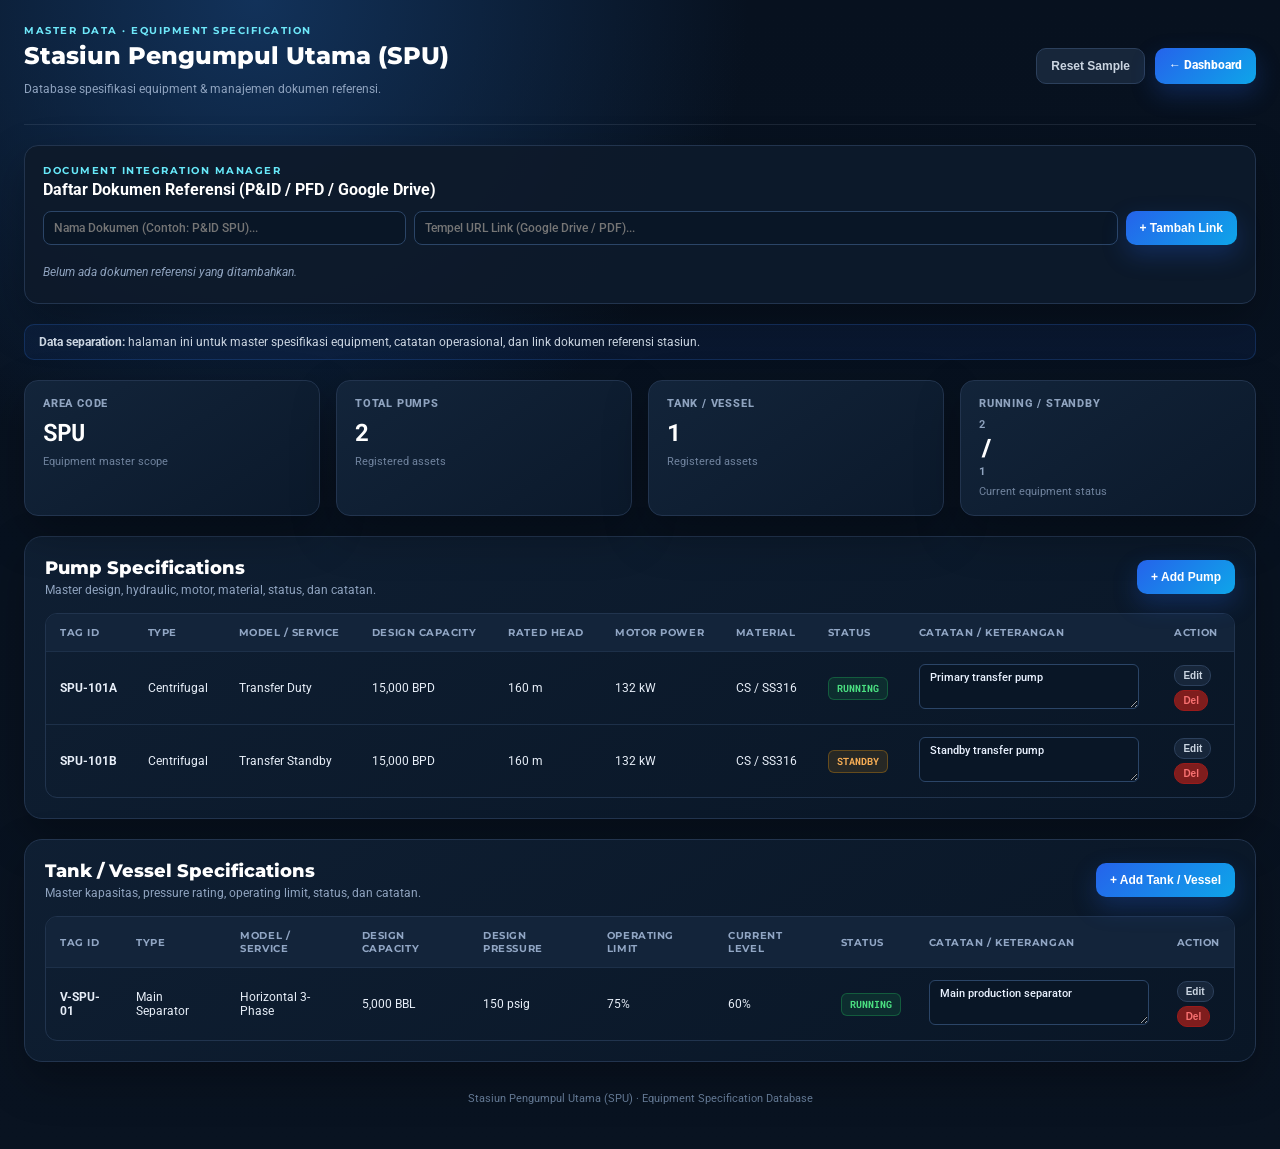
<file: detail_spu.html>
<!DOCTYPE html>
<html lang="id">
<head>
  <meta charset="UTF-8"><meta name="viewport" content="width=device-width, initial-scale=1.0">
  <title>SPU - Equipment Database</title>
  <link href="https://fonts.googleapis.com/css2?family=Montserrat:wght@600;700;800&family=Roboto+Mono:wght@500;700&family=Roboto:wght@400;500;700&display=swap" rel="stylesheet">
  <link rel="stylesheet" href="equipment.css">
</head>
<body>
  <main class="page-shell">
    <header class="topbar">
      <div><div class="eyebrow">MASTER DATA · EQUIPMENT SPECIFICATION</div><h1 id="pageTitle">Stasiun Pengumpul Utama (SPU)</h1><p class="subtext">Database spesifikasi equipment & manajemen dokumen referensi.</p></div>
      <div class="top-actions"><button class="btn btn-secondary" onclick="resetDb()">Reset Sample</button><a class="btn btn-primary" href="index.html">← Dashboard</a></div>
    </header>

    <!-- PANEL MULTIPLE DOKUMEN REFERENSI -->
    <section class="section-card" style="margin-bottom: 20px; background: rgba(13, 26, 43, 0.95); border: 1px solid #22344e; padding: 18px; border-radius: 14px;">
      <div style="margin-bottom: 12px;">
        <div class="eyebrow" style="color: #67e8f9;">DOCUMENT INTEGRATION MANAGER</div>
        <h3 style="margin: 3px 0 0; font-size: 16px; color: #fff;">Daftar Dokumen Referensi (P&ID / PFD / Google Drive)</h3>
      </div>
      
      <div style="display:flex; gap:8px; flex-wrap:wrap; margin-bottom: 14px;">
        <input type="text" id="docNameInput" class="value-input" placeholder="Nama Dokumen (Contoh: P&ID SPU)..." style="flex: 1; min-width: 200px; background:#091626; border:1px solid #2b4567; color:#eaf2ff; padding:8px 10px; border-radius:8px; font-size:12px;">
        <input type="url" id="docUrlInput" class="value-input" placeholder="Tempel URL Link (Google Drive / PDF)..." style="flex: 2; min-width: 250px; background:#091626; border:1px solid #2b4567; color:#eaf2ff; padding:8px 10px; border-radius:8px; font-size:12px;">
        <button class="btn btn-primary" onclick="addStationDoc()" style="white-space:nowrap;">+ Tambah Link</button>
      </div>

      <div id="docListContainer" style="display: flex; flex-direction: column; gap: 8px; max-height: 220px; overflow-y: auto;"></div>
    </section>

    <div class="info-strip"><strong>Data separation:</strong> halaman ini untuk master spesifikasi equipment, catatan operasional, dan link dokumen referensi stasiun.</div>
    
    <section class="summary-grid">
      <article class="summary-card"><span>Area Code</span><strong id="areaCode">SPU</strong><small>Equipment master scope</small></article>
      <article class="summary-card"><span>Total Pumps</span><strong id="pumpCount">0</strong><small>Registered assets</small></article>
      <article class="summary-card"><span>Tank / Vessel</span><strong id="vesselCount">0</strong><small>Registered assets</small></article>
      <article class="summary-card"><span>Running / Standby</span><strong><span id="runningCount">0</span> / <span id="standbyCount">0</span></strong><small>Current equipment status</small></article>
    </section>

    <!-- PUMP SPECIFICATIONS -->
    <section class="section-card">
      <div class="section-head">
        <div><h2>Pump Specifications</h2><p>Master design, hydraulic, motor, material, status, dan catatan.</p></div>
        <button class="btn btn-primary" onclick="openModal('pumps')">+ Add Pump</button>
      </div>
      <div class="table-wrap">
        <table class="data-table">
          <thead>
            <tr>
              <th>Tag ID</th>
              <th>Type</th>
              <th>Model / Service</th>
              <th>Design Capacity</th>
              <th>Rated Head</th>
              <th>Motor Power</th>
              <th>Material</th>
              <th>Status</th>
              <th>Catatan / Keterangan</th>
              <th>Action</th>
            </tr>
          </thead>
          <tbody id="pumpBody"></tbody>
        </table>
      </div>
    </section>

    <!-- TANK / VESSEL SPECIFICATIONS -->
    <section class="section-card">
      <div class="section-head">
        <div><h2>Tank / Vessel Specifications</h2><p>Master kapasitas, pressure rating, operating limit, status, dan catatan.</p></div>
        <button class="btn btn-primary" onclick="openModal('vessels')">+ Add Tank / Vessel</button>
      </div>
      <div class="table-wrap">
        <table class="data-table">
          <thead>
            <tr>
              <th>Tag ID</th>
              <th>Type</th>
              <th>Model / Service</th>
              <th>Design Capacity</th>
              <th>Design Pressure</th>
              <th>Operating Limit</th>
              <th>Current Level</th>
              <th>Status</th>
              <th>Catatan / Keterangan</th>
              <th>Action</th>
            </tr>
          </thead>
          <tbody id="vesselBody"></tbody>
        </table>
      </div>
    </section>

    <div class="footer">Stasiun Pengumpul Utama (SPU) · Equipment Specification Database</div>
  </main>

  <div id="crudModal" class="modal" style="display:none; position:fixed; inset:0; background:rgba(0,0,0,0.7); z-index:100; align-items:center; justify-content:center;">
    <div class="modal-card" style="background:#0d1a2b; border:1px solid #22344e; padding:24px; border-radius:16px; width:100%; max-width:600px;">
      <div class="modal-head" style="margin-bottom:16px;"><h3 id="modalTitle" style="margin:0; font-size:18px; color:#fff;">Add Equipment</h3></div>
      <div class="modal-body">
        <div class="form-grid" style="display:grid; grid-template-columns:1fr 1fr; gap:12px;">
          <div class="form-group"><label style="font-size:11px; color:#8fa3bf; display:block; margin-bottom:4px;">Tag ID</label><input id="f-tag" class="value-input" placeholder="P-101A / V-201" style="width:100%;"></div>
          <div class="form-group"><label style="font-size:11px; color:#8fa3bf; display:block; margin-bottom:4px;">Status</label><select id="f-status" class="value-input" style="width:100%;"><option>RUNNING</option><option>STANDBY</option><option>REPAIR</option></select></div>
          <div class="form-group"><label style="font-size:11px; color:#8fa3bf; display:block; margin-bottom:4px;">Type</label><input id="f-type" class="value-input" placeholder="Centrifugal / Separator" style="width:100%;"></div>
          <div class="form-group"><label style="font-size:11px; color:#8fa3bf; display:block; margin-bottom:4px;">Model / Service</label><input id="f-model" class="value-input" placeholder="Service / model" style="width:100%;"></div>
          <div class="form-group"><label style="font-size:11px; color:#8fa3bf; display:block; margin-bottom:4px;">Design Capacity</label><input id="f-design" class="value-input" placeholder="10,000 BPD / 2,000 BBL" style="width:100%;"></div>
          <div class="form-group"><label id="fieldHeadLabel" style="font-size:11px; color:#8fa3bf; display:block; margin-bottom:4px;">Rated Head</label><input id="f-head" class="value-input" placeholder="145 m / 150 psig" style="width:100%;"></div>
          <div class="form-group"><label id="fieldPowerLabel" style="font-size:11px; color:#8fa3bf; display:block; margin-bottom:4px;">Motor Power</label><input id="f-power" class="value-input" placeholder="110 kW / 75%" style="width:100%;"></div>
          <div class="form-group"><label id="fieldMaterialLabel" style="font-size:11px; color:#8fa3bf; display:block; margin-bottom:4px;">Material</label><input id="f-material" class="value-input" placeholder="CS / SS316 / 65%" style="width:100%;"></div>
          <div class="form-group" style="grid-column: span 2;"><label style="font-size:11px; color:#8fa3bf; display:block; margin-bottom:4px;">Catatan / Keterangan</label><textarea id="f-note" placeholder="Catatan khusus equipment..." style="width:100%; background:#091626; border:1px solid #2b4567; color:#eaf2ff; padding:8px; border-radius:8px; font-family:inherit; min-height:70px; resize:vertical;"></textarea></div>
        </div>
        <div class="modal-actions" style="display:flex; justify-content:flex-end; gap:8px; margin-top:20px;">
          <button class="btn btn-secondary" onclick="closeModal()">Cancel</button>
          <button class="btn btn-primary" onclick="submitForm()">Save Data</button>
        </div>
      </div>
    </div>
  </div>

  <script>
    window.EQUIPMENT_PAGE = { code: 'SPU', name: 'Stasiun Pengumpul Utama (SPU)', prefix: 'SPU' };
    const page = window.EQUIPMENT_PAGE;
    const storageKey = 'tanjung_equip_' + page.code.toLowerCase().replace('.', '_');
    const docStorageKey = 'tanjung_docs_spu';

    let db = loadDb();

    function defaultDb() {
      return {
        pumps: [
          { tag: page.prefix + '-101A', type: 'Centrifugal', model: 'Transfer Duty', design: '15,000 BPD', head: '160 m', power: '132 kW', material: 'CS / SS316', status: 'RUNNING', note: 'Primary transfer pump' },
          { tag: page.prefix + '-101B', type: 'Centrifugal', model: 'Transfer Standby', design: '15,000 BPD', head: '160 m', power: '132 kW', material: 'CS / SS316', status: 'STANDBY', note: 'Standby transfer pump' }
        ],
        vessels: [
          { tag: 'V-' + page.prefix + '-01', type: 'Main Separator', model: 'Horizontal 3-Phase', design: '5,000 BBL', pressure: '150 psig', limit: '75%', level: '60%', status: 'RUNNING', note: 'Main production separator' }
        ]
      };
    }

    function loadDb() {
      try {
        const data = JSON.parse(localStorage.getItem(storageKey));
        return (data && data.pumps && data.vessels) ? data : defaultDb();
      } catch(e) {
        return defaultDb();
      }
    }

    function saveDb() {
      localStorage.setItem(storageKey, JSON.stringify(db));
      render();
    }

    window.resetDb = function() {
      if(confirm('Kembalikan data spesifikasi ke awal?')) {
        db = defaultDb();
        saveDb();
      }
    };

    function render() {
      document.getElementById('pageTitle').textContent = page.name;
      document.getElementById('areaCode').textContent = page.code;

      const pumps = db.pumps || [];
      const vessels = db.vessels || [];

      document.getElementById('pumpCount').textContent = pumps.length;
      document.getElementById('vesselCount').textContent = vessels.length;

      let running = 0, standby = 0;
      [...pumps, ...vessels].forEach(item => {
        if(item.status === 'RUNNING') running++;
        if(item.status === 'STANDBY') standby++;
      });
      document.getElementById('runningCount').textContent = running;
      document.getElementById('standbyCount').textContent = standby;

      // Render Pompa: Catatan di Kiri, Action di Kanan
      const pumpBody = document.getElementById('pumpBody');
      if(pumpBody) {
        pumpBody.innerHTML = pumps.map((p, idx) => `
          <tr>
            <td><b>${p.tag}</b></td>
            <td>${p.type}</td>
            <td>${p.model}</td>
            <td>${p.design}</td>
            <td>${p.head}</td>
            <td>${p.power}</td>
            <td>${p.material}</td>
            <td><span class="status-chip status-${(p.status || 'RUNNING').toLowerCase()}">${p.status}</span></td>
            <td><textarea class="value-input" placeholder="Tulis catatan teknis..." onchange="updateNote('pumps', ${idx}, this.value)" style="font-size:11px; padding:6px 10px; width:220px; min-height:45px; resize:vertical; background:#091626; border:1px solid #2b4567; color:#eaf2ff; border-radius:6px;">${p.note || ''}</textarea></td>
            <td>
              <button class="btn btn-secondary" style="padding:4px 8px; font-size:10px; margin-bottom:4px; display:inline-block;" onclick="editItem('pumps', ${idx})">Edit</button><br>
              <button class="btn btn-secondary" style="padding:4px 8px; font-size:10px; background:#7f1d1d; border-color:#991b1b; color:#f87171; display:inline-block;" onclick="deleteItem('pumps', ${idx})">Del</button>
            </td>
          </tr>
        `).join('');
      }

      // Render Vessel: Catatan di Kiri, Action di Kanan
      const vesselBody = document.getElementById('vesselBody');
      if(vesselBody) {
        vesselBody.innerHTML = vessels.map((v, idx) => `
          <tr>
            <td><b>${v.tag}</b></td>
            <td>${v.type}</td>
            <td>${v.model}</td>
            <td>${v.design}</td>
            <td>${v.pressure}</td>
            <td>${v.limit}</td>
            <td>${v.level}</td>
            <td><span class="status-chip status-${(v.status || 'RUNNING').toLowerCase()}">${v.status}</span></td>
            <td><textarea class="value-input" placeholder="Tulis catatan teknis..." onchange="updateNote('vessels', ${idx}, this.value)" style="font-size:11px; padding:6px 10px; width:220px; min-height:45px; resize:vertical; background:#091626; border:1px solid #2b4567; color:#eaf2ff; border-radius:6px;">${v.note || ''}</textarea></td>
            <td>
              <button class="btn btn-secondary" style="padding:4px 8px; font-size:10px; margin-bottom:4px; display:inline-block;" onclick="editItem('vessels', ${idx})">Edit</button><br>
              <button class="btn btn-secondary" style="padding:4px 8px; font-size:10px; background:#7f1d1d; border-color:#991b1b; color:#f87171; display:inline-block;" onclick="deleteItem('vessels', ${idx})">Del</button>
            </td>
          </tr>
        `).join('');
      }
    }

    window.updateNote = function(type, index, val) {
      if(db[type] && db[type][index]) {
        db[type][index].note = val;
        localStorage.setItem(storageKey, JSON.stringify(db));
      }
    };

    let currentCategory = 'pumps';
    let editIndex = -1;

    window.openModal = function(category, idx = -1) {
      currentCategory = category;
      editIndex = idx;
      const modal = document.getElementById('crudModal');
      if(modal) modal.style.display = 'flex';
      
      const titleEl = document.getElementById('modalTitle');
      if(titleEl) titleEl.textContent = (idx >= 0 ? 'Edit ' : 'Add ') + (category === 'pumps' ? 'Pump' : 'Tank / Vessel');

      const fTag = document.getElementById('f-tag');
      const fStatus = document.getElementById('f-status');
      const fType = document.getElementById('f-type');
      const fModel = document.getElementById('f-model');
      const fDesign = document.getElementById('f-design');
      const fHead = document.getElementById('f-head');
      const fPower = document.getElementById('f-power');
      const fMaterial = document.getElementById('f-material');
      const fNote = document.getElementById('f-note');

      if (idx >= 0 && db[category][idx]) {
        const item = db[category][idx];
        if(fTag) fTag.value = item.tag || '';
        if(fStatus) fStatus.value = item.status || 'RUNNING';
        if(fType) fType.value = item.type || '';
        if(fModel) fModel.value = item.model || '';
        if(fDesign) fDesign.value = item.design || '';
        if(fHead) fHead.value = category === 'pumps' ? (item.head || '') : (item.pressure || '');
        if(fPower) fPower.value = category === 'pumps' ? (item.power || '') : (item.limit || '');
        if(fMaterial) fMaterial.value = category === 'pumps' ? (item.material || '') : (item.level || '');
        if(fNote) fNote.value = item.note || '';
      } else {
        if(fTag) fTag.value = '';
        if(fStatus) fStatus.value = 'RUNNING';
        if(fType) fType.value = '';
        if(fModel) fModel.value = '';
        if(fDesign) fDesign.value = '';
        if(fHead) fHead.value = '';
        if(fPower) fPower.value = '';
        if(fMaterial) fMaterial.value = '';
        if(fNote) fNote.value = '';
      }
    };

    window.closeModal = function() {
      const modal = document.getElementById('crudModal');
      if(modal) modal.style.display = 'none';
    };

    window.editItem = function(category, idx) {
      openModal(category, idx);
    };

    window.deleteItem = function(category, idx) {
      if(confirm('Hapus item equipment ini?')) {
        db[category].splice(idx, 1);
        saveDb();
      }
    };

    window.submitForm = function() {
      const fTag = document.getElementById('f-tag');
      const tag = fTag ? fTag.value.trim() : '';
      if(!tag) {
        alert('Tag ID wajib diisi!');
        return;
      }

      const item = {
        tag: tag,
        status: document.getElementById('f-status') ? document.getElementById('f-status').value : 'RUNNING',
        type: document.getElementById('f-type') ? document.getElementById('f-type').value : '',
        model: document.getElementById('f-model') ? document.getElementById('f-model').value : '',
        design: document.getElementById('f-design') ? document.getElementById('f-design').value : '',
        note: document.getElementById('f-note') ? document.getElementById('f-note').value : ''
      };

      const hVal = document.getElementById('f-head') ? document.getElementById('f-head').value : '';
      const pVal = document.getElementById('f-power') ? document.getElementById('f-power').value : '';
      const mVal = document.getElementById('f-material') ? document.getElementById('f-material').value : '';

      if (currentCategory === 'pumps') {
        item.head = hVal;
        item.power = pVal;
        item.material = mVal;
      } else {
        item.pressure = hVal;
        item.limit = pVal;
        item.level = mVal;
      }

      if (editIndex >= 0) {
        db[currentCategory][editIndex] = item;
      } else {
        if(!db[currentCategory]) db[currentCategory] = [];
        db[currentCategory].push(item);
      }

      saveDb();
      closeModal();
    };

    // --- MANAJEMEN MULTI-LINK DOKUMEN ---
    function getSavedDocs() {
      try {
        return JSON.parse(localStorage.getItem(docStorageKey)) || [];
      } catch(e) {
        return [];
      }
    }

    function renderDocList() {
      const docs = getSavedDocs();
      const container = document.getElementById('docListContainer');
      if(!container) return;

      if(docs.length === 0) {
        container.innerHTML = '<div style="color: #8fa3bf; font-size: 12px; font-style: italic; padding: 6px 0;">Belum ada dokumen referensi yang ditambahkan.</div>';
        return;
      }

      container.innerHTML = docs.map((doc, index) => `
        <div style="display: flex; align-items: center; justify-content: space-between; background: #091626; border: 1px solid #21344e; padding: 8px 12px; border-radius: 8px; gap: 10px;">
          <div style="overflow: hidden; text-overflow: ellipsis; white-space: nowrap; flex: 1;">
            <strong style="color: #67e8f9; font-size: 12px; display: block; margin-bottom: 2px;">${doc.name}</strong>
            <a href="${doc.url}" target="_blank" style="color: #93c5fd; font-size: 11px; text-decoration: none; font-family: 'Roboto Mono', monospace;">${doc.url}</a>
          </div>
          <div style="display: flex; gap: 6px; flex-shrink: 0;">
            <a href="${doc.url}" target="_blank" class="btn btn-success" style="padding: 4px 10px; font-size: 10px; text-decoration: none;">Buka</a>
            <button class="btn btn-secondary" onclick="deleteDoc(${index})" style="padding: 4px 10px; font-size: 10px; background: #7f1d1d; border-color: #991b1b; color: #f87171;">Hapus</button>
          </div>
        </div>
      `).join('');
    }

    window.addStationDoc = function() {
      const nameInput = document.getElementById('docNameInput');
      const urlInput = document.getElementById('docUrlInput');
      
      const name = nameInput.value.trim();
      const url = urlInput.value.trim();

      if(!name || !url) {
        alert('Mohon isi Nama Dokumen dan URL Link terlebih dahulu!');
        return;
      }

      const docs = getSavedDocs();
      docs.push({ name, url });
      localStorage.setItem(docStorageKey, JSON.stringify(docs));

      nameInput.value = '';
      urlInput.value = '';
      renderDocList();
      alert('Dokumen referensi berhasil ditambahkan!');
    };

    window.deleteDoc = function(index) {
      if(confirm('Apakah Anda yakin ingin menghapus link dokumen ini?')) {
        const docs = getSavedDocs();
        docs.splice(index, 1);
        localStorage.setItem(docStorageKey, JSON.stringify(docs));
        renderDocList();
      }
    };

    window.addEventListener('DOMContentLoaded', () => {
      render();
      renderDocList();
    });
  </script>
</body>
</html>
</file>
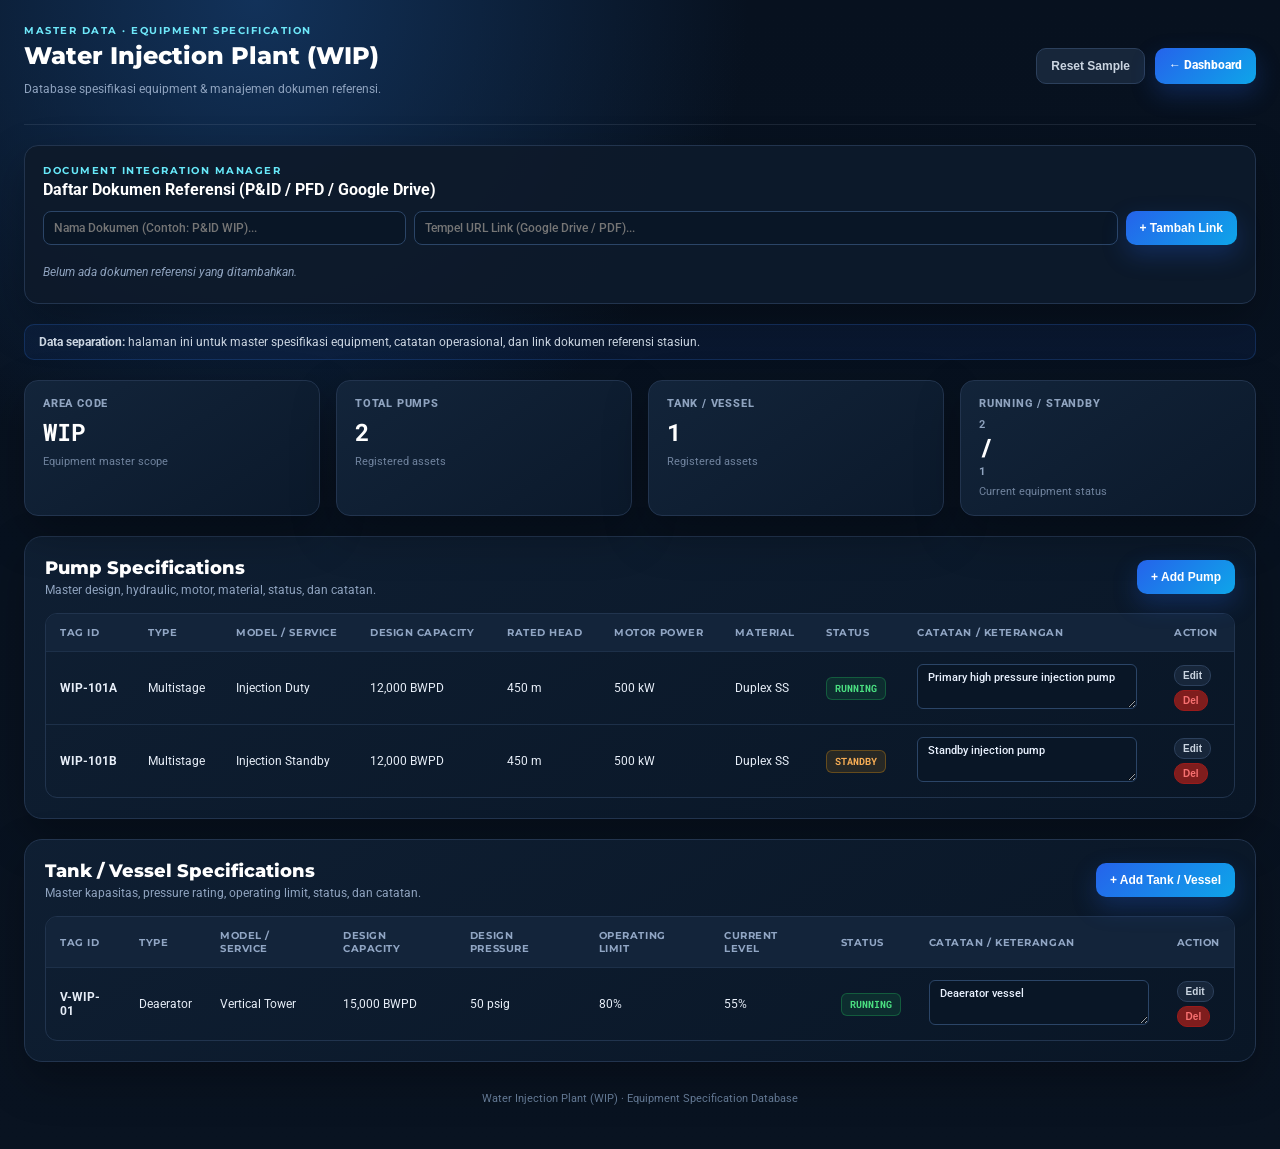
<file: detail_wip.html>
<!DOCTYPE html>
<html lang="id">
<head>
  <meta charset="UTF-8"><meta name="viewport" content="width=device-width, initial-scale=1.0">
  <title>WIP - Equipment Database</title>
  <link href="https://fonts.googleapis.com/css2?family=Montserrat:wght@600;700;800&family=Roboto+Mono:wght@500;700&family=Roboto:wght@400;500;700&display=swap" rel="stylesheet">
  <link rel="stylesheet" href="equipment.css">
</head>
<body>
  <main class="page-shell">
    <header class="topbar">
      <div><div class="eyebrow">MASTER DATA · EQUIPMENT SPECIFICATION</div><h1 id="pageTitle">Water Injection Plant (WIP)</h1><p class="subtext">Database spesifikasi equipment & manajemen dokumen referensi.</p></div>
      <div class="top-actions"><button class="btn btn-secondary" onclick="resetDb()">Reset Sample</button><a class="btn btn-primary" href="index.html">← Dashboard</a></div>
    </header>

    <!-- PANEL MULTIPLE DOKUMEN REFERENSI -->
    <section class="section-card" style="margin-bottom: 20px; background: rgba(13, 26, 43, 0.95); border: 1px solid #22344e; padding: 18px; border-radius: 14px;">
      <div style="margin-bottom: 12px;">
        <div class="eyebrow" style="color: #67e8f9;">DOCUMENT INTEGRATION MANAGER</div>
        <h3 style="margin: 3px 0 0; font-size: 16px; color: #fff;">Daftar Dokumen Referensi (P&ID / PFD / Google Drive)</h3>
      </div>
      
      <div style="display:flex; gap:8px; flex-wrap:wrap; margin-bottom: 14px;">
        <input type="text" id="docNameInput" class="value-input" placeholder="Nama Dokumen (Contoh: P&ID WIP)..." style="flex: 1; min-width: 200px; background:#091626; border:1px solid #2b4567; color:#eaf2ff; padding:8px 10px; border-radius:8px; font-size:12px;">
        <input type="url" id="docUrlInput" class="value-input" placeholder="Tempel URL Link (Google Drive / PDF)..." style="flex: 2; min-width: 250px; background:#091626; border:1px solid #2b4567; color:#eaf2ff; padding:8px 10px; border-radius:8px; font-size:12px;">
        <button class="btn btn-primary" onclick="addStationDoc()" style="white-space:nowrap;">+ Tambah Link</button>
      </div>

      <div id="docListContainer" style="display: flex; flex-direction: column; gap: 8px; max-height: 220px; overflow-y: auto;"></div>
    </section>

    <div class="info-strip"><strong>Data separation:</strong> halaman ini untuk master spesifikasi equipment, catatan operasional, dan link dokumen referensi stasiun.</div>
    
    <section class="summary-grid">
      <article class="summary-card"><span>Area Code</span><strong id="areaCode">WIP</strong><small>Equipment master scope</small></article>
      <article class="summary-card"><span>Total Pumps</span><strong id="pumpCount">0</strong><small>Registered assets</small></article>
      <article class="summary-card"><span>Tank / Vessel</span><strong id="vesselCount">0</strong><small>Registered assets</small></article>
      <article class="summary-card"><span>Running / Standby</span><strong><span id="runningCount">0</span> / <span id="standbyCount">0</span></strong><small>Current equipment status</small></article>
    </section>

    <!-- PUMP SPECIFICATIONS -->
    <section class="section-card">
      <div class="section-head">
        <div><h2>Pump Specifications</h2><p>Master design, hydraulic, motor, material, status, dan catatan.</p></div>
        <button class="btn btn-primary" onclick="openModal('pumps')">+ Add Pump</button>
      </div>
      <div class="table-wrap">
        <table class="data-table">
          <thead>
            <tr>
              <th>Tag ID</th>
              <th>Type</th>
              <th>Model / Service</th>
              <th>Design Capacity</th>
              <th>Rated Head</th>
              <th>Motor Power</th>
              <th>Material</th>
              <th>Status</th>
              <th>Catatan / Keterangan</th>
              <th>Action</th>
            </tr>
          </thead>
          <tbody id="pumpBody"></tbody>
        </table>
      </div>
    </section>

    <!-- TANK / VESSEL SPECIFICATIONS -->
    <section class="section-card">
      <div class="section-head">
        <div><h2>Tank / Vessel Specifications</h2><p>Master kapasitas, pressure rating, operating limit, status, dan catatan.</p></div>
        <button class="btn btn-primary" onclick="openModal('vessels')">+ Add Tank / Vessel</button>
      </div>
      <div class="table-wrap">
        <table class="data-table">
          <thead>
            <tr>
              <th>Tag ID</th>
              <th>Type</th>
              <th>Model / Service</th>
              <th>Design Capacity</th>
              <th>Design Pressure</th>
              <th>Operating Limit</th>
              <th>Current Level</th>
              <th>Status</th>
              <th>Catatan / Keterangan</th>
              <th>Action</th>
            </tr>
          </thead>
          <tbody id="vesselBody"></tbody>
        </table>
      </div>
    </section>

    <div class="footer">Water Injection Plant (WIP) · Equipment Specification Database</div>
  </main>

  <div id="crudModal" class="modal" style="display:none; position:fixed; inset:0; background:rgba(0,0,0,0.7); z-index:100; align-items:center; justify-content:center;">
    <div class="modal-card" style="background:#0d1a2b; border:1px solid #22344e; padding:24px; border-radius:16px; width:100%; max-width:600px;">
      <div class="modal-head" style="margin-bottom:16px;"><h3 id="modalTitle" style="margin:0; font-size:18px; color:#fff;">Add Equipment</h3></div>
      <div class="modal-body">
        <div class="form-grid" style="display:grid; grid-template-columns:1fr 1fr; gap:12px;">
          <div class="form-group"><label style="font-size:11px; color:#8fa3bf; display:block; margin-bottom:4px;">Tag ID</label><input id="f-tag" class="value-input" placeholder="P-101A / V-201" style="width:100%;"></div>
          <div class="form-group"><label style="font-size:11px; color:#8fa3bf; display:block; margin-bottom:4px;">Status</label><select id="f-status" class="value-input" style="width:100%;"><option>RUNNING</option><option>STANDBY</option><option>REPAIR</option></select></div>
          <div class="form-group"><label style="font-size:11px; color:#8fa3bf; display:block; margin-bottom:4px;">Type</label><input id="f-type" class="value-input" placeholder="Centrifugal / Separator" style="width:100%;"></div>
          <div class="form-group"><label style="font-size:11px; color:#8fa3bf; display:block; margin-bottom:4px;">Model / Service</label><input id="f-model" class="value-input" placeholder="Service / model" style="width:100%;"></div>
          <div class="form-group"><label style="font-size:11px; color:#8fa3bf; display:block; margin-bottom:4px;">Design Capacity</label><input id="f-design" class="value-input" placeholder="10,000 BPD / 2,000 BBL" style="width:100%;"></div>
          <div class="form-group"><label id="fieldHeadLabel" style="font-size:11px; color:#8fa3bf; display:block; margin-bottom:4px;">Rated Head</label><input id="f-head" class="value-input" placeholder="145 m / 150 psig" style="width:100%;"></div>
          <div class="form-group"><label id="fieldPowerLabel" style="font-size:11px; color:#8fa3bf; display:block; margin-bottom:4px;">Motor Power</label><input id="f-power" class="value-input" placeholder="110 kW / 75%" style="width:100%;"></div>
          <div class="form-group"><label id="fieldMaterialLabel" style="font-size:11px; color:#8fa3bf; display:block; margin-bottom:4px;">Material</label><input id="f-material" class="value-input" placeholder="CS / SS316 / 65%" style="width:100%;"></div>
          <div class="form-group" style="grid-column: span 2;"><label style="font-size:11px; color:#8fa3bf; display:block; margin-bottom:4px;">Catatan / Keterangan</label><textarea id="f-note" placeholder="Catatan khusus equipment..." style="width:100%; background:#091626; border:1px solid #2b4567; color:#eaf2ff; padding:8px; border-radius:8px; font-family:inherit; min-height:70px; resize:vertical;"></textarea></div>
        </div>
        <div class="modal-actions" style="display:flex; justify-content:flex-end; gap:8px; margin-top:20px;">
          <button class="btn btn-secondary" onclick="closeModal()">Cancel</button>
          <button class="btn btn-primary" onclick="submitForm()">Save Data</button>
        </div>
      </div>
    </div>
  </div>

  <script>
    window.EQUIPMENT_PAGE = { code: 'WIP', name: 'Water Injection Plant (WIP)', prefix: 'WIP' };
    const page = window.EQUIPMENT_PAGE;
    const storageKey = 'tanjung_equip_' + page.code.toLowerCase().replace('.', '_');
    const docStorageKey = 'tanjung_docs_wip';

    let db = loadDb();

    function defaultDb() {
      return {
        pumps: [
          { tag: page.prefix + '-101A', type: 'Multistage', model: 'Injection Duty', design: '12,000 BWPD', head: '450 m', power: '500 kW', material: 'Duplex SS', status: 'RUNNING', note: 'Primary high pressure injection pump' },
          { tag: page.prefix + '-101B', type: 'Multistage', model: 'Injection Standby', design: '12,000 BWPD', head: '450 m', power: '500 kW', material: 'Duplex SS', status: 'STANDBY', note: 'Standby injection pump' }
        ],
        vessels: [
          { tag: 'V-' + page.prefix + '-01', type: 'Deaerator', model: 'Vertical Tower', design: '15,000 BWPD', pressure: '50 psig', limit: '80%', level: '55%', status: 'RUNNING', note: 'Deaerator vessel' }
        ]
      };
    }

    function loadDb() {
      try {
        const data = JSON.parse(localStorage.getItem(storageKey));
        return (data && data.pumps && data.vessels) ? data : defaultDb();
      } catch(e) {
        return defaultDb();
      }
    }

    function saveDb() {
      localStorage.setItem(storageKey, JSON.stringify(db));
      render();
    }

    window.resetDb = function() {
      if(confirm('Kembalikan data spesifikasi ke awal?')) {
        db = defaultDb();
        saveDb();
      }
    };

    function render() {
      document.getElementById('pageTitle').textContent = page.name;
      document.getElementById('areaCode').textContent = page.code;

      const pumps = db.pumps || [];
      const vessels = db.vessels || [];

      document.getElementById('pumpCount').textContent = pumps.length;
      document.getElementById('vesselCount').textContent = vessels.length;

      let running = 0, standby = 0;
      [...pumps, ...vessels].forEach(item => {
        if(item.status === 'RUNNING') running++;
        if(item.status === 'STANDBY') standby++;
      });
      document.getElementById('runningCount').textContent = running;
      document.getElementById('standbyCount').textContent = standby;

      // Render Pompa: Catatan di Kiri, Action di Kanan
      const pumpBody = document.getElementById('pumpBody');
      if(pumpBody) {
        pumpBody.innerHTML = pumps.map((p, idx) => `
          <tr>
            <td><b>${p.tag}</b></td>
            <td>${p.type}</td>
            <td>${p.model}</td>
            <td>${p.design}</td>
            <td>${p.head}</td>
            <td>${p.power}</td>
            <td>${p.material}</td>
            <td><span class="status-chip status-${(p.status || 'RUNNING').toLowerCase()}">${p.status}</span></td>
            <td><textarea class="value-input" placeholder="Tulis catatan teknis..." onchange="updateNote('pumps', ${idx}, this.value)" style="font-size:11px; padding:6px 10px; width:220px; min-height:45px; resize:vertical; background:#091626; border:1px solid #2b4567; color:#eaf2ff; border-radius:6px;">${p.note || ''}</textarea></td>
            <td>
              <button class="btn btn-secondary" style="padding:4px 8px; font-size:10px; margin-bottom:4px; display:inline-block;" onclick="editItem('pumps', ${idx})">Edit</button><br>
              <button class="btn btn-secondary" style="padding:4px 8px; font-size:10px; background:#7f1d1d; border-color:#991b1b; color:#f87171; display:inline-block;" onclick="deleteItem('pumps', ${idx})">Del</button>
            </td>
          </tr>
        `).join('');
      }

      // Render Vessel: Catatan di Kiri, Action di Kanan
      const vesselBody = document.getElementById('vesselBody');
      if(vesselBody) {
        vesselBody.innerHTML = vessels.map((v, idx) => `
          <tr>
            <td><b>${v.tag}</b></td>
            <td>${v.type}</td>
            <td>${v.model}</td>
            <td>${v.design}</td>
            <td>${v.pressure}</td>
            <td>${v.limit}</td>
            <td>${v.level}</td>
            <td><span class="status-chip status-${(v.status || 'RUNNING').toLowerCase()}">${v.status}</span></td>
            <td><textarea class="value-input" placeholder="Tulis catatan teknis..." onchange="updateNote('vessels', ${idx}, this.value)" style="font-size:11px; padding:6px 10px; width:220px; min-height:45px; resize:vertical; background:#091626; border:1px solid #2b4567; color:#eaf2ff; border-radius:6px;">${v.note || ''}</textarea></td>
            <td>
              <button class="btn btn-secondary" style="padding:4px 8px; font-size:10px; margin-bottom:4px; display:inline-block;" onclick="editItem('vessels', ${idx})">Edit</button><br>
              <button class="btn btn-secondary" style="padding:4px 8px; font-size:10px; background:#7f1d1d; border-color:#991b1b; color:#f87171; display:inline-block;" onclick="deleteItem('vessels', ${idx})">Del</button>
            </td>
          </tr>
        `).join('');
      }
    }

    window.updateNote = function(type, index, val) {
      if(db[type] && db[type][index]) {
        db[type][index].note = val;
        localStorage.setItem(storageKey, JSON.stringify(db));
      }
    };

    let currentCategory = 'pumps';
    let editIndex = -1;

    window.openModal = function(category, idx = -1) {
      currentCategory = category;
      editIndex = idx;
      const modal = document.getElementById('crudModal');
      if(modal) modal.style.display = 'flex';
      
      const titleEl = document.getElementById('modalTitle');
      if(titleEl) titleEl.textContent = (idx >= 0 ? 'Edit ' : 'Add ') + (category === 'pumps' ? 'Pump' : 'Tank / Vessel');

      const fTag = document.getElementById('f-tag');
      const fStatus = document.getElementById('f-status');
      const fType = document.getElementById('f-type');
      const fModel = document.getElementById('f-model');
      const fDesign = document.getElementById('f-design');
      const fHead = document.getElementById('f-head');
      const fPower = document.getElementById('f-power');
      const fMaterial = document.getElementById('f-material');
      const fNote = document.getElementById('f-note');

      if (idx >= 0 && db[category][idx]) {
        const item = db[category][idx];
        if(fTag) fTag.value = item.tag || '';
        if(fStatus) fStatus.value = item.status || 'RUNNING';
        if(fType) fType.value = item.type || '';
        if(fModel) fModel.value = item.model || '';
        if(fDesign) fDesign.value = item.design || '';
        if(fHead) fHead.value = category === 'pumps' ? (item.head || '') : (item.pressure || '');
        if(fPower) fPower.value = category === 'pumps' ? (item.power || '') : (item.limit || '');
        if(fMaterial) fMaterial.value = category === 'pumps' ? (item.material || '') : (item.level || '');
        if(fNote) fNote.value = item.note || '';
      } else {
        if(fTag) fTag.value = '';
        if(fStatus) fStatus.value = 'RUNNING';
        if(fType) fType.value = '';
        if(fModel) fModel.value = '';
        if(fDesign) fDesign.value = '';
        if(fHead) fHead.value = '';
        if(fPower) fPower.value = '';
        if(fMaterial) fMaterial.value = '';
        if(fNote) fNote.value = '';
      }
    };

    window.closeModal = function() {
      const modal = document.getElementById('crudModal');
      if(modal) modal.style.display = 'none';
    };

    window.editItem = function(category, idx) {
      openModal(category, idx);
    };

    window.deleteItem = function(category, idx) {
      if(confirm('Hapus item equipment ini?')) {
        db[category].splice(idx, 1);
        saveDb();
      }
    };

    window.submitForm = function() {
      const fTag = document.getElementById('f-tag');
      const tag = fTag ? fTag.value.trim() : '';
      if(!tag) {
        alert('Tag ID wajib diisi!');
        return;
      }

      const item = {
        tag: tag,
        status: document.getElementById('f-status') ? document.getElementById('f-status').value : 'RUNNING',
        type: document.getElementById('f-type') ? document.getElementById('f-type').value : '',
        model: document.getElementById('f-model') ? document.getElementById('f-model').value : '',
        design: document.getElementById('f-design') ? document.getElementById('f-design').value : '',
        note: document.getElementById('f-note') ? document.getElementById('f-note').value : ''
      };

      const hVal = document.getElementById('f-head') ? document.getElementById('f-head').value : '';
      const pVal = document.getElementById('f-power') ? document.getElementById('f-power').value : '';
      const mVal = document.getElementById('f-material') ? document.getElementById('f-material').value : '';

      if (currentCategory === 'pumps') {
        item.head = hVal;
        item.power = pVal;
        item.material = mVal;
      } else {
        item.pressure = hVal;
        item.limit = pVal;
        item.level = mVal;
      }

      if (editIndex >= 0) {
        db[currentCategory][editIndex] = item;
      } else {
        if(!db[currentCategory]) db[currentCategory] = [];
        db[currentCategory].push(item);
      }

      saveDb();
      closeModal();
    };

    // --- MANAJEMEN MULTI-LINK DOKUMEN ---
    function getSavedDocs() {
      try {
        return JSON.parse(localStorage.getItem(docStorageKey)) || [];
      } catch(e) {
        return [];
      }
    }

    function renderDocList() {
      const docs = getSavedDocs();
      const container = document.getElementById('docListContainer');
      if(!container) return;

      if(docs.length === 0) {
        container.innerHTML = '<div style="color: #8fa3bf; font-size: 12px; font-style: italic; padding: 6px 0;">Belum ada dokumen referensi yang ditambahkan.</div>';
        return;
      }

      container.innerHTML = docs.map((doc, index) => `
        <div style="display: flex; align-items: center; justify-content: space-between; background: #091626; border: 1px solid #21344e; padding: 8px 12px; border-radius: 8px; gap: 10px;">
          <div style="overflow: hidden; text-overflow: ellipsis; white-space: nowrap; flex: 1;">
            <strong style="color: #67e8f9; font-size: 12px; display: block; margin-bottom: 2px;">${doc.name}</strong>
            <a href="${doc.url}" target="_blank" style="color: #93c5fd; font-size: 11px; text-decoration: none; font-family: 'Roboto Mono', monospace;">${doc.url}</a>
          </div>
          <div style="display: flex; gap: 6px; flex-shrink: 0;">
            <a href="${doc.url}" target="_blank" class="btn btn-success" style="padding: 4px 10px; font-size: 10px; text-decoration: none;">Buka</a>
            <button class="btn btn-secondary" onclick="deleteDoc(${index})" style="padding: 4px 10px; font-size: 10px; background: #7f1d1d; border-color: #991b1b; color: #f87171;">Hapus</button>
          </div>
        </div>
      `).join('');
    }

    window.addStationDoc = function() {
      const nameInput = document.getElementById('docNameInput');
      const urlInput = document.getElementById('docUrlInput');
      
      const name = nameInput.value.trim();
      const url = urlInput.value.trim();

      if(!name || !url) {
        alert('Mohon isi Nama Dokumen dan URL Link terlebih dahulu!');
        return;
      }

      const docs = getSavedDocs();
      docs.push({ name, url });
      localStorage.setItem(docStorageKey, JSON.stringify(docs));

      nameInput.value = '';
      urlInput.value = '';
      renderDocList();
      alert('Dokumen referensi berhasil ditambahkan!');
    };

    window.deleteDoc = function(index) {
      if(confirm('Apakah Anda yakin ingin menghapus link dokumen ini?')) {
        const docs = getSavedDocs();
        docs.splice(index, 1);
        localStorage.setItem(docStorageKey, JSON.stringify(docs));
        renderDocList();
      }
    };

    window.addEventListener('DOMContentLoaded', () => {
      render();
      renderDocList();
    });
  </script>
</body>
</html>
</file>
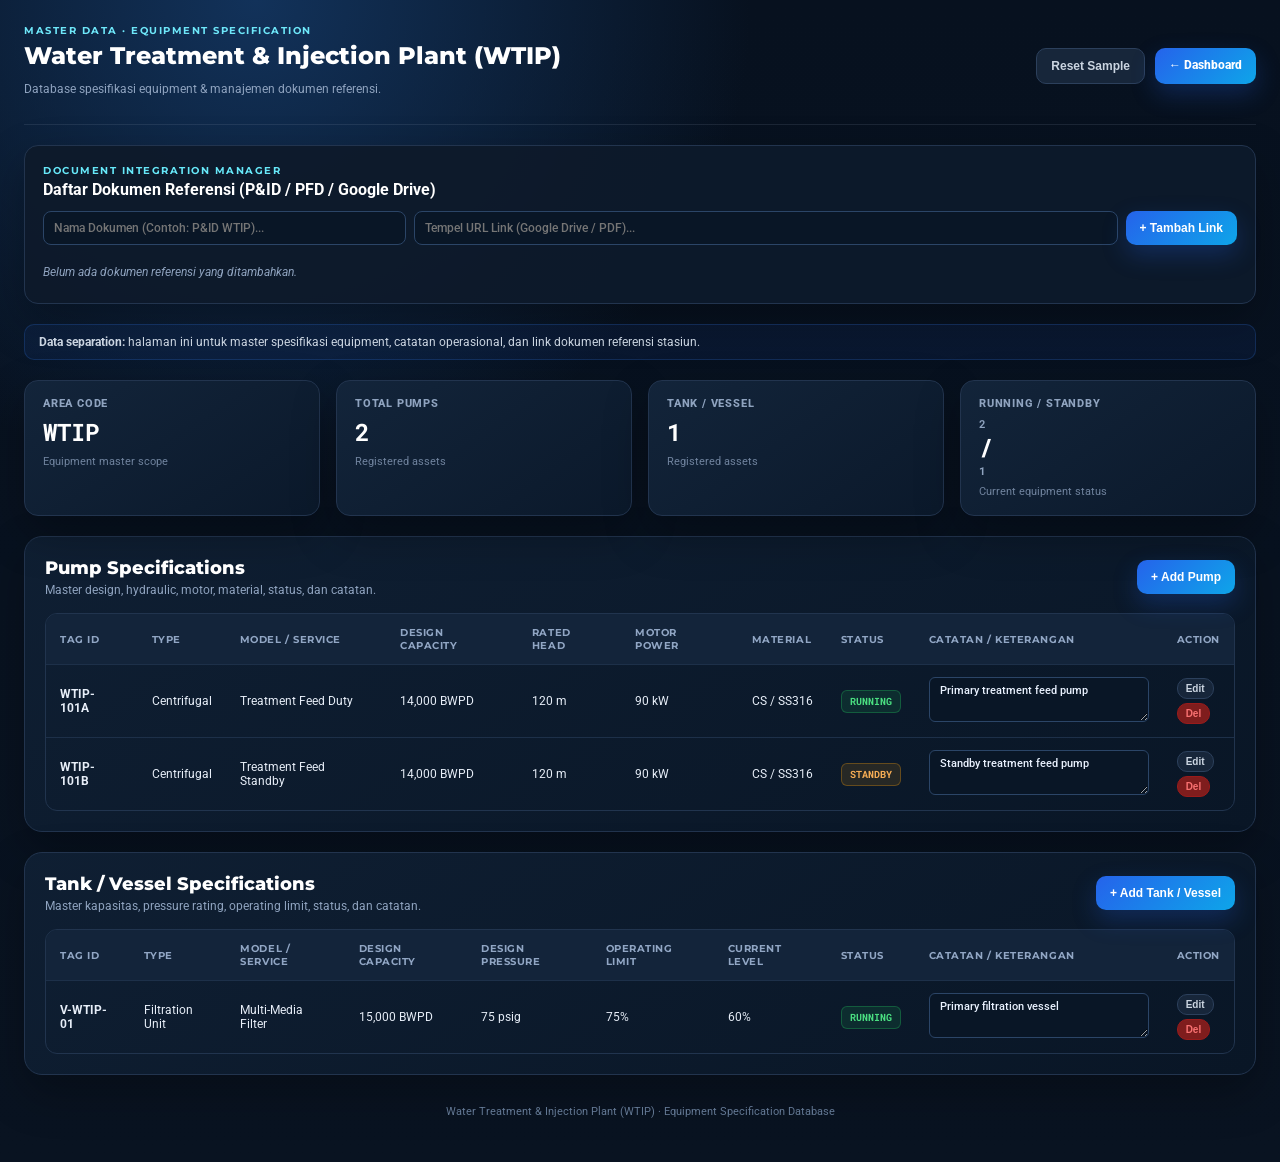
<file: detail_wtip.html>
<!DOCTYPE html>
<html lang="id">
<head>
  <meta charset="UTF-8"><meta name="viewport" content="width=device-width, initial-scale=1.0">
  <title>WTIP - Equipment Database</title>
  <link href="https://fonts.googleapis.com/css2?family=Montserrat:wght@600;700;800&family=Roboto+Mono:wght@500;700&family=Roboto:wght@400;500;700&display=swap" rel="stylesheet">
  <link rel="stylesheet" href="equipment.css">
</head>
<body>
  <main class="page-shell">
    <header class="topbar">
      <div><div class="eyebrow">MASTER DATA · EQUIPMENT SPECIFICATION</div><h1 id="pageTitle">Water Treatment & Injection Plant (WTIP)</h1><p class="subtext">Database spesifikasi equipment & manajemen dokumen referensi.</p></div>
      <div class="top-actions"><button class="btn btn-secondary" onclick="resetDb()">Reset Sample</button><a class="btn btn-primary" href="index.html">← Dashboard</a></div>
    </header>

    <!-- PANEL MULTIPLE DOKUMEN REFERENSI -->
    <section class="section-card" style="margin-bottom: 20px; background: rgba(13, 26, 43, 0.95); border: 1px solid #22344e; padding: 18px; border-radius: 14px;">
      <div style="margin-bottom: 12px;">
        <div class="eyebrow" style="color: #67e8f9;">DOCUMENT INTEGRATION MANAGER</div>
        <h3 style="margin: 3px 0 0; font-size: 16px; color: #fff;">Daftar Dokumen Referensi (P&ID / PFD / Google Drive)</h3>
      </div>
      
      <div style="display:flex; gap:8px; flex-wrap:wrap; margin-bottom: 14px;">
        <input type="text" id="docNameInput" class="value-input" placeholder="Nama Dokumen (Contoh: P&ID WTIP)..." style="flex: 1; min-width: 200px; background:#091626; border:1px solid #2b4567; color:#eaf2ff; padding:8px 10px; border-radius:8px; font-size:12px;">
        <input type="url" id="docUrlInput" class="value-input" placeholder="Tempel URL Link (Google Drive / PDF)..." style="flex: 2; min-width: 250px; background:#091626; border:1px solid #2b4567; color:#eaf2ff; padding:8px 10px; border-radius:8px; font-size:12px;">
        <button class="btn btn-primary" onclick="addStationDoc()" style="white-space:nowrap;">+ Tambah Link</button>
      </div>

      <div id="docListContainer" style="display: flex; flex-direction: column; gap: 8px; max-height: 220px; overflow-y: auto;"></div>
    </section>

    <div class="info-strip"><strong>Data separation:</strong> halaman ini untuk master spesifikasi equipment, catatan operasional, dan link dokumen referensi stasiun.</div>
    
    <section class="summary-grid">
      <article class="summary-card"><span>Area Code</span><strong id="areaCode">WTIP</strong><small>Equipment master scope</small></article>
      <article class="summary-card"><span>Total Pumps</span><strong id="pumpCount">0</strong><small>Registered assets</small></article>
      <article class="summary-card"><span>Tank / Vessel</span><strong id="vesselCount">0</strong><small>Registered assets</small></article>
      <article class="summary-card"><span>Running / Standby</span><strong><span id="runningCount">0</span> / <span id="standbyCount">0</span></strong><small>Current equipment status</small></article>
    </section>

    <!-- PUMP SPECIFICATIONS -->
    <section class="section-card">
      <div class="section-head">
        <div><h2>Pump Specifications</h2><p>Master design, hydraulic, motor, material, status, dan catatan.</p></div>
        <button class="btn btn-primary" onclick="openModal('pumps')">+ Add Pump</button>
      </div>
      <div class="table-wrap">
        <table class="data-table">
          <thead>
            <tr>
              <th>Tag ID</th>
              <th>Type</th>
              <th>Model / Service</th>
              <th>Design Capacity</th>
              <th>Rated Head</th>
              <th>Motor Power</th>
              <th>Material</th>
              <th>Status</th>
              <th>Catatan / Keterangan</th>
              <th>Action</th>
            </tr>
          </thead>
          <tbody id="pumpBody"></tbody>
        </table>
      </div>
    </section>

    <!-- TANK / VESSEL SPECIFICATIONS -->
    <section class="section-card">
      <div class="section-head">
        <div><h2>Tank / Vessel Specifications</h2><p>Master kapasitas, pressure rating, operating limit, status, dan catatan.</p></div>
        <button class="btn btn-primary" onclick="openModal('vessels')">+ Add Tank / Vessel</button>
      </div>
      <div class="table-wrap">
        <table class="data-table">
          <thead>
            <tr>
              <th>Tag ID</th>
              <th>Type</th>
              <th>Model / Service</th>
              <th>Design Capacity</th>
              <th>Design Pressure</th>
              <th>Operating Limit</th>
              <th>Current Level</th>
              <th>Status</th>
              <th>Catatan / Keterangan</th>
              <th>Action</th>
            </tr>
          </thead>
          <tbody id="vesselBody"></tbody>
        </table>
      </div>
    </section>

    <div class="footer">Water Treatment & Injection Plant (WTIP) · Equipment Specification Database</div>
  </main>

  <div id="crudModal" class="modal" style="display:none; position:fixed; inset:0; background:rgba(0,0,0,0.7); z-index:100; align-items:center; justify-content:center;">
    <div class="modal-card" style="background:#0d1a2b; border:1px solid #22344e; padding:24px; border-radius:16px; width:100%; max-width:600px;">
      <div class="modal-head" style="margin-bottom:16px;"><h3 id="modalTitle" style="margin:0; font-size:18px; color:#fff;">Add Equipment</h3></div>
      <div class="modal-body">
        <div class="form-grid" style="display:grid; grid-template-columns:1fr 1fr; gap:12px;">
          <div class="form-group"><label style="font-size:11px; color:#8fa3bf; display:block; margin-bottom:4px;">Tag ID</label><input id="f-tag" class="value-input" placeholder="P-101A / V-201" style="width:100%;"></div>
          <div class="form-group"><label style="font-size:11px; color:#8fa3bf; display:block; margin-bottom:4px;">Status</label><select id="f-status" class="value-input" style="width:100%;"><option>RUNNING</option><option>STANDBY</option><option>REPAIR</option></select></div>
          <div class="form-group"><label style="font-size:11px; color:#8fa3bf; display:block; margin-bottom:4px;">Type</label><input id="f-type" class="value-input" placeholder="Centrifugal / Separator" style="width:100%;"></div>
          <div class="form-group"><label style="font-size:11px; color:#8fa3bf; display:block; margin-bottom:4px;">Model / Service</label><input id="f-model" class="value-input" placeholder="Service / model" style="width:100%;"></div>
          <div class="form-group"><label style="font-size:11px; color:#8fa3bf; display:block; margin-bottom:4px;">Design Capacity</label><input id="f-design" class="value-input" placeholder="10,000 BPD / 2,000 BBL" style="width:100%;"></div>
          <div class="form-group"><label id="fieldHeadLabel" style="font-size:11px; color:#8fa3bf; display:block; margin-bottom:4px;">Rated Head</label><input id="f-head" class="value-input" placeholder="145 m / 150 psig" style="width:100%;"></div>
          <div class="form-group"><label id="fieldPowerLabel" style="font-size:11px; color:#8fa3bf; display:block; margin-bottom:4px;">Motor Power</label><input id="f-power" class="value-input" placeholder="110 kW / 75%" style="width:100%;"></div>
          <div class="form-group"><label id="fieldMaterialLabel" style="font-size:11px; color:#8fa3bf; display:block; margin-bottom:4px;">Material</label><input id="f-material" class="value-input" placeholder="CS / SS316 / 65%" style="width:100%;"></div>
          <div class="form-group" style="grid-column: span 2;"><label style="font-size:11px; color:#8fa3bf; display:block; margin-bottom:4px;">Catatan / Keterangan</label><textarea id="f-note" placeholder="Catatan khusus equipment..." style="width:100%; background:#091626; border:1px solid #2b4567; color:#eaf2ff; padding:8px; border-radius:8px; font-family:inherit; min-height:70px; resize:vertical;"></textarea></div>
        </div>
        <div class="modal-actions" style="display:flex; justify-content:flex-end; gap:8px; margin-top:20px;">
          <button class="btn btn-secondary" onclick="closeModal()">Cancel</button>
          <button class="btn btn-primary" onclick="submitForm()">Save Data</button>
        </div>
      </div>
    </div>
  </div>

  <script>
    window.EQUIPMENT_PAGE = { code: 'WTIP', name: 'Water Treatment & Injection Plant (WTIP)', prefix: 'WTIP' };
    const page = window.EQUIPMENT_PAGE;
    const storageKey = 'tanjung_equip_' + page.code.toLowerCase().replace('.', '_');
    const docStorageKey = 'tanjung_docs_wtip';

    let db = loadDb();

    function defaultDb() {
      return {
        pumps: [
          { tag: page.prefix + '-101A', type: 'Centrifugal', model: 'Treatment Feed Duty', design: '14,000 BWPD', head: '120 m', power: '90 kW', material: 'CS / SS316', status: 'RUNNING', note: 'Primary treatment feed pump' },
          { tag: page.prefix + '-101B', type: 'Centrifugal', model: 'Treatment Feed Standby', design: '14,000 BWPD', head: '120 m', power: '90 kW', material: 'CS / SS316', status: 'STANDBY', note: 'Standby treatment feed pump' }
        ],
        vessels: [
          { tag: 'V-' + page.prefix + '-01', type: 'Filtration Unit', model: 'Multi-Media Filter', design: '15,000 BWPD', pressure: '75 psig', limit: '75%', level: '60%', status: 'RUNNING', note: 'Primary filtration vessel' }
        ]
      };
    }

    function loadDb() {
      try {
        const data = JSON.parse(localStorage.getItem(storageKey));
        return (data && data.pumps && data.vessels) ? data : defaultDb();
      } catch(e) {
        return defaultDb();
      }
    }

    function saveDb() {
      localStorage.setItem(storageKey, JSON.stringify(db));
      render();
    }

    window.resetDb = function() {
      if(confirm('Kembalikan data spesifikasi ke awal?')) {
        db = defaultDb();
        saveDb();
      }
    };

    function render() {
      document.getElementById('pageTitle').textContent = page.name;
      document.getElementById('areaCode').textContent = page.code;

      const pumps = db.pumps || [];
      const vessels = db.vessels || [];

      document.getElementById('pumpCount').textContent = pumps.length;
      document.getElementById('vesselCount').textContent = vessels.length;

      let running = 0, standby = 0;
      [...pumps, ...vessels].forEach(item => {
        if(item.status === 'RUNNING') running++;
        if(item.status === 'STANDBY') standby++;
      });
      document.getElementById('runningCount').textContent = running;
      document.getElementById('standbyCount').textContent = standby;

      // Render Pompa: Catatan di Kiri, Action di Kanan
      const pumpBody = document.getElementById('pumpBody');
      if(pumpBody) {
        pumpBody.innerHTML = pumps.map((p, idx) => `
          <tr>
            <td><b>${p.tag}</b></td>
            <td>${p.type}</td>
            <td>${p.model}</td>
            <td>${p.design}</td>
            <td>${p.head}</td>
            <td>${p.power}</td>
            <td>${p.material}</td>
            <td><span class="status-chip status-${(p.status || 'RUNNING').toLowerCase()}">${p.status}</span></td>
            <td><textarea class="value-input" placeholder="Tulis catatan teknis..." onchange="updateNote('pumps', ${idx}, this.value)" style="font-size:11px; padding:6px 10px; width:220px; min-height:45px; resize:vertical; background:#091626; border:1px solid #2b4567; color:#eaf2ff; border-radius:6px;">${p.note || ''}</textarea></td>
            <td>
              <button class="btn btn-secondary" style="padding:4px 8px; font-size:10px; margin-bottom:4px; display:inline-block;" onclick="editItem('pumps', ${idx})">Edit</button><br>
              <button class="btn btn-secondary" style="padding:4px 8px; font-size:10px; background:#7f1d1d; border-color:#991b1b; color:#f87171; display:inline-block;" onclick="deleteItem('pumps', ${idx})">Del</button>
            </td>
          </tr>
        `).join('');
      }

      // Render Vessel: Catatan di Kiri, Action di Kanan
      const vesselBody = document.getElementById('vesselBody');
      if(vesselBody) {
        vesselBody.innerHTML = vessels.map((v, idx) => `
          <tr>
            <td><b>${v.tag}</b></td>
            <td>${v.type}</td>
            <td>${v.model}</td>
            <td>${v.design}</td>
            <td>${v.pressure}</td>
            <td>${v.limit}</td>
            <td>${v.level}</td>
            <td><span class="status-chip status-${(v.status || 'RUNNING').toLowerCase()}">${v.status}</span></td>
            <td><textarea class="value-input" placeholder="Tulis catatan teknis..." onchange="updateNote('vessels', ${idx}, this.value)" style="font-size:11px; padding:6px 10px; width:220px; min-height:45px; resize:vertical; background:#091626; border:1px solid #2b4567; color:#eaf2ff; border-radius:6px;">${v.note || ''}</textarea></td>
            <td>
              <button class="btn btn-secondary" style="padding:4px 8px; font-size:10px; margin-bottom:4px; display:inline-block;" onclick="editItem('vessels', ${idx})">Edit</button><br>
              <button class="btn btn-secondary" style="padding:4px 8px; font-size:10px; background:#7f1d1d; border-color:#991b1b; color:#f87171; display:inline-block;" onclick="deleteItem('vessels', ${idx})">Del</button>
            </td>
          </tr>
        `).join('');
      }
    }

    window.updateNote = function(type, index, val) {
      if(db[type] && db[type][index]) {
        db[type][index].note = val;
        localStorage.setItem(storageKey, JSON.stringify(db));
      }
    };

    let currentCategory = 'pumps';
    let editIndex = -1;

    window.openModal = function(category, idx = -1) {
      currentCategory = category;
      editIndex = idx;
      const modal = document.getElementById('crudModal');
      if(modal) modal.style.display = 'flex';
      
      const titleEl = document.getElementById('modalTitle');
      if(titleEl) titleEl.textContent = (idx >= 0 ? 'Edit ' : 'Add ') + (category === 'pumps' ? 'Pump' : 'Tank / Vessel');

      const fTag = document.getElementById('f-tag');
      const fStatus = document.getElementById('f-status');
      const fType = document.getElementById('f-type');
      const fModel = document.getElementById('f-model');
      const fDesign = document.getElementById('f-design');
      const fHead = document.getElementById('f-head');
      const fPower = document.getElementById('f-power');
      const fMaterial = document.getElementById('f-material');
      const fNote = document.getElementById('f-note');

      if (idx >= 0 && db[category][idx]) {
        const item = db[category][idx];
        if(fTag) fTag.value = item.tag || '';
        if(fStatus) fStatus.value = item.status || 'RUNNING';
        if(fType) fType.value = item.type || '';
        if(fModel) fModel.value = item.model || '';
        if(fDesign) fDesign.value = item.design || '';
        if(fHead) fHead.value = category === 'pumps' ? (item.head || '') : (item.pressure || '');
        if(fPower) fPower.value = category === 'pumps' ? (item.power || '') : (item.limit || '');
        if(fMaterial) fMaterial.value = category === 'pumps' ? (item.material || '') : (item.level || '');
        if(fNote) fNote.value = item.note || '';
      } else {
        if(fTag) fTag.value = '';
        if(fStatus) fStatus.value = 'RUNNING';
        if(fType) fType.value = '';
        if(fModel) fModel.value = '';
        if(fDesign) fDesign.value = '';
        if(fHead) fHead.value = '';
        if(fPower) fPower.value = '';
        if(fMaterial) fMaterial.value = '';
        if(fNote) fNote.value = '';
      }
    };

    window.closeModal = function() {
      const modal = document.getElementById('crudModal');
      if(modal) modal.style.display = 'none';
    };

    window.editItem = function(category, idx) {
      openModal(category, idx);
    };

    window.deleteItem = function(category, idx) {
      if(confirm('Hapus item equipment ini?')) {
        db[category].splice(idx, 1);
        saveDb();
      }
    };

    window.submitForm = function() {
      const fTag = document.getElementById('f-tag');
      const tag = fTag ? fTag.value.trim() : '';
      if(!tag) {
        alert('Tag ID wajib diisi!');
        return;
      }

      const item = {
        tag: tag,
        status: document.getElementById('f-status') ? document.getElementById('f-status').value : 'RUNNING',
        type: document.getElementById('f-type') ? document.getElementById('f-type').value : '',
        model: document.getElementById('f-model') ? document.getElementById('f-model').value : '',
        design: document.getElementById('f-design') ? document.getElementById('f-design').value : '',
        note: document.getElementById('f-note') ? document.getElementById('f-note').value : ''
      };

      const hVal = document.getElementById('f-head') ? document.getElementById('f-head').value : '';
      const pVal = document.getElementById('f-power') ? document.getElementById('f-power').value : '';
      const mVal = document.getElementById('f-material') ? document.getElementById('f-material').value : '';

      if (currentCategory === 'pumps') {
        item.head = hVal;
        item.power = pVal;
        item.material = mVal;
      } else {
        item.pressure = hVal;
        item.limit = pVal;
        item.level = mVal;
      }

      if (editIndex >= 0) {
        db[currentCategory][editIndex] = item;
      } else {
        if(!db[currentCategory]) db[currentCategory] = [];
        db[currentCategory].push(item);
      }

      saveDb();
      closeModal();
    };

    // --- MANAJEMEN MULTI-LINK DOKUMEN ---
    function getSavedDocs() {
      try {
        return JSON.parse(localStorage.getItem(docStorageKey)) || [];
      } catch(e) {
        return [];
      }
    }

    function renderDocList() {
      const docs = getSavedDocs();
      const container = document.getElementById('docListContainer');
      if(!container) return;

      if(docs.length === 0) {
        container.innerHTML = '<div style="color: #8fa3bf; font-size: 12px; font-style: italic; padding: 6px 0;">Belum ada dokumen referensi yang ditambahkan.</div>';
        return;
      }

      container.innerHTML = docs.map((doc, index) => `
        <div style="display: flex; align-items: center; justify-content: space-between; background: #091626; border: 1px solid #21344e; padding: 8px 12px; border-radius: 8px; gap: 10px;">
          <div style="overflow: hidden; text-overflow: ellipsis; white-space: nowrap; flex: 1;">
            <strong style="color: #67e8f9; font-size: 12px; display: block; margin-bottom: 2px;">${doc.name}</strong>
            <a href="${doc.url}" target="_blank" style="color: #93c5fd; font-size: 11px; text-decoration: none; font-family: 'Roboto Mono', monospace;">${doc.url}</a>
          </div>
          <div style="display: flex; gap: 6px; flex-shrink: 0;">
            <a href="${doc.url}" target="_blank" class="btn btn-success" style="padding: 4px 10px; font-size: 10px; text-decoration: none;">Buka</a>
            <button class="btn btn-secondary" onclick="deleteDoc(${index})" style="padding: 4px 10px; font-size: 10px; background: #7f1d1d; border-color: #991b1b; color: #f87171;">Hapus</button>
          </div>
        </div>
      `).join('');
    }

    window.addStationDoc = function() {
      const nameInput = document.getElementById('docNameInput');
      const urlInput = document.getElementById('docUrlInput');
      
      const name = nameInput.value.trim();
      const url = urlInput.value.trim();

      if(!name || !url) {
        alert('Mohon isi Nama Dokumen dan URL Link terlebih dahulu!');
        return;
      }

      const docs = getSavedDocs();
      docs.push({ name, url });
      localStorage.setItem(docStorageKey, JSON.stringify(docs));

      nameInput.value = '';
      urlInput.value = '';
      renderDocList();
      alert('Dokumen referensi berhasil ditambahkan!');
    };

    window.deleteDoc = function(index) {
      if(confirm('Apakah Anda yakin ingin menghapus link dokumen ini?')) {
        const docs = getSavedDocs();
        docs.splice(index, 1);
        localStorage.setItem(docStorageKey, JSON.stringify(docs));
        renderDocList();
      }
    };

    window.addEventListener('DOMContentLoaded', () => {
      render();
      renderDocList();
    });
  </script>
</body>
</html>
</file>
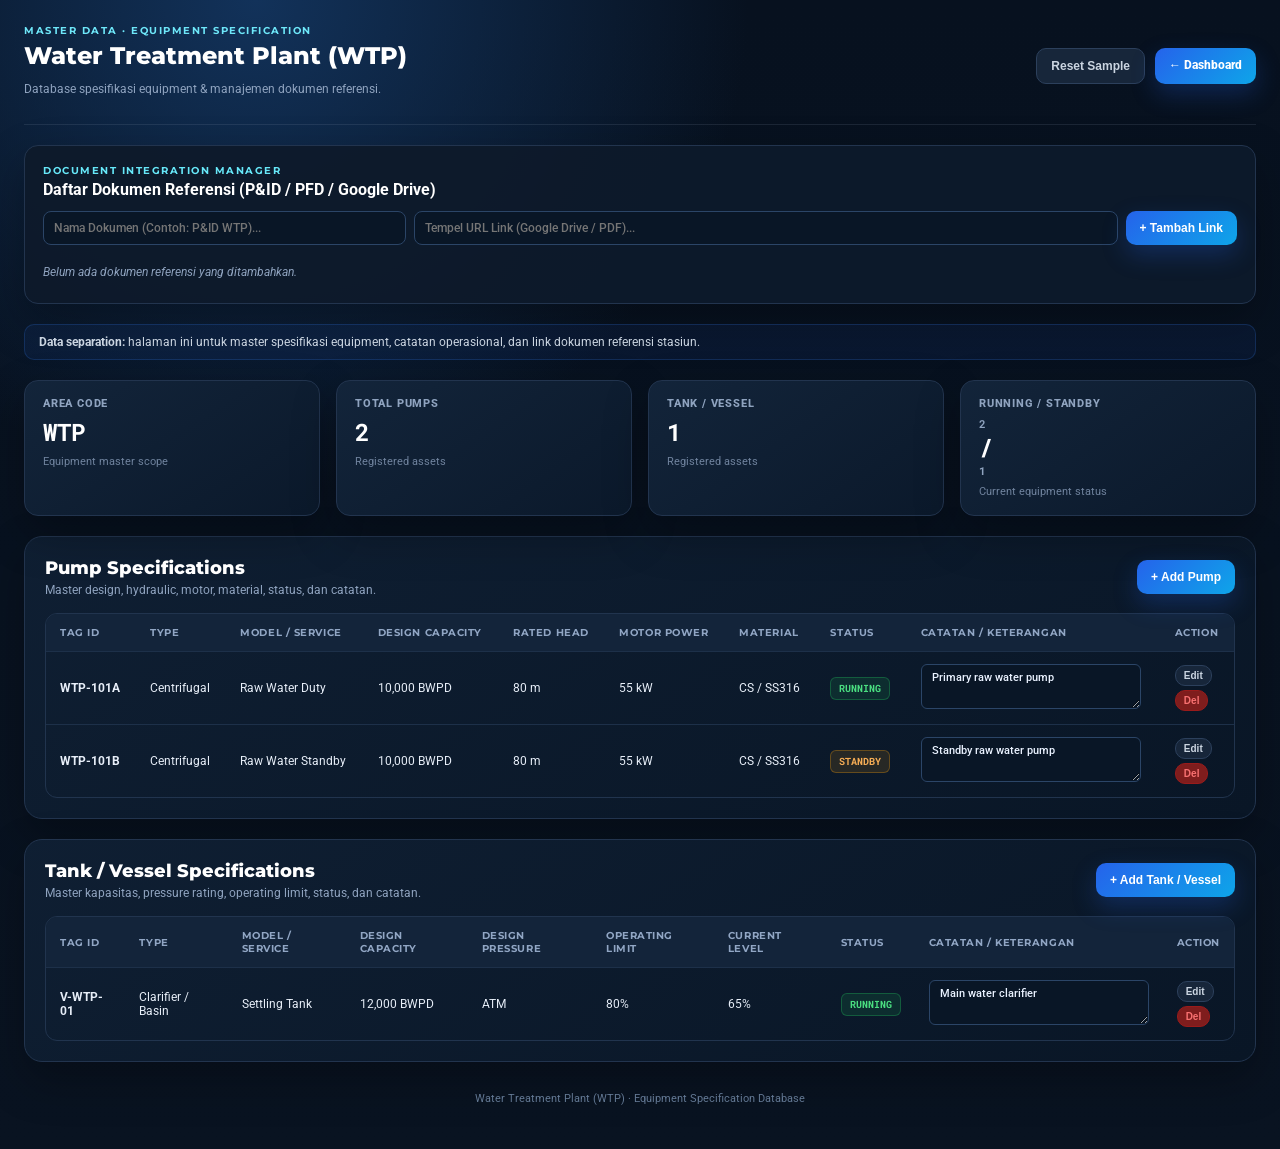
<file: detail_wtp.html>
<!DOCTYPE html>
<html lang="id">
<head>
  <meta charset="UTF-8"><meta name="viewport" content="width=device-width, initial-scale=1.0">
  <title>WTP - Equipment Database</title>
  <link href="https://fonts.googleapis.com/css2?family=Montserrat:wght@600;700;800&family=Roboto+Mono:wght@500;700&family=Roboto:wght@400;500;700&display=swap" rel="stylesheet">
  <link rel="stylesheet" href="equipment.css">
</head>
<body>
  <main class="page-shell">
    <header class="topbar">
      <div><div class="eyebrow">MASTER DATA · EQUIPMENT SPECIFICATION</div><h1 id="pageTitle">Water Treatment Plant (WTP)</h1><p class="subtext">Database spesifikasi equipment & manajemen dokumen referensi.</p></div>
      <div class="top-actions"><button class="btn btn-secondary" onclick="resetDb()">Reset Sample</button><a class="btn btn-primary" href="index.html">← Dashboard</a></div>
    </header>

    <!-- PANEL MULTIPLE DOKUMEN REFERENSI -->
    <section class="section-card" style="margin-bottom: 20px; background: rgba(13, 26, 43, 0.95); border: 1px solid #22344e; padding: 18px; border-radius: 14px;">
      <div style="margin-bottom: 12px;">
        <div class="eyebrow" style="color: #67e8f9;">DOCUMENT INTEGRATION MANAGER</div>
        <h3 style="margin: 3px 0 0; font-size: 16px; color: #fff;">Daftar Dokumen Referensi (P&ID / PFD / Google Drive)</h3>
      </div>
      
      <div style="display:flex; gap:8px; flex-wrap:wrap; margin-bottom: 14px;">
        <input type="text" id="docNameInput" class="value-input" placeholder="Nama Dokumen (Contoh: P&ID WTP)..." style="flex: 1; min-width: 200px; background:#091626; border:1px solid #2b4567; color:#eaf2ff; padding:8px 10px; border-radius:8px; font-size:12px;">
        <input type="url" id="docUrlInput" class="value-input" placeholder="Tempel URL Link (Google Drive / PDF)..." style="flex: 2; min-width: 250px; background:#091626; border:1px solid #2b4567; color:#eaf2ff; padding:8px 10px; border-radius:8px; font-size:12px;">
        <button class="btn btn-primary" onclick="addStationDoc()" style="white-space:nowrap;">+ Tambah Link</button>
      </div>

      <div id="docListContainer" style="display: flex; flex-direction: column; gap: 8px; max-height: 220px; overflow-y: auto;"></div>
    </section>

    <div class="info-strip"><strong>Data separation:</strong> halaman ini untuk master spesifikasi equipment, catatan operasional, dan link dokumen referensi stasiun.</div>
    
    <section class="summary-grid">
      <article class="summary-card"><span>Area Code</span><strong id="areaCode">WTP</strong><small>Equipment master scope</small></article>
      <article class="summary-card"><span>Total Pumps</span><strong id="pumpCount">0</strong><small>Registered assets</small></article>
      <article class="summary-card"><span>Tank / Vessel</span><strong id="vesselCount">0</strong><small>Registered assets</small></article>
      <article class="summary-card"><span>Running / Standby</span><strong><span id="runningCount">0</span> / <span id="standbyCount">0</span></strong><small>Current equipment status</small></article>
    </section>

    <!-- PUMP SPECIFICATIONS -->
    <section class="section-card">
      <div class="section-head">
        <div><h2>Pump Specifications</h2><p>Master design, hydraulic, motor, material, status, dan catatan.</p></div>
        <button class="btn btn-primary" onclick="openModal('pumps')">+ Add Pump</button>
      </div>
      <div class="table-wrap">
        <table class="data-table">
          <thead>
            <tr>
              <th>Tag ID</th>
              <th>Type</th>
              <th>Model / Service</th>
              <th>Design Capacity</th>
              <th>Rated Head</th>
              <th>Motor Power</th>
              <th>Material</th>
              <th>Status</th>
              <th>Catatan / Keterangan</th>
              <th>Action</th>
            </tr>
          </thead>
          <tbody id="pumpBody"></tbody>
        </table>
      </div>
    </section>

    <!-- TANK / VESSEL SPECIFICATIONS -->
    <section class="section-card">
      <div class="section-head">
        <div><h2>Tank / Vessel Specifications</h2><p>Master kapasitas, pressure rating, operating limit, status, dan catatan.</p></div>
        <button class="btn btn-primary" onclick="openModal('vessels')">+ Add Tank / Vessel</button>
      </div>
      <div class="table-wrap">
        <table class="data-table">
          <thead>
            <tr>
              <th>Tag ID</th>
              <th>Type</th>
              <th>Model / Service</th>
              <th>Design Capacity</th>
              <th>Design Pressure</th>
              <th>Operating Limit</th>
              <th>Current Level</th>
              <th>Status</th>
              <th>Catatan / Keterangan</th>
              <th>Action</th>
            </tr>
          </thead>
          <tbody id="vesselBody"></tbody>
        </table>
      </div>
    </section>

    <div class="footer">Water Treatment Plant (WTP) · Equipment Specification Database</div>
  </main>

  <div id="crudModal" class="modal" style="display:none; position:fixed; inset:0; background:rgba(0,0,0,0.7); z-index:100; align-items:center; justify-content:center;">
    <div class="modal-card" style="background:#0d1a2b; border:1px solid #22344e; padding:24px; border-radius:16px; width:100%; max-width:600px;">
      <div class="modal-head" style="margin-bottom:16px;"><h3 id="modalTitle" style="margin:0; font-size:18px; color:#fff;">Add Equipment</h3></div>
      <div class="modal-body">
        <div class="form-grid" style="display:grid; grid-template-columns:1fr 1fr; gap:12px;">
          <div class="form-group"><label style="font-size:11px; color:#8fa3bf; display:block; margin-bottom:4px;">Tag ID</label><input id="f-tag" class="value-input" placeholder="P-101A / V-201" style="width:100%;"></div>
          <div class="form-group"><label style="font-size:11px; color:#8fa3bf; display:block; margin-bottom:4px;">Status</label><select id="f-status" class="value-input" style="width:100%;"><option>RUNNING</option><option>STANDBY</option><option>REPAIR</option></select></div>
          <div class="form-group"><label style="font-size:11px; color:#8fa3bf; display:block; margin-bottom:4px;">Type</label><input id="f-type" class="value-input" placeholder="Centrifugal / Separator" style="width:100%;"></div>
          <div class="form-group"><label style="font-size:11px; color:#8fa3bf; display:block; margin-bottom:4px;">Model / Service</label><input id="f-model" class="value-input" placeholder="Service / model" style="width:100%;"></div>
          <div class="form-group"><label style="font-size:11px; color:#8fa3bf; display:block; margin-bottom:4px;">Design Capacity</label><input id="f-design" class="value-input" placeholder="10,000 BPD / 2,000 BBL" style="width:100%;"></div>
          <div class="form-group"><label id="fieldHeadLabel" style="font-size:11px; color:#8fa3bf; display:block; margin-bottom:4px;">Rated Head</label><input id="f-head" class="value-input" placeholder="145 m / 150 psig" style="width:100%;"></div>
          <div class="form-group"><label id="fieldPowerLabel" style="font-size:11px; color:#8fa3bf; display:block; margin-bottom:4px;">Motor Power</label><input id="f-power" class="value-input" placeholder="110 kW / 75%" style="width:100%;"></div>
          <div class="form-group"><label id="fieldMaterialLabel" style="font-size:11px; color:#8fa3bf; display:block; margin-bottom:4px;">Material</label><input id="f-material" class="value-input" placeholder="CS / SS316 / 65%" style="width:100%;"></div>
          <div class="form-group" style="grid-column: span 2;"><label style="font-size:11px; color:#8fa3bf; display:block; margin-bottom:4px;">Catatan / Keterangan</label><textarea id="f-note" placeholder="Catatan khusus equipment..." style="width:100%; background:#091626; border:1px solid #2b4567; color:#eaf2ff; padding:8px; border-radius:8px; font-family:inherit; min-height:70px; resize:vertical;"></textarea></div>
        </div>
        <div class="modal-actions" style="display:flex; justify-content:flex-end; gap:8px; margin-top:20px;">
          <button class="btn btn-secondary" onclick="closeModal()">Cancel</button>
          <button class="btn btn-primary" onclick="submitForm()">Save Data</button>
        </div>
      </div>
    </div>
  </div>

  <script>
    window.EQUIPMENT_PAGE = { code: 'WTP', name: 'Water Treatment Plant (WTP)', prefix: 'WTP' };
    const page = window.EQUIPMENT_PAGE;
    const storageKey = 'tanjung_equip_' + page.code.toLowerCase().replace('.', '_');
    const docStorageKey = 'tanjung_docs_wtp';

    let db = loadDb();

    function defaultDb() {
      return {
        pumps: [
          { tag: page.prefix + '-101A', type: 'Centrifugal', model: 'Raw Water Duty', design: '10,000 BWPD', head: '80 m', power: '55 kW', material: 'CS / SS316', status: 'RUNNING', note: 'Primary raw water pump' },
          { tag: page.prefix + '-101B', type: 'Centrifugal', model: 'Raw Water Standby', design: '10,000 BWPD', head: '80 m', power: '55 kW', material: 'CS / SS316', status: 'STANDBY', note: 'Standby raw water pump' }
        ],
        vessels: [
          { tag: 'V-' + page.prefix + '-01', type: 'Clarifier / Basin', model: 'Settling Tank', design: '12,000 BWPD', pressure: 'ATM', limit: '80%', level: '65%', status: 'RUNNING', note: 'Main water clarifier' }
        ]
      };
    }

    function loadDb() {
      try {
        const data = JSON.parse(localStorage.getItem(storageKey));
        return (data && data.pumps && data.vessels) ? data : defaultDb();
      } catch(e) {
        return defaultDb();
      }
    }

    function saveDb() {
      localStorage.setItem(storageKey, JSON.stringify(db));
      render();
    }

    window.resetDb = function() {
      if(confirm('Kembalikan data spesifikasi ke awal?')) {
        db = defaultDb();
        saveDb();
      }
    };

    function render() {
      document.getElementById('pageTitle').textContent = page.name;
      document.getElementById('areaCode').textContent = page.code;

      const pumps = db.pumps || [];
      const vessels = db.vessels || [];

      document.getElementById('pumpCount').textContent = pumps.length;
      document.getElementById('vesselCount').textContent = vessels.length;

      let running = 0, standby = 0;
      [...pumps, ...vessels].forEach(item => {
        if(item.status === 'RUNNING') running++;
        if(item.status === 'STANDBY') standby++;
      });
      document.getElementById('runningCount').textContent = running;
      document.getElementById('standbyCount').textContent = standby;

      // Render Pompa: Catatan di Kiri, Action di Kanan
      const pumpBody = document.getElementById('pumpBody');
      if(pumpBody) {
        pumpBody.innerHTML = pumps.map((p, idx) => `
          <tr>
            <td><b>${p.tag}</b></td>
            <td>${p.type}</td>
            <td>${p.model}</td>
            <td>${p.design}</td>
            <td>${p.head}</td>
            <td>${p.power}</td>
            <td>${p.material}</td>
            <td><span class="status-chip status-${(p.status || 'RUNNING').toLowerCase()}">${p.status}</span></td>
            <td><textarea class="value-input" placeholder="Tulis catatan teknis..." onchange="updateNote('pumps', ${idx}, this.value)" style="font-size:11px; padding:6px 10px; width:220px; min-height:45px; resize:vertical; background:#091626; border:1px solid #2b4567; color:#eaf2ff; border-radius:6px;">${p.note || ''}</textarea></td>
            <td>
              <button class="btn btn-secondary" style="padding:4px 8px; font-size:10px; margin-bottom:4px; display:inline-block;" onclick="editItem('pumps', ${idx})">Edit</button><br>
              <button class="btn btn-secondary" style="padding:4px 8px; font-size:10px; background:#7f1d1d; border-color:#991b1b; color:#f87171; display:inline-block;" onclick="deleteItem('pumps', ${idx})">Del</button>
            </td>
          </tr>
        `).join('');
      }

      // Render Vessel: Catatan di Kiri, Action di Kanan
      const vesselBody = document.getElementById('vesselBody');
      if(vesselBody) {
        vesselBody.innerHTML = vessels.map((v, idx) => `
          <tr>
            <td><b>${v.tag}</b></td>
            <td>${v.type}</td>
            <td>${v.model}</td>
            <td>${v.design}</td>
            <td>${v.pressure}</td>
            <td>${v.limit}</td>
            <td>${v.level}</td>
            <td><span class="status-chip status-${(v.status || 'RUNNING').toLowerCase()}">${v.status}</span></td>
            <td><textarea class="value-input" placeholder="Tulis catatan teknis..." onchange="updateNote('vessels', ${idx}, this.value)" style="font-size:11px; padding:6px 10px; width:220px; min-height:45px; resize:vertical; background:#091626; border:1px solid #2b4567; color:#eaf2ff; border-radius:6px;">${v.note || ''}</textarea></td>
            <td>
              <button class="btn btn-secondary" style="padding:4px 8px; font-size:10px; margin-bottom:4px; display:inline-block;" onclick="editItem('vessels', ${idx})">Edit</button><br>
              <button class="btn btn-secondary" style="padding:4px 8px; font-size:10px; background:#7f1d1d; border-color:#991b1b; color:#f87171; display:inline-block;" onclick="deleteItem('vessels', ${idx})">Del</button>
            </td>
          </tr>
        `).join('');
      }
    }

    window.updateNote = function(type, index, val) {
      if(db[type] && db[type][index]) {
        db[type][index].note = val;
        localStorage.setItem(storageKey, JSON.stringify(db));
      }
    };

    let currentCategory = 'pumps';
    let editIndex = -1;

    window.openModal = function(category, idx = -1) {
      currentCategory = category;
      editIndex = idx;
      const modal = document.getElementById('crudModal');
      if(modal) modal.style.display = 'flex';
      
      const titleEl = document.getElementById('modalTitle');
      if(titleEl) titleEl.textContent = (idx >= 0 ? 'Edit ' : 'Add ') + (category === 'pumps' ? 'Pump' : 'Tank / Vessel');

      const fTag = document.getElementById('f-tag');
      const fStatus = document.getElementById('f-status');
      const fType = document.getElementById('f-type');
      const fModel = document.getElementById('f-model');
      const fDesign = document.getElementById('f-design');
      const fHead = document.getElementById('f-head');
      const fPower = document.getElementById('f-power');
      const fMaterial = document.getElementById('f-material');
      const fNote = document.getElementById('f-note');

      if (idx >= 0 && db[category][idx]) {
        const item = db[category][idx];
        if(fTag) fTag.value = item.tag || '';
        if(fStatus) fStatus.value = item.status || 'RUNNING';
        if(fType) fType.value = item.type || '';
        if(fModel) fModel.value = item.model || '';
        if(fDesign) fDesign.value = item.design || '';
        if(fHead) fHead.value = category === 'pumps' ? (item.head || '') : (item.pressure || '');
        if(fPower) fPower.value = category === 'pumps' ? (item.power || '') : (item.limit || '');
        if(fMaterial) fMaterial.value = category === 'pumps' ? (item.material || '') : (item.level || '');
        if(fNote) fNote.value = item.note || '';
      } else {
        if(fTag) fTag.value = '';
        if(fStatus) fStatus.value = 'RUNNING';
        if(fType) fType.value = '';
        if(fModel) fModel.value = '';
        if(fDesign) fDesign.value = '';
        if(fHead) fHead.value = '';
        if(fPower) fPower.value = '';
        if(fMaterial) fMaterial.value = '';
        if(fNote) fNote.value = '';
      }
    };

    window.closeModal = function() {
      const modal = document.getElementById('crudModal');
      if(modal) modal.style.display = 'none';
    };

    window.editItem = function(category, idx) {
      openModal(category, idx);
    };

    window.deleteItem = function(category, idx) {
      if(confirm('Hapus item equipment ini?')) {
        db[category].splice(idx, 1);
        saveDb();
      }
    };

    window.submitForm = function() {
      const fTag = document.getElementById('f-tag');
      const tag = fTag ? fTag.value.trim() : '';
      if(!tag) {
        alert('Tag ID wajib diisi!');
        return;
      }

      const item = {
        tag: tag,
        status: document.getElementById('f-status') ? document.getElementById('f-status').value : 'RUNNING',
        type: document.getElementById('f-type') ? document.getElementById('f-type').value : '',
        model: document.getElementById('f-model') ? document.getElementById('f-model').value : '',
        design: document.getElementById('f-design') ? document.getElementById('f-design').value : '',
        note: document.getElementById('f-note') ? document.getElementById('f-note').value : ''
      };

      const hVal = document.getElementById('f-head') ? document.getElementById('f-head').value : '';
      const pVal = document.getElementById('f-power') ? document.getElementById('f-power').value : '';
      const mVal = document.getElementById('f-material') ? document.getElementById('f-material').value : '';

      if (currentCategory === 'pumps') {
        item.head = hVal;
        item.power = pVal;
        item.material = mVal;
      } else {
        item.pressure = hVal;
        item.limit = pVal;
        item.level = mVal;
      }

      if (editIndex >= 0) {
        db[currentCategory][editIndex] = item;
      } else {
        if(!db[currentCategory]) db[currentCategory] = [];
        db[currentCategory].push(item);
      }

      saveDb();
      closeModal();
    };

    // --- MANAJEMEN MULTI-LINK DOKUMEN ---
    function getSavedDocs() {
      try {
        return JSON.parse(localStorage.getItem(docStorageKey)) || [];
      } catch(e) {
        return [];
      }
    }

    function renderDocList() {
      const docs = getSavedDocs();
      const container = document.getElementById('docListContainer');
      if(!container) return;

      if(docs.length === 0) {
        container.innerHTML = '<div style="color: #8fa3bf; font-size: 12px; font-style: italic; padding: 6px 0;">Belum ada dokumen referensi yang ditambahkan.</div>';
        return;
      }

      container.innerHTML = docs.map((doc, index) => `
        <div style="display: flex; align-items: center; justify-content: space-between; background: #091626; border: 1px solid #21344e; padding: 8px 12px; border-radius: 8px; gap: 10px;">
          <div style="overflow: hidden; text-overflow: ellipsis; white-space: nowrap; flex: 1;">
            <strong style="color: #67e8f9; font-size: 12px; display: block; margin-bottom: 2px;">${doc.name}</strong>
            <a href="${doc.url}" target="_blank" style="color: #93c5fd; font-size: 11px; text-decoration: none; font-family: 'Roboto Mono', monospace;">${doc.url}</a>
          </div>
          <div style="display: flex; gap: 6px; flex-shrink: 0;">
            <a href="${doc.url}" target="_blank" class="btn btn-success" style="padding: 4px 10px; font-size: 10px; text-decoration: none;">Buka</a>
            <button class="btn btn-secondary" onclick="deleteDoc(${index})" style="padding: 4px 10px; font-size: 10px; background: #7f1d1d; border-color: #991b1b; color: #f87171;">Hapus</button>
          </div>
        </div>
      `).join('');
    }

    window.addStationDoc = function() {
      const nameInput = document.getElementById('docNameInput');
      const urlInput = document.getElementById('docUrlInput');
      
      const name = nameInput.value.trim();
      const url = urlInput.value.trim();

      if(!name || !url) {
        alert('Mohon isi Nama Dokumen dan URL Link terlebih dahulu!');
        return;
      }

      const docs = getSavedDocs();
      docs.push({ name, url });
      localStorage.setItem(docStorageKey, JSON.stringify(docs));

      nameInput.value = '';
      urlInput.value = '';
      renderDocList();
      alert('Dokumen referensi berhasil ditambahkan!');
    };

    window.deleteDoc = function(index) {
      if(confirm('Apakah Anda yakin ingin menghapus link dokumen ini?')) {
        const docs = getSavedDocs();
        docs.splice(index, 1);
        localStorage.setItem(docStorageKey, JSON.stringify(docs));
        renderDocList();
      }
    };

    window.addEventListener('DOMContentLoaded', () => {
      render();
      renderDocList();
    });
  </script>
</body>
</html>
</file>
<file: style.css>
:root{--bg:#07111f;--panel:#0d1a2b;--panel2:#111f32;--line:#22344e;--text:#e7eef8;--muted:#8fa3bf;--blue:#3b82f6;--cyan:#22d3ee;--green:#22c55e;--amber:#f59e0b;--red:#fb7185;--violet:#a78bfa;--shadow:0 18px 45px rgba(0,0,0,.28)}
*{box-sizing:border-box}html{scroll-behavior:smooth}body{margin:0;background:radial-gradient(circle at 20% 0,#12325a 0,transparent 32%),linear-gradient(180deg,#07111f 0,#091321 100%);color:var(--text);font-family:Roboto,Arial,sans-serif;min-height:100vh}.app-header{position:sticky;top:0;z-index:50;display:flex;justify-content:space-between;align-items:center;gap:20px;padding:18px max(24px,calc((100vw - 1560px)/2));background:rgba(7,17,31,.88);backdrop-filter:blur(16px);border-bottom:1px solid rgba(148,163,184,.14)}.brand-block{display:flex;align-items:center;gap:14px}.brand-mark{width:46px;height:46px;border-radius:14px;display:grid;place-items:center;background:linear-gradient(135deg,#2563eb,#22d3ee);font:800 16px Montserrat;box-shadow:0 0 24px rgba(34,211,238,.22)}.eyebrow{font:700 10px Montserrat;letter-spacing:1.5px;color:#6ee7f9;text-transform:uppercase}.app-header h1{font:800 clamp(18px,2vw,25px) Montserrat;margin:3px 0 0}.header-actions{display:flex;align-items:center;gap:12px}.system-pill{display:flex;align-items:center;gap:8px;padding:9px 12px;border:1px solid var(--line);border-radius:999px;background:#0a1525;color:var(--muted);font-size:12px;font-weight:700}.status-dot{width:8px;height:8px;border-radius:50%;background:#64748b;box-shadow:0 0 0 4px rgba(100,116,139,.12)}.system-on .status-dot{background:#22c55e;box-shadow:0 0 0 4px rgba(34,197,94,.14),0 0 18px rgba(34,197,94,.6)}.btn{border:0;border-radius:10px;padding:10px 14px;font-weight:800;font-size:12px;cursor:pointer;transition:.2s;white-space:nowrap}.btn:hover{transform:translateY(-1px)}.btn-primary{color:white;background:linear-gradient(135deg,#2563eb,#0ea5e9);box-shadow:0 10px 24px rgba(37,99,235,.25)}.btn-success{color:#062611;background:linear-gradient(135deg,#4ade80,#22c55e)}.btn-secondary{color:#cbd5e1;background:#17263a;border:1px solid #2c405c}.dashboard-shell{max-width:1560px;margin:0 auto;padding:24px}.overview-grid{display:grid;grid-template-columns:repeat(4,1fr);gap:16px}.metric-card{position:relative;overflow:hidden;padding:18px 20px;border-radius:16px;background:linear-gradient(145deg,rgba(19,37,59,.96),rgba(11,25,43,.96));border:1px solid var(--line);box-shadow:var(--shadow)}.metric-card:after{content:"";position:absolute;right:-35px;top:-35px;width:120px;height:120px;border-radius:50%;filter:blur(4px);opacity:.14}.metric-blue:after{background:var(--blue)}.metric-amber:after{background:var(--amber)}.metric-cyan:after{background:var(--cyan)}.metric-violet:after{background:var(--violet)}.metric-label{font-size:11px;font-weight:800;letter-spacing:.8px;text-transform:uppercase;color:var(--muted)}.metric-value{display:flex;align-items:baseline;gap:8px;margin:8px 0 4px;font:700 28px 'Roboto Mono';color:#fff}.metric-value small{font:700 10px Montserrat;color:var(--muted)}.metric-foot{font-size:11px;color:#6f829d}.workspace-grid{display:grid;grid-template-columns:minmax(0,2.25fr) minmax(300px,.75fr);gap:18px;margin-top:18px}.panel{background:linear-gradient(150deg,rgba(15,31,51,.98),rgba(9,22,38,.98));border:1px solid var(--line);border-radius:18px;box-shadow:var(--shadow)}.integration-panel,.db-panel,.pfd-section{padding:20px}.panel-heading{display:flex;justify-content:space-between;align-items:flex-start;gap:18px;margin-bottom:16px}.panel-heading h2{font:800 20px Montserrat;margin:4px 0 5px}.panel-heading p{margin:0;color:var(--muted);font-size:12px;line-height:1.5}.panel-heading.compact{margin-bottom:10px}.panel-actions{display:flex;gap:8px}.integration-table-wrap{overflow:auto;border:1px solid #21344e;border-radius:12px}.integration-table{width:100%;border-collapse:collapse;min-width:840px}.integration-table th{padding:11px 12px;background:#13243a;color:#91a6c4;text-align:left;font:700 10px Montserrat;letter-spacing:.55px;text-transform:uppercase}.integration-table td{padding:10px 12px;border-top:1px solid #1d3049;font-size:12px}.integration-table tr:hover td{background:rgba(59,130,246,.035)}.station-cell{font-weight:800}.param-cell{color:#b9c7d9}.value-input,.source-select{width:100%;min-width:105px;border:1px solid #2b4567;background:#091626;color:#eaf2ff;border-radius:8px;padding:8px 9px;font:700 12px 'Roboto Mono';outline:none}.source-select{font-family:Roboto,sans-serif;font-weight:600}.value-input:focus,.source-select:focus{border-color:#38bdf8;box-shadow:0 0 0 3px rgba(56,189,248,.1)}.unit-chip{display:inline-block;padding:4px 7px;border-radius:6px;background:#102a40;color:#67e8f9;font:700 10px 'Roboto Mono'}.updated-cell{font-size:10px;color:#70839e}.integration-note{margin-top:12px;padding:11px 13px;border-radius:10px;background:rgba(37,99,235,.08);border:1px solid rgba(59,130,246,.2);color:#9fb3ce;font-size:11px;line-height:1.55}.integration-note strong{color:#d6e5fa}.equipment-link-list{display:flex;flex-direction:column;gap:9px;max-height:390px;overflow:auto;padding-right:3px}.equipment-link{display:flex;align-items:center;justify-content:space-between;gap:10px;text-decoration:none;padding:11px 12px;border-radius:11px;background:#0b1929;border:1px solid #1d314a;color:#dce8f8;transition:.2s}.equipment-link:hover{border-color:#38bdf8;background:#10233a;transform:translateX(2px)}.equipment-link b{display:block;font-size:12px}.equipment-link small{display:block;color:#7186a3;margin-top:2px}.equipment-link .arrow{color:#67e8f9;font-size:18px}.pfd-section{margin-top:18px;padding-bottom:16px}.pfd-heading{align-items:center}.legend{display:flex;flex-wrap:wrap;gap:10px 15px;color:#91a6c4;font-size:10px}.legend span{display:flex;align-items:center;gap:6px}.legend-dot{width:8px;height:8px;border-radius:50%;display:inline-block}.legend-dot.red{background:#fb7185}.legend-dot.blue{background:#3b82f6}.legend-dot.cyan{background:#22d3ee}.legend-dot.brown{background:#d97706}.pfd-scroll{overflow:auto;border-radius:14px;border:1px solid #1e314a;background:#07111d}.pfd-board{position:relative;width:1400px;height:850px;background:radial-gradient(circle at 50% 40%,#12233a 0,#0b1727 46%,#07111d 100%);overflow:hidden}.pfd-board:before{content:"";position:absolute;inset:0;background-image:linear-gradient(rgba(148,163,184,.045) 1px,transparent 1px),linear-gradient(90deg,rgba(148,163,184,.045) 1px,transparent 1px);background-size:32px 32px;pointer-events:none}.pipe-network{position:absolute;inset:0;z-index:1;pointer-events:none}.pipe-bg,.pipe-fg,.pipe-flow{fill:none;stroke-linecap:round;stroke-linejoin:round}.pipe-bg{stroke-width:10}.pipe-fg{stroke-width:6}.pipe-flow{stroke-width:3;opacity:0}.red.pipe-bg{stroke:#6f1d2b}.red.pipe-fg{stroke:#fb7185}.blue.pipe-bg{stroke:#173b72}.blue.pipe-fg{stroke:#3b82f6}.cyan.pipe-bg{stroke:#0d6271}.cyan.pipe-fg{stroke:#22d3ee}.brown.pipe-bg{stroke:#6b3910}.brown.pipe-fg{stroke:#d97706}.red-flow,.blue-flow,.cyan-flow,.brown-flow{stroke:#fff;stroke-dasharray:8 16}@keyframes flowAnim{from{stroke-dashoffset:48}to{stroke-dashoffset:0}}.system-active .pipe-flow{opacity:.95;animation:flowAnim 1.2s linear infinite}.plant-group{position:absolute;display:flex;flex-direction:column;align-items:center;gap:6px;z-index:10}.station-3d{display:flex;align-items:center;justify-content:center;min-width:74px;text-decoration:none;background:linear-gradient(135deg,#3b82f6,#1d4ed8);border:1px solid #60a5fa;color:#fff;border-radius:9px;padding:9px 14px;font:800 12px Montserrat;box-shadow:0 8px 18px rgba(37,99,235,.24),inset 0 1px 0 rgba(255,255,255,.2);transition:.2s}.station-3d:hover{transform:translateY(-3px);filter:brightness(1.12);box-shadow:0 12px 24px rgba(37,99,235,.35)}.cyan-theme{background:linear-gradient(135deg,#0891b2,#0e7490);border-color:#22d3ee}.yellow-theme{background:linear-gradient(135deg,#facc15,#d97706);border-color:#fde68a;color:#231b06;box-shadow:0 8px 18px rgba(245,158,11,.2)}.large-station{padding:12px 18px}.plant-meter,.static-meter{background:rgba(3,11,21,.94);border:1px solid #28405d;border-radius:7px;padding:5px 8px;color:#8ea4c0;font-size:10px;box-shadow:0 6px 14px rgba(0,0,0,.24)}.plant-meter span{font:700 12px 'Roboto Mono';color:#67e8f9}.data-tag{font:700 8px Montserrat;letter-spacing:.8px;color:#7dd3fc;background:rgba(14,165,233,.09);border:1px solid rgba(56,189,248,.18);border-radius:999px;padding:3px 6px}.amber-tag{color:#fcd34d;background:rgba(245,158,11,.08);border-color:rgba(245,158,11,.2)}.pipe-label{position:absolute;z-index:3;color:#8fa3bf;background:rgba(5,14,25,.82);border:1px solid rgba(148,163,184,.1);border-radius:5px;padding:3px 5px;font-size:10px}.small-label,.well-label{position:absolute;z-index:3;color:#94a3b8;font-size:10px;font-weight:700}.static-meter{position:absolute;z-index:8}.injection-well{position:absolute;z-index:6;width:42px;height:62px;border-radius:22px;display:grid;place-items:center;background:linear-gradient(90deg,#0e7490,#dffaff 50%,#0891b2);border:2px solid #22d3ee;box-shadow:0 0 22px rgba(34,211,238,.18)}.injection-well span{font-size:24px;color:#062b35;font-weight:900}.tank-3d{position:absolute;z-index:5;border-radius:5px;display:flex;align-items:center;justify-content:center;text-align:center;font-size:9px;font-weight:900;color:#0f172a;border:1px solid rgba(255,255,255,.28);box-shadow:inset -5px 0 10px rgba(0,0,0,.28),inset 5px 0 10px rgba(255,255,255,.5),4px 8px 12px rgba(0,0,0,.28)}.tank-3d .lid{position:absolute;top:-7px;left:-1px;width:100%;height:14px;border-radius:50%;border:1px solid rgba(0,0,0,.2)}.tank-gray{background:linear-gradient(90deg,#94a3b8,#f8fafc 32%,#64748b 85%)}.tank-gray .lid{background:#cbd5e1}.tank-blue{background:linear-gradient(90deg,#60a5fa,#dbeafe 32%,#2563eb 85%)}.tank-blue .lid{background:#93c5fd}.app-footer{max-width:1560px;margin:0 auto;padding:4px 24px 26px;color:#627792;font-size:10px;text-align:center}.toast{position:fixed;right:24px;bottom:24px;z-index:100;transform:translateY(20px);opacity:0;pointer-events:none;background:#0b1b2c;border:1px solid #2c4668;color:#dce9f9;padding:12px 16px;border-radius:12px;box-shadow:var(--shadow);font-size:12px;transition:.25s}.toast.show{transform:translateY(0);opacity:1}

/* --- Pengaturan Responsif untuk Smartphone & Tablet --- */
@media screen and (max-width: 1024px) {
  .dashboard-shell {
    padding: 10px;
  }
  
  .overview-grid {
    grid-template-columns: repeat(2, 1fr); /* Menjadi 2 kolom di layar tablet/laptop kecil */
  }

  .workspace-grid {
    grid-template-columns: 1fr; /* Tabel integrasi dan database turun ke bawah (1 kolom) */
  }

  .app-header {
    flex-direction: column;
    align-items: flex-start;
    gap: 12px;
  }

  .header-actions {
    width: 100%;
    justify-content: space-between;
  }
}

@media screen and (max-width: 600px) {
  .overview-grid {
    grid-template-columns: 1fr; /* Kartu metrik atas menjadi 1 kolom penuh di HP */
  }

  .panel-heading {
    flex-direction: column;
    align-items: flex-start;
    gap: 10px;
  }

  .panel-actions {
    width: 100%;
    display: flex;
    gap: 8px;
  }

  .panel-actions button {
    flex: 1;
  }

  /* Memperkecil padding tabel agar muat di layar HP */
  .integration-table th, .integration-table td {
    padding: 8px 6px;
    font-size: 12px;
  }

  .value-input {
    width: 70px;
  }
}

/* Efek animasi berkedip saat nilai parameter berubah secara dinamis */
@keyframes flashBlink {
  0%, 100% { opacity: 1; color: inherit; text-shadow: none; }
  25% { opacity: 0.3; color: #ef4444; text-shadow: 0 0 8px rgba(239, 68, 68, 0.8); }
  50% { opacity: 1; color: #38bdf8; text-shadow: 0 0 12px rgba(56, 189, 248, 1); transform: scale(1.08); }
  75% { opacity: 0.4; color: #f59e0b; text-shadow: 0 0 8px rgba(245, 158, 11, 0.8); }
}

.metric-value span, .plant-meter span {
  transition: transform 0.2s ease;
}

.value-changed {
  animation: flashBlink 0.8s ease-in-out infinite alternate;
}
</file>
<file: equipment.css>
:root {
  --bg: #07111f;
  --panel: #0d1a2b;
  --panel2: #111f32;
  --line: #22344e;
  --text: #e7eef8;
  --muted: #8fa3bf;
  --blue: #3b82f6;
  --cyan: #22d3ee;
  --green: #22c55e;
  --amber: #f59e0b;
  --red: #fb7185;
  --shadow: 0 18px 45px rgba(0,0,0,.28);
}

*, *::before, *::after { box-sizing: border-box; }

body {
  margin: 0;
  background: radial-gradient(circle at 20% 0, #12325a 0, transparent 32%), linear-gradient(180deg, #07111f 0, #091321 100%);
  color: var(--text);
  font-family: Roboto, Arial, sans-serif;
  min-height: 100vh;
}

.page-shell {
  max-width: 1560px;
  margin: 0 auto;
  padding: 24px;
}

.topbar {
  display: flex;
  justify-content: space-between;
  align-items: center;
  gap: 20px;
  margin-bottom: 20px;
  padding-bottom: 16px;
  border-bottom: 1px solid rgba(148,163,184,.14);
}

.eyebrow {
  font: 700 10px Montserrat, sans-serif;
  letter-spacing: 1.5px;
  color: #6ee7f9;
  text-transform: uppercase;
}

.topbar h1 {
  font: 800 24px Montserrat, sans-serif;
  margin: 4px 0 2px;
  color: #fff;
}

.subtext, .info-strip {
  color: var(--muted);
  font-size: 12px;
}

.info-strip {
  background: rgba(37,99,235,.08);
  border: 1px solid rgba(59,130,246,.2);
  padding: 10px 14px;
  border-radius: 10px;
  margin-bottom: 20px;
  color: #cbd5e1;
}

.top-actions {
  display: flex;
  gap: 10px;
}

.btn {
  border: 0;
  border-radius: 10px;
  padding: 10px 14px;
  font-weight: 800;
  font-size: 12px;
  cursor: pointer;
  transition: .2s;
  text-decoration: none;
  display: inline-block;
  text-align: center;
}

.btn:hover { transform: translateY(-1px); }
.btn-primary { color: white; background: linear-gradient(135deg, #2563eb, #0ea5e9); box-shadow: 0 10px 24px rgba(37,99,235,.25); }
.btn-success { color: #062611; background: linear-gradient(135deg, #4ade80, #22c55e); }
.btn-secondary { color: #cbd5e1; background: #17263a; border: 1px solid #2c405c; }

.summary-grid {
  display: grid;
  grid-template-columns: repeat(4, 1fr);
  gap: 16px;
  margin-bottom: 20px;
}

.summary-card {
  padding: 16px 18px;
  border-radius: 14px;
  background: linear-gradient(145deg, rgba(19,37,59,.96), rgba(11,25,43,.96));
  border: 1px solid var(--line);
  box-shadow: var(--shadow);
}

.summary-card span {
  font-size: 11px;
  font-weight: 800;
  letter-spacing: .8px;
  text-transform: uppercase;
  color: var(--muted);
  display: block;
}

.summary-card strong {
  display: block;
  font: 700 24px 'Roboto Mono', monospace;
  color: #fff;
  margin: 6px 0 2px;
}

.summary-card small {
  font-size: 11px;
  color: #6f829d;
}

.section-card {
  background: linear-gradient(150deg, rgba(15,31,51,.98), rgba(9,22,38,.98));
  border: 1px solid var(--line);
  border-radius: 18px;
  padding: 20px;
  margin-bottom: 20px;
  box-shadow: var(--shadow);
}

.section-head {
  display: flex;
  justify-content: space-between;
  align-items: center;
  margin-bottom: 16px;
  gap: 15px;
}

.section-head h2 {
  font: 800 18px Montserrat, sans-serif;
  margin: 0 0 4px;
  color: #fff;
}

.section-head p {
  margin: 0;
  color: var(--muted);
  font-size: 12px;
}

.table-wrap {
  width: 100%;
  overflow-x: auto;
  border: 1px solid #21344e;
  border-radius: 12px;
}

.data-table {
  width: 100%;
  border-collapse: collapse;
  min-width: 950px;
}

.data-table th {
  padding: 12px 14px;
  background: #13243a;
  color: #91a6c4;
  text-align: left;
  font: 700 10px Montserrat, sans-serif;
  letter-spacing: .55px;
  text-transform: uppercase;
}

.data-table td {
  padding: 12px 14px;
  border-top: 1px solid #1d3049;
  font-size: 12px;
  vertical-align: middle;
}

.data-table tr:hover td {
  background: rgba(59,130,246,.035);
}

.status-chip {
  display: inline-block;
  padding: 4px 8px;
  border-radius: 6px;
  font: 700 10px 'Roboto Mono', monospace;
}

.status-running { background: rgba(34,197,94,.12); color: #4ade80; border: 1px solid rgba(34,197,94,0.3); }
.status-standby { background: rgba(245,158,11,.12); color: #f6ad55; border: 1px solid rgba(245,158,11,0.3); }
.status-repair { background: rgba(239,68,68,.12); color: #f87171; border: 1px solid rgba(239,68,68,0.3); }

/* Modal Styling */
.modal {
  display: none;
  position: fixed;
  inset: 0;
  background: rgba(0,0,0,0.75);
  z-index: 1000;
  align-items: center;
  justify-content: center;
  padding: 20px;
}

.modal-card {
  background: #0d1a2b;
  border: 1px solid #22344e;
  padding: 24px;
  border-radius: 16px;
  width: 100%;
  max-width: 600px;
  box-shadow: var(--shadow);
}

.modal-head h3 {
  margin: 0 0 16px;
  font: 800 18px Montserrat, sans-serif;
  color: #fff;
}

.form-grid {
  display: grid;
  grid-template-columns: 1fr 1fr;
  gap: 12px;
}

.form-group {
  display: flex;
  flex-direction: column;
  gap: 4px;
}

.form-group label {
  font-size: 11px;
  color: var(--muted);
  font-weight: 700;
}

.value-input, select.value-input {
  width: 100%;
  border: 1px solid #2b4567;
  background: #091626;
  color: #eaf2ff;
  border-radius: 8px;
  padding: 9px 12px;
  font: 500 12px 'Roboto', sans-serif;
  outline: none;
}

.value-input:focus {
  border-color: #38bdf8;
  box-shadow: 0 0 0 3px rgba(56,189,248,.1);
}

.modal-actions {
  display: flex;
  justify-content: flex-end;
  gap: 8px;
  margin-top: 20px;
}

.footer {
  text-align: center;
  color: #627792;
  font-size: 11px;
  margin-top: 30px;
  padding-bottom: 20px;
}

@media screen and (max-width: 768px) {
  .summary-grid { grid-template-columns: repeat(2, 1fr); }
  .form-grid { grid-template-columns: 1fr; }
}
</file>
